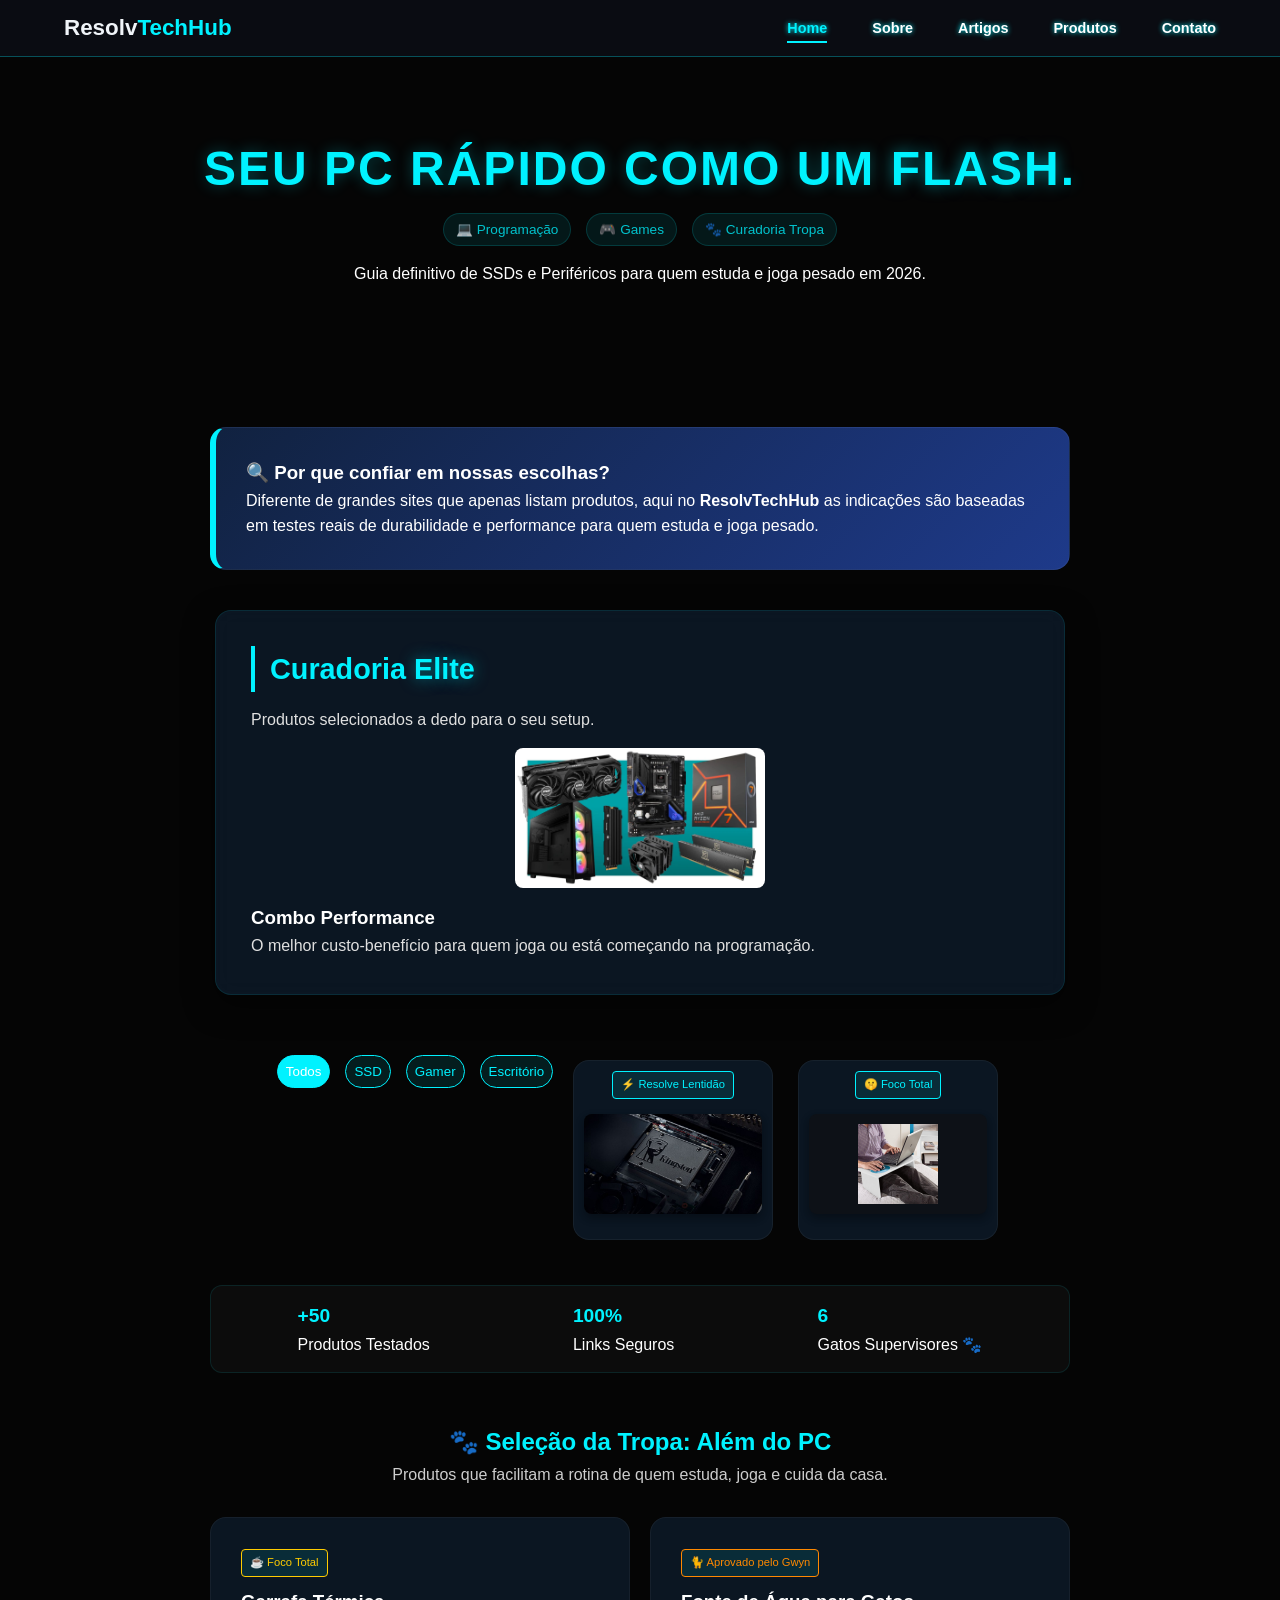
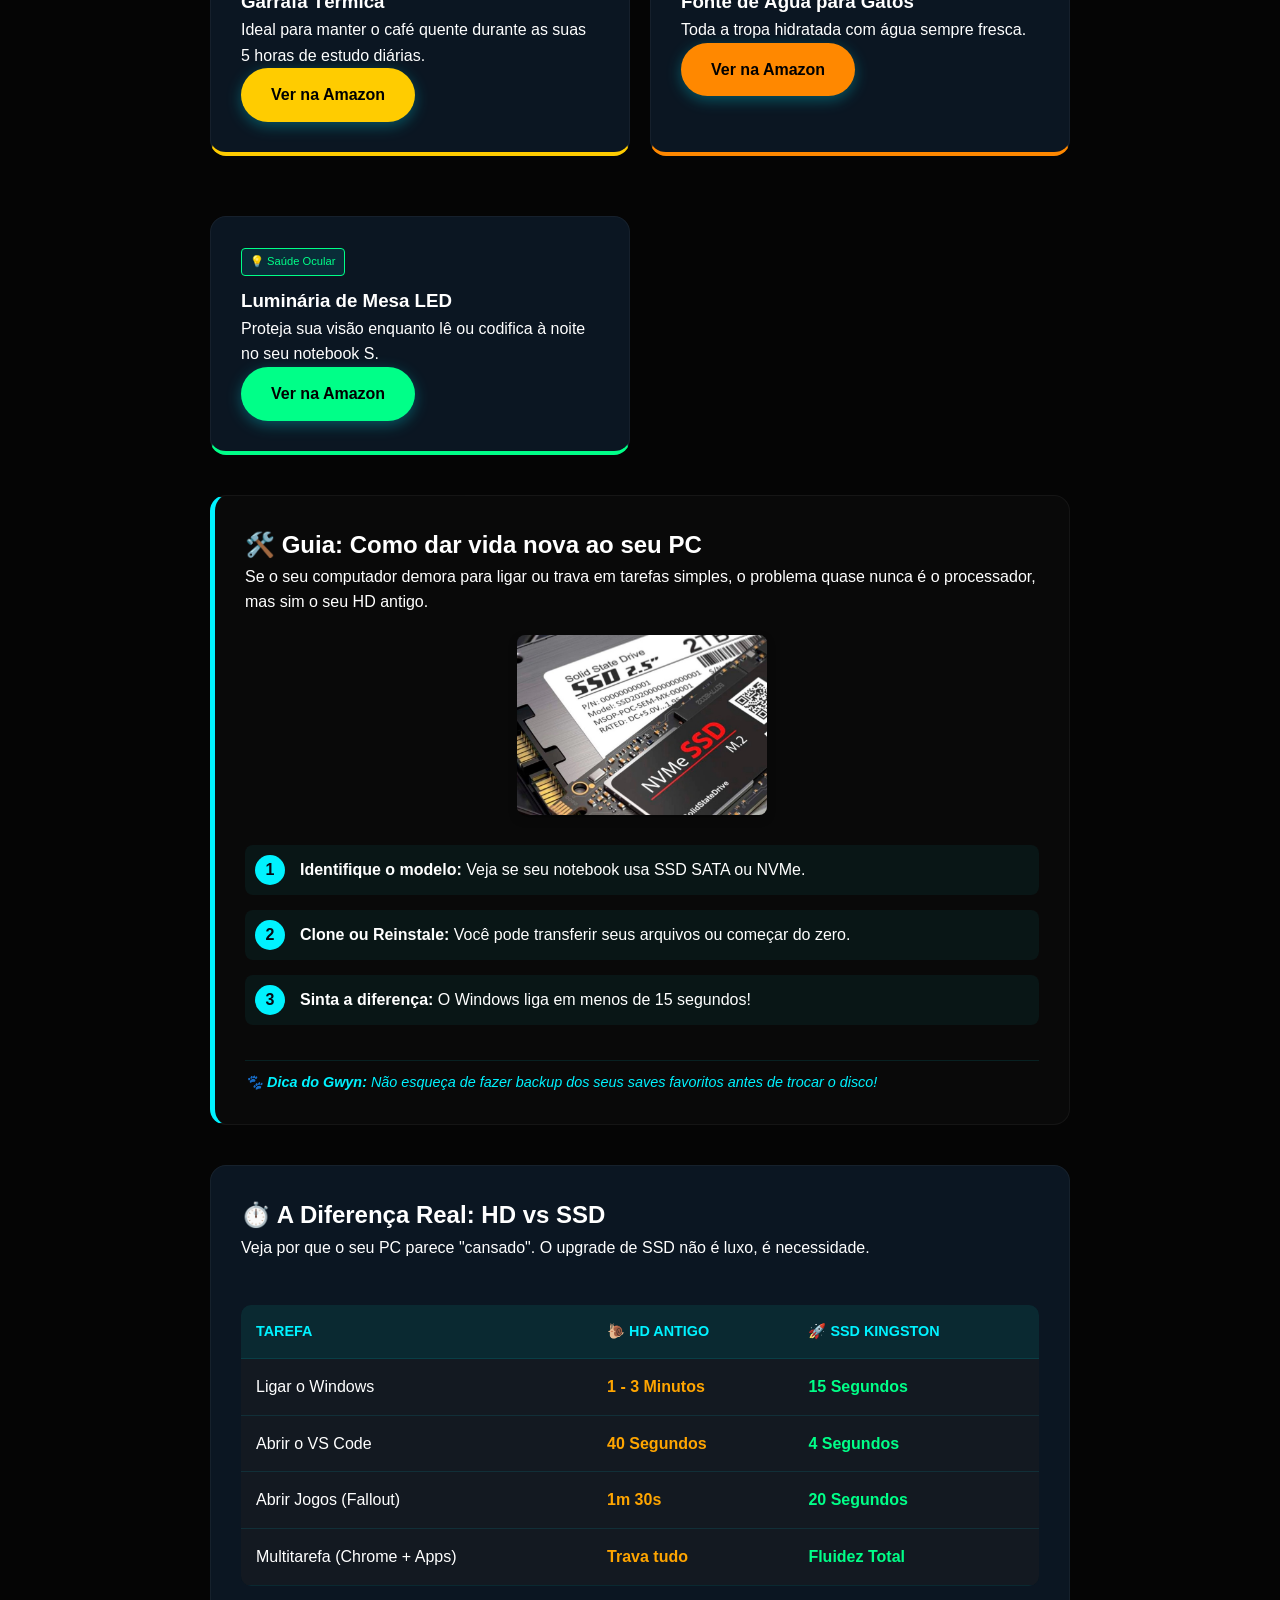
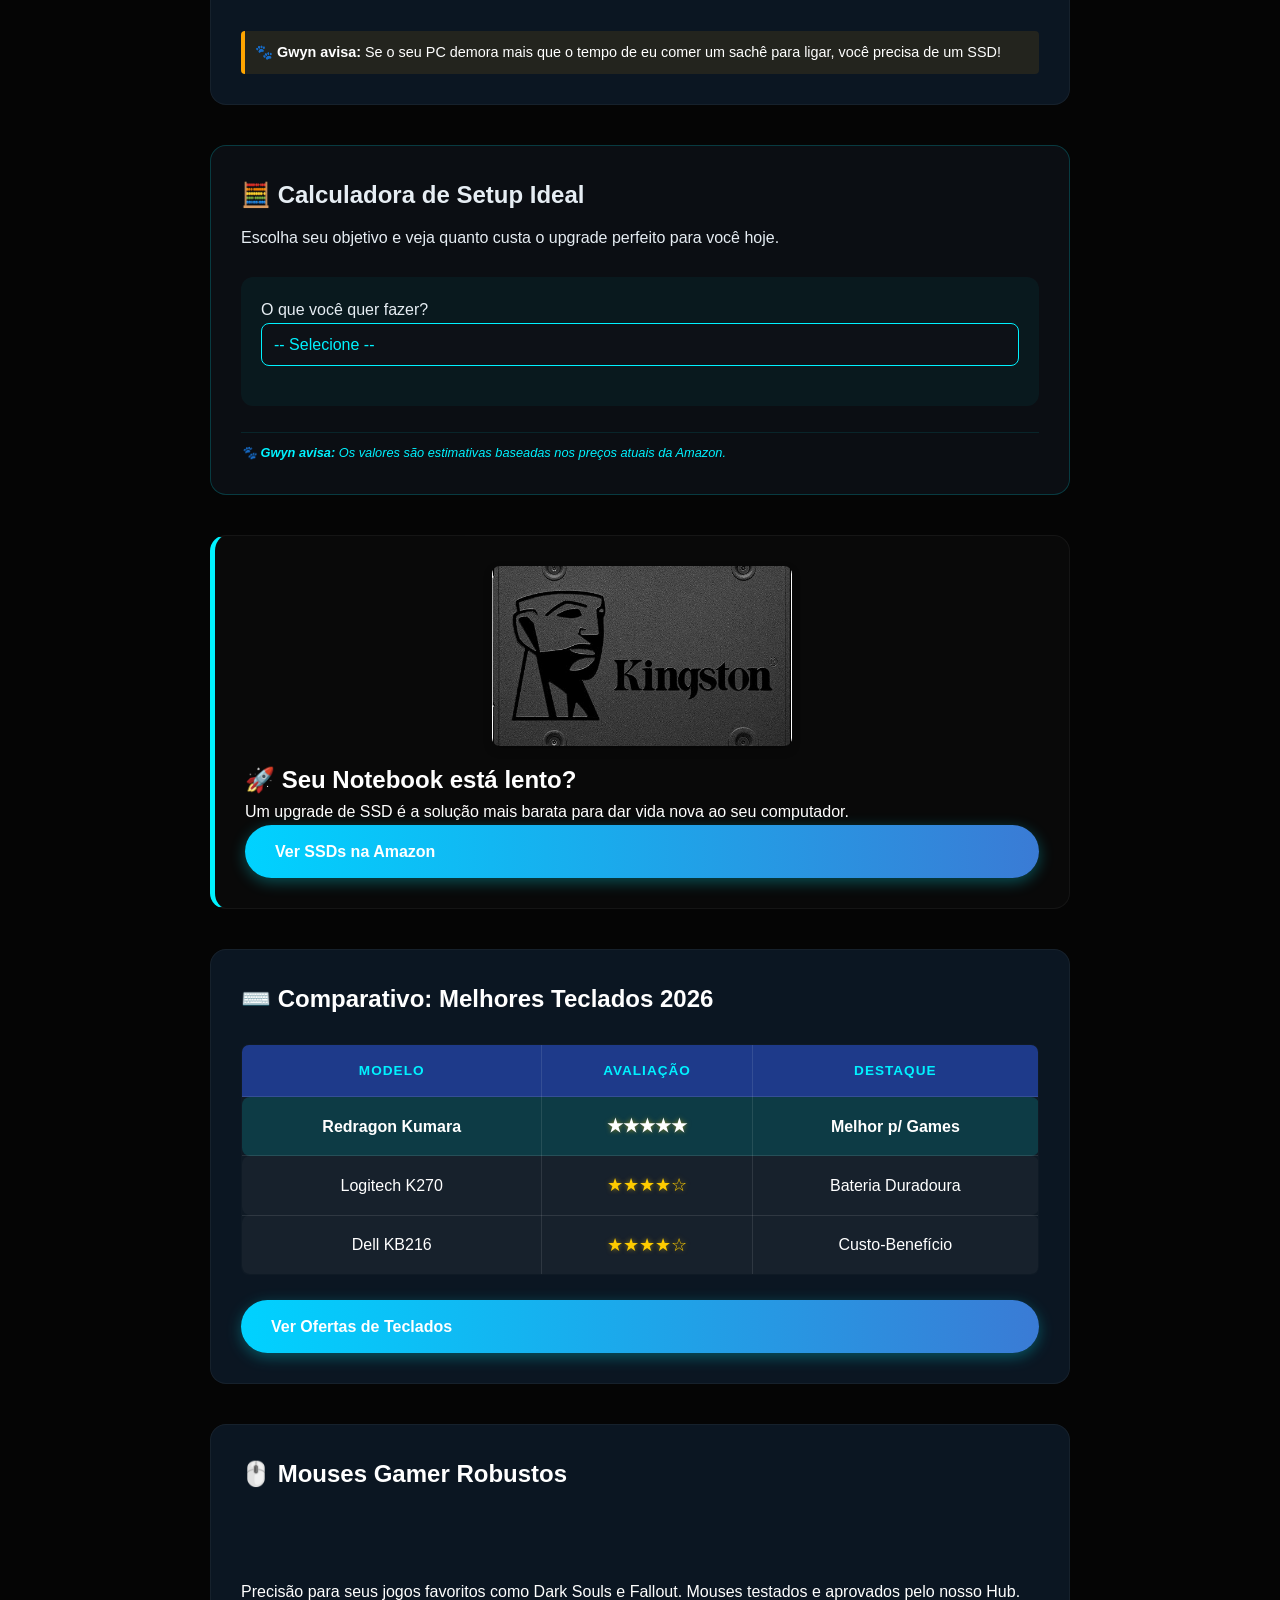
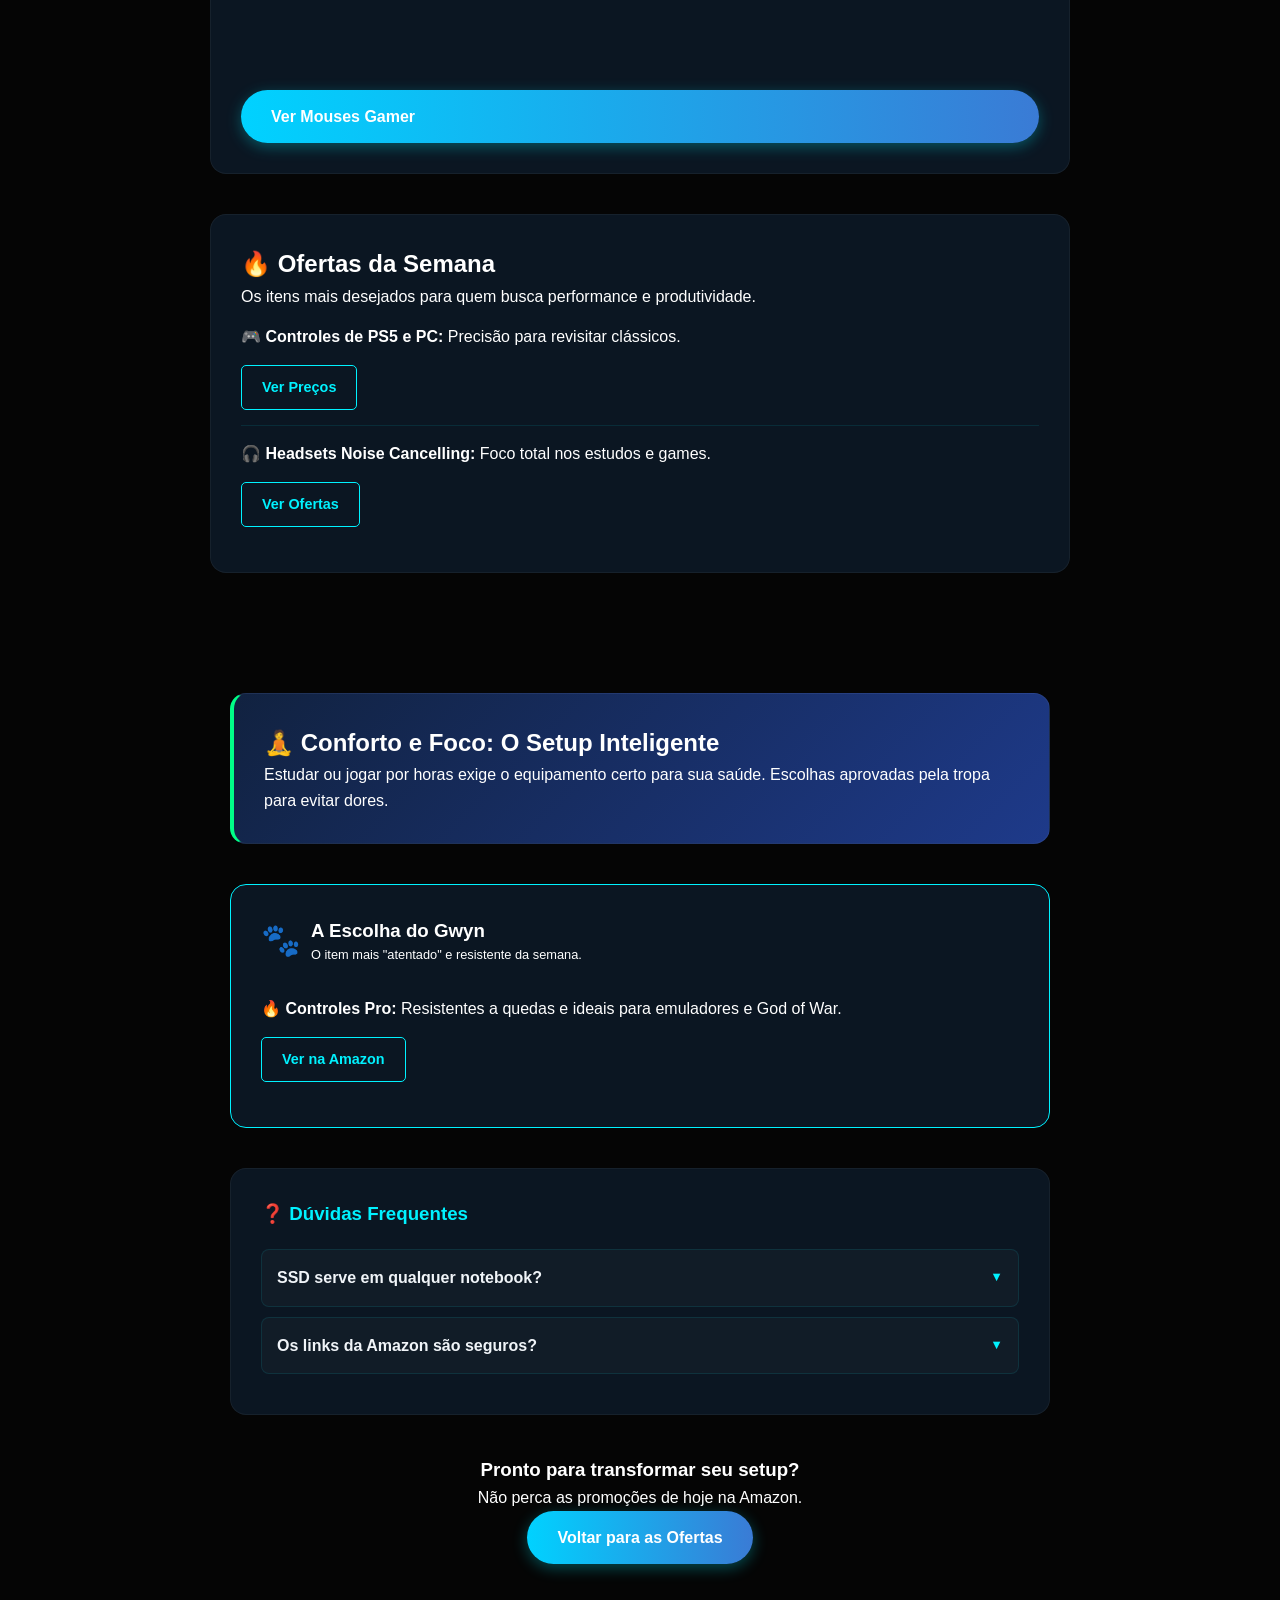
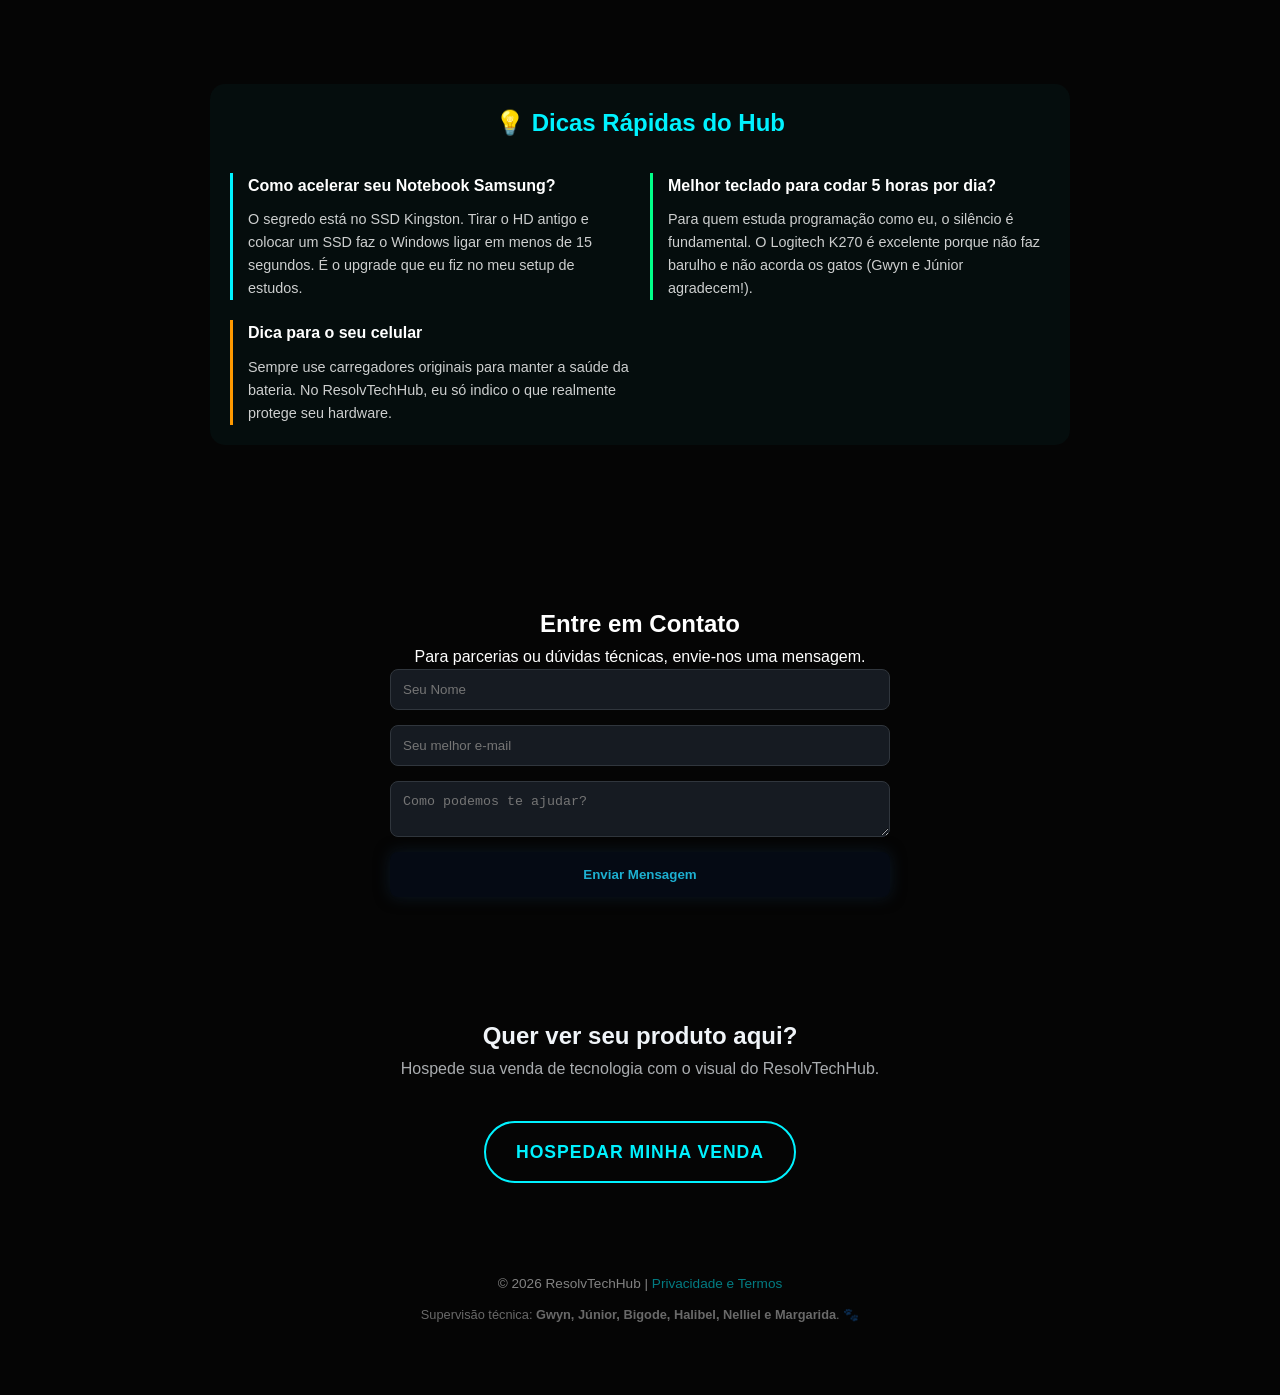
<file: index.html>
<!DOCTYPE html>
<html lang="pt-br">
<head>
    <!-- Google tag (gtag.js) -->
<script async src="https://www.googletagmanager.com/gtag/js?id=G-DLKN8S35VT"></script>
<script>
  window.dataLayer = window.dataLayer || [];
  function gtag(){dataLayer.push(arguments);}
  gtag('js', new Date());

  gtag('config', 'G-DLKN8S35VT');
</script>
    <meta property="og:title" content="ResolvTechHub - Tecnologia sem complicação">
    <meta property="og:description" content="Melhores indicações de SSDs, Mouses e Teclados para 2026.">
    <meta property="og:image" content="link-da-sua-logo.png">
    <meta property="og:url" content="https://resolvtechhub.com">
    <meta name="description" content="ResolvTechHub: Dicas de hardware, periféricos gamer e soluções de tecnologia para o seu dia a dia.">
    <meta name="keywords" content="SSD, Mouse Gamer, Teclado, Tecnologia, ResolvTechHub">
    <meta name="author" content="Seu Nome">
    <meta charset="UTF-8">
    <meta name="viewport" content="width=device-width, initial-scale=1.0">
    <title>ResolvTechHub - Tecnologia sem complicação</title>
    <link rel="stylesheet" href="css/style.css"> 
    <link rel="icon" type="image/png" href="Logotipo Startup Tecnologia Moderno Azul e Roxo.png">
</head>
<body>
 <nav class="nav-container">
    <div class="logo">Resolv<span>TechHub</span></div>
    <ul class="nav-links">
        <li><a href="index.html" class="active">Home</a></li>
        <li><a href="sobre.html">Sobre</a></li>
        <li><a href="artigos.html">Artigos</a></li> <li><a href="produtos.html">Produtos</a></li>
        <li><a href="index.html#contato">Contato</a></li>
    </ul>
</nav>

<header class="hero">
    <div class="hero-content">
        <h1>SEU PC RÁPIDO COMO UM <span class="highlight">FLASH</span>.</h1>
        <div class="hero-icons">
            <span>💻 Programação</span>
            <span>🎮 Games</span>
            <span>🐾 Curadoria Tropa</span>
        </div>
        <p>Guia definitivo de SSDs e Periféricos para quem estuda e joga pesado em 2026.</p>
        </div>
</header>

<div class="progress-container">
    <div class="progress-bar" id="myBar"></div>
</div>

    <div class="container">
        <div class="card info-box">
            <h3>🔍 Por que confiar em nossas escolhas?</h3>
            <p>Diferente de grandes sites que apenas listam produtos, aqui no <strong>ResolvTechHub</strong> as indicações são baseadas em testes reais de durabilidade e performance para quem estuda e joga pesado.</p>
        </div>

<section id="servicos" class="card-informativo">
    <h2>Curadoria <span class="highlight">Elite</span></h2>
    <p>Produtos selecionados a dedo para o seu setup.</p>
    
    <div class="produtos-grid">
        <div class="produto-card">
            <img src="img/parts.png" alt="Hardware" class="img-produto-card">
            <h3>Combo Performance</h3>
            <p>O melhor custo-benefício para quem joga ou está começando na programação.</p>
        </div>
    </div>
</section>

        <div id="area-produtos">
        <div class="filtros-container">
            <button class="btn-filtro active" onclick="filtrar('todos')">Todos</button>
            <button class="btn-filtro" onclick="filtrar('ssd')">SSD</button>
            <button class="btn-filtro" onclick="filtrar('gamer')">Gamer</button>
            <button class="btn-filtro" onclick="filtrar('escritorio')">Escritório</button>
            <div class="card item-tech ssd">
    <span class="badge-beneficio">⚡ Resolve Lentidão</span>
    <img src="img/ssd-kingston.jpg" class="img-produto">
    </div>

<div class="card item-tech escritorio">
    <span class="badge-beneficio">🤫 Foco Total</span>
    <img src="img/artely-mesa-notebook-03_640x640+fill_ffffff.jpg" class="img-produto">
    </div>
        </div>

        <div class="stats-bar">
    <div class="stat-item"><span>+50</span> Produtos Testados</div>
    <div class="stat-item"><span>100%</span> Links Seguros</div>
    <div class="stat-item"><span>6</span> Gatos Supervisores 🐾</div>
</div>

<section class="lifestyle-section" style="margin-top: 50px;">
    <h2 style="text-align: center; color: var(--ciano);">🐾 Seleção da Tropa: Além do PC</h2>
    <p style="text-align: center; opacity: 0.8;">Produtos que facilitam a rotina de quem estuda, joga e cuida da casa.</p>

    <div class="container-cards" style="display: grid; grid-template-columns: repeat(auto-fit, minmax(280px, 1fr)); gap: 20px; margin-top: 30px;">
        
        <div class="card" style="border-bottom: 4px solid #ffcc00;">
            <div class="badge-beneficio" style="color: #ffcc00; border-color: #ffcc00;">☕ Foco Total</div>
            <h3>Garrafa Térmica</h3>
            <p>Ideal para manter o café quente durante as suas 5 horas de estudo diárias.</p>
            <a href="https://amzn.to/3OPNeGq" target="_blank" class="btn" style="background: #ffcc00; color: #000;">Ver na Amazon</a>
        </div>

        <div class="card" style="border-bottom: 4px solid #ff8800;">
            <div class="badge-beneficio" style="color: #ff8800; border-color: #ff8800;">🐈 Aprovado pelo Gwyn</div>
            <h3>Fonte de Água para Gatos</h3>
            <p>Toda a tropa hidratada com água sempre fresca.</p>
            <a href="https://amzn.to/46DUHys" target="_blank" class="btn" style="background: #ff8800; color: #000;">Ver na Amazon</a>
        </div>

        <div class="card" style="border-bottom: 4px solid #00ff88;">
            <div class="badge-beneficio" style="color: #00ff88; border-color: #00ff88;">💡 Saúde Ocular</div>
            <h3>Luminária de Mesa LED</h3>
            <p>Proteja sua visão enquanto lê ou codifica à noite no seu notebook S.</p>
            <a href="https://amzn.to/3OPel4r" target="_blank" class="btn" style="background: #00ff88; color: #000;">Ver na Amazon</a>
        </div>

    </div>
</section>
    
       <div class="card item-tech ssd" id="guia-upgrade">
            <h2>🛠️ Guia: Como dar vida nova ao seu PC</h2>
            <p>Se o seu computador demora para ligar ou trava em tarefas simples, o problema quase nunca é o processador, mas sim o seu HD antigo.</p>
            
            <div class="passos-container">
                <img src="img/5-1.jpg" alt="Instalando SSD Kingston" class="img-produto" style="max-width: 250px;">
                <div class="passo">
                    <span>1</span>
                    <p><strong>Identifique o modelo:</strong> Veja se seu notebook usa SSD SATA ou NVMe.</p>
                </div>
                <div class="passo">
                    <span>2</span>
                    <p><strong>Clone ou Reinstale:</strong> Você pode transferir seus arquivos ou começar do zero.</p>
                </div>
                <div class="passo">
                    <span>3</span>
                    <p><strong>Sinta a diferença:</strong> O Windows liga em menos de 15 segundos!</p>
                </div>
            </div>
            
            <p class="dica-gwyn">🐾 <strong>Dica do Gwyn:</strong> Não esqueça de fazer backup dos seus saves favoritos antes de trocar o disco!</p>
        </div>

        <div class="card item-tech" id="comparativo-velocidade">
    <h2>⏱️ A Diferença Real: HD vs SSD</h2>
    <p>Veja por que o seu PC parece "cansado". O upgrade de SSD não é luxo, é necessidade.</p>
    
    <div class="tabela-container">
        <table class="tabela-comparativa">
            <thead>
                <tr>
                    <th>Tarefa</th>
                    <th class="col-hd">🐌 HD Antigo</th>
                    <th class="col-ssd">🚀 SSD Kingston</th>
                </tr>
            </thead>
            <tbody>
                <tr>
                    <td>Ligar o Windows</td>
                    <td class="tempo-lento">1 - 3 Minutos</td>
                    <td class="tempo-rapido">15 Segundos</td>
                </tr>
                <tr>
                    <td>Abrir o VS Code</td>
                    <td class="tempo-lento">40 Segundos</td>
                    <td class="tempo-rapido">4 Segundos</td>
                </tr>
                <tr>
                    <td>Abrir Jogos (Fallout)</td>
                    <td class="tempo-lento">1m 30s</td>
                    <td class="tempo-rapido">20 Segundos</td>
                </tr>
                <tr>
                    <td>Multitarefa (Chrome + Apps)</td>
                    <td class="tempo-lento">Trava tudo</td>
                    <td class="tempo-rapido">Fluidez Total</td>
                </tr>
            </tbody>
        </table>
    </div>
    
    <div class="alerta-gwyn">
        <p>🐾 <strong>Gwyn avisa:</strong> Se o seu PC demora mais que o tempo de eu comer um sachê para ligar, você precisa de um SSD!</p>
    </div>
</div>

        
        <div class="card item-tech" id="calculadora-setup">
            <h2>🧮 Calculadora de Setup Ideal</h2>
            <p>Escolha seu objetivo e veja quanto custa o upgrade perfeito para você hoje.</p>
            
            <div class="calculadora-form">
                <label for="objetivo">O que você quer fazer?</label>
                <select id="objetivo" onchange="calcularSetup()">
                    <option value="selecione">-- Selecione --</option>
                    <option value="estudo">Estudar e Trabalhar (Foco em Agilidade)</option>
                    <option value="gamer">Jogar (Foco em Performance)</option>
                    <option value="gamer-completo">Setup Gamer Completo (O Máximo do Hub)</option>
                    <option value="completo">Setup Completo (Vida Nova ao PC)</option>

                </select>

                <div id="resultado-calculo" class="resultado-box hidden">
                    <h4>Seu Kit Recomendado:</h4>
                    <p id="texto-kit"></p>
                    <p class="preco-estimado">Investimento aprox: <span id="valor-kit">R$ 0,00</span></p>
                    <a href="#area-produtos" class="btn-pequeno">Ver Produtos no Hub</a>
                </div>
            </div>
            <p class="dica-gwyn" style="font-size: 0.8rem;">🐾 <strong>Gwyn avisa:</strong> Os valores são estimativas baseadas nos preços atuais da Amazon.</p>
        </div>

        <div class="card item-tech ssd" id="guia-upgrade">
            <img src="img/81+9rUcRVTL._AC_SX522_.jpg" alt="SSD Kingston A400" class="img-produto">
            <h2>🚀 Seu Notebook está lento?</h2>
            <p>Um upgrade de SSD é a solução mais barata para dar vida nova ao seu computador.</p>
            <a href="https://amzn.to/4beGFpD" class="btn" target="_blank">Ver SSDs na Amazon</a>
        </div>

        <div class="card item-tech gamer escritorio" id="teclados">
            <h2>⌨️ Comparativo: Melhores Teclados 2026</h2>
            <table class="tabela-tech">
                <thead>
                    <tr>
                        <th>Modelo</th>
                        <th>Avaliação</th>
                        <th>Destaque</th>
                    </tr>
                </thead>
                <tbody>
                    <tr class="destaque-linha">
                        <td><strong>Redragon Kumara</strong></td>
                        <td class="estrelas">★★★★★</td>
                        <td>Melhor p/ Games</td>
                    </tr>
                    <tr>
                        <td>Logitech K270</td>
                        <td class="estrelas">★★★★☆</td>
                        <td>Bateria Duradoura</td>
                    </tr>
                    <tr>
                        <td>Dell KB216</td>
                        <td class="estrelas">★★★★☆</td>
                        <td>Custo-Benefício</td>
                    </tr>
                </tbody>
            </table>
            <a href="https://amzn.to/4cnLApg" class="btn" target="_blank">Ver Ofertas de Teclados</a>
        </div>

        <div class="card item-tech gamer" id="mouses">
            <h2>🖱️ Mouses Gamer Robustos</h2>
            <p>Precisão para seus jogos favoritos como Dark Souls e Fallout. Mouses testados e aprovados pelo nosso Hub.</p>
            <a href="https://amzn.to/4r5F8XO" class="btn" target="_blank">Ver Mouses Gamer</a>
        </div>

        <div class="card" id="ofertas">
            <h2>🔥 Ofertas da Semana</h2>
            <p>Os itens mais desejados para quem busca performance e produtividade.</p>
            
            <div class="oferta-item">
                <p>🎮 <strong>Controles de PS5 e PC:</strong> Precisão para revisitar clássicos.</p>
                <a href="https://amzn.to/4coWuLr" class="btn-pequeno" target="_blank">Ver Preços</a>
            </div>

            <div class="oferta-item">
                <p>🎧 <strong>Headsets Noise Cancelling:</strong> Foco total nos estudos e games.</p>
                <a href="https://amzn.to/4sk0cdW" class="btn-pequeno" target="_blank">Ver Ofertas</a>
            </div>
        </div>

        <section id="ergonomia" class="container">
    <div class="card info-box" style="border-left: 4px solid #00ff88;">
        <h2>🧘 Conforto e Foco: O Setup Inteligente</h2>
        <p>Estudar ou jogar por horas exige o equipamento certo para sua saúde. Escolhas aprovadas pela tropa para evitar dores.</p>
    </div>

   <div class="card" id="escolha-tropa" style="border: 1px solid var(--ciano);">
    <div style="display: flex; align-items: center; gap: 10px;">
        <span style="font-size: 2rem;">🐾</span>
        <div>
            <h3>A Escolha do Gwyn</h3>
            <p style="font-size: 0.8rem;">O item mais "atentado" e resistente da semana.</p>
        </div>
    </div>
    <div class="oferta-item" style="margin-top: 15px;">
        <p>🔥 <strong>Controles Pro:</strong> Resistentes a quedas e ideais para emuladores e God of War.</p>
        <a href="https://amzn.to/40KsWkc" class="btn-pequeno" target="_blank">Ver na Amazon</a>
    </div>
</div>

        <div class="card" id="faq">
            <h3>❓ Dúvidas Frequentes</h3>
            <details>
                <summary>SSD serve em qualquer notebook?</summary>
                <p>A maioria aceita SATA ou NVMe. Verifique o seu modelo!</p>
            </details>
            <details>
                <summary>Os links da Amazon são seguros?</summary>
                <p>Sim! Você compra direto na plataforma oficial da Amazon.</p>
            </details>
        </div>

        <div style="text-align: center; margin: 40px 0;">
            <h3>Pronto para transformar seu setup?</h3>
            <p>Não perca as promoções de hoje na Amazon.</p>
            <a href="#ssd" class="btn">Voltar para as Ofertas</a>
        </div>

    </div> 

    <section class="dicas-seo" style="margin-top: 60px; padding: 20px; background: rgba(0, 242, 255, 0.03); border-radius: 15px;">
    <h2 style="color: var(--ciano); text-align: center;">💡 Dicas Rápidas do Hub</h2>
    
    <div style="display: grid; grid-template-columns: repeat(auto-fit, minmax(300px, 1fr)); gap: 20px; margin-top: 30px;">
        
        <div style="border-left: 3px solid var(--ciano); padding-left: 15px;">
            <h4 style="margin-bottom: 10px;">Como acelerar seu Notebook Samsung?</h4>
            <p style="font-size: 0.9rem; opacity: 0.8;">
                O segredo está no SSD Kingston. Tirar o HD antigo e colocar um SSD faz o Windows ligar em menos de 15 segundos. É o upgrade que eu fiz no meu setup de estudos.
            </p>
        </div>

        <div style="border-left: 3px solid #00ff88; padding-left: 15px;">
            <h4 style="margin-bottom: 10px;">Melhor teclado para codar 5 horas por dia?</h4>
            <p style="font-size: 0.9rem; opacity: 0.8;">
                Para quem estuda programação como eu, o silêncio é fundamental. O Logitech K270 é excelente porque não faz barulho e não acorda os gatos (Gwyn e Júnior agradecem!).
            </p>
        </div>

        <div style="border-left: 3px solid #ff9900; padding-left: 15px;">
            <h4 style="margin-bottom: 10px;">Dica para o seu celular</h4>
            <p style="font-size: 0.9rem; opacity: 0.8;">
                Sempre use carregadores originais para manter a saúde da bateria. No ResolvTechHub, eu só indico o que realmente protege seu hardware.
            </p>
        </div>

    </div>
</section>

<section id="contato" class="container">
    <h2>Entre em <span class="destaque">Contato</span></h2>
    <p>Para parcerias ou dúvidas técnicas, envie-nos uma mensagem.</p>
   
    <form action="https://formspree.io/f/mnjgnpdl" method="POST" class="contato-form">
        <input type="text" name="nome" placeholder="Seu Nome" required>
        <input type="email" name="email" placeholder="Seu melhor e-mail" required>
        <textarea name="mensagem" placeholder="Como podemos te ajudar?"></textarea>
        
        <button type="submit" class="btn-neon">Enviar Mensagem</button>
    </form>
</section>

</section> 

<div style="text-align: center; margin: 40px 0;">
    <h2 style="color: var(--branco);">Quer ver seu produto aqui?</h2>
    <p style="color: rgba(240, 244, 248, 0.7); margin-bottom: 20px;">Hospede sua venda de tecnologia com o visual do ResolvTechHub.</p>
    
    <a href="#" 
       id="btn-contato"
       class="btn-hospedagem" 
       data-user="resolvtechhub" 
       data-domain="gmail.com"
       style="cursor: pointer;">
        <i class="fas fa-rocket"></i> Hospedar Minha Venda
    </a>
</div>

    <footer>
        <p>&copy; 2026 ResolvTechHub | <a href="politicas.html" style="color: var(--ciano); text-decoration: none;">Privacidade e Termos</a></p>
        <p style="font-size: 0.8rem; margin-top: 10px; opacity: 0.8;">
            Supervisão técnica: <strong>Gwyn, Júnior, Bigode, Halibel, Nelliel e Margarida</strong>. 🐾
        </p>
    </footer>

    <button onclick="topFunction()" id="btnTop" title="Voltar ao topo">↑</button>

<script>
    let mybutton = document.getElementById("btnTop");

    function filtrar(categoria) {
        const itens = document.querySelectorAll('.item-tech');
        const botoes = document.querySelectorAll('.btn-filtro');

        botoes.forEach(btn => {
            btn.classList.remove('active');
            if(btn.innerText.toLowerCase() === categoria) btn.classList.add('active');
        });

        itens.forEach(item => {
            if (categoria === 'todos' || item.classList.contains(categoria)) {
                item.classList.remove('hidden');
            } else {
                item.classList.add('hidden');
            }
        });
    }
    document.addEventListener('DOMContentLoaded', function() {
    const btn = document.getElementById('btn-contato');
    
    if (btn) {
        btn.addEventListener('click', function(e) {
            e.preventDefault(); // Impede o link '#' de pular a página
            
            // Pega as partes do e-mail dos atributos que escondemos
            const user = this.getAttribute('data-user');
            const domain = this.getAttribute('data-domain');
            const subject = encodeURIComponent("Olá! Gostaria de hospedar uma venda. Seguem os dados do produto:");
            
            // Monta o link final e abre o app de e-mail do usuário
            window.location.href = `mailto:${user}@${domain}?subject=${subject}`;
        });
    }
});

    window.onscroll = function() {
        scrollFunction();
        updateProgressBar();
    };

    function scrollFunction() {
        if (document.body.scrollTop > 20 || document.documentElement.scrollTop > 20) {
            mybutton.style.display = "block";
        } else {
            mybutton.style.display = "none";
        }
    }

    function topFunction() {
        document.body.scrollTop = 0; 
        document.documentElement.scrollTop = 0; 
    }

    function updateProgressBar() {
        var winScroll = document.body.scrollTop || document.documentElement.scrollTop;
        var height = document.documentElement.scrollHeight - document.documentElement.clientHeight;
        var scrolled = (winScroll / height) * 100;
        document.getElementById("myBar").style.width = scrolled + "%";
    }
   function calcularSetup() {
    const objetivo = document.getElementById('objetivo').value;
    const resultado = document.getElementById('resultado-calculo');
    const textoKit = document.getElementById('texto-kit');
    const valorKit = document.getElementById('valor-kit');
    const btnHub = document.querySelector('.btn-pequeno');

    if (objetivo === 'selecione') {
        resultado.classList.add('hidden');
        return;
    }

    resultado.classList.remove('hidden');

    if (objetivo === 'estudo') {
        textoKit.innerText = "SSD 480GB + Teclado Silent";
        valorKit.innerText = "R$ 529,90";
        btnHub.href = "combos.html#estudo"; // Pula para o ID estudo
    } else if (objetivo === 'gamer') {
        textoKit.innerText = "Teclado Mecânico + Mouse Pro";
        valorKit.innerText = "R$ 329,47";
        btnHub.href = "combos.html#gamer"; // Pula para o ID gamer
    
    } else if (objetivo === 'gamer-completo') { // NOVA LÓGICA AQUI
        textoKit.innerText = "SSD NVMe + Teclado Mecânico + Mouse 12k DPI";
        valorKit.innerText = "R$ 5.500,60";
        btnHub.href = "combos.html#gamer-completo"; 
    } else if (objetivo === 'completo') {
        textoKit.innerText = "SSD + Teclado + Mouse";
        valorKit.innerText = "R$ 791,80";
        btnHub.href = "combos.html#completo"; // Pula para o ID completo
    }
}
</script>

</body>
</html>
</file>
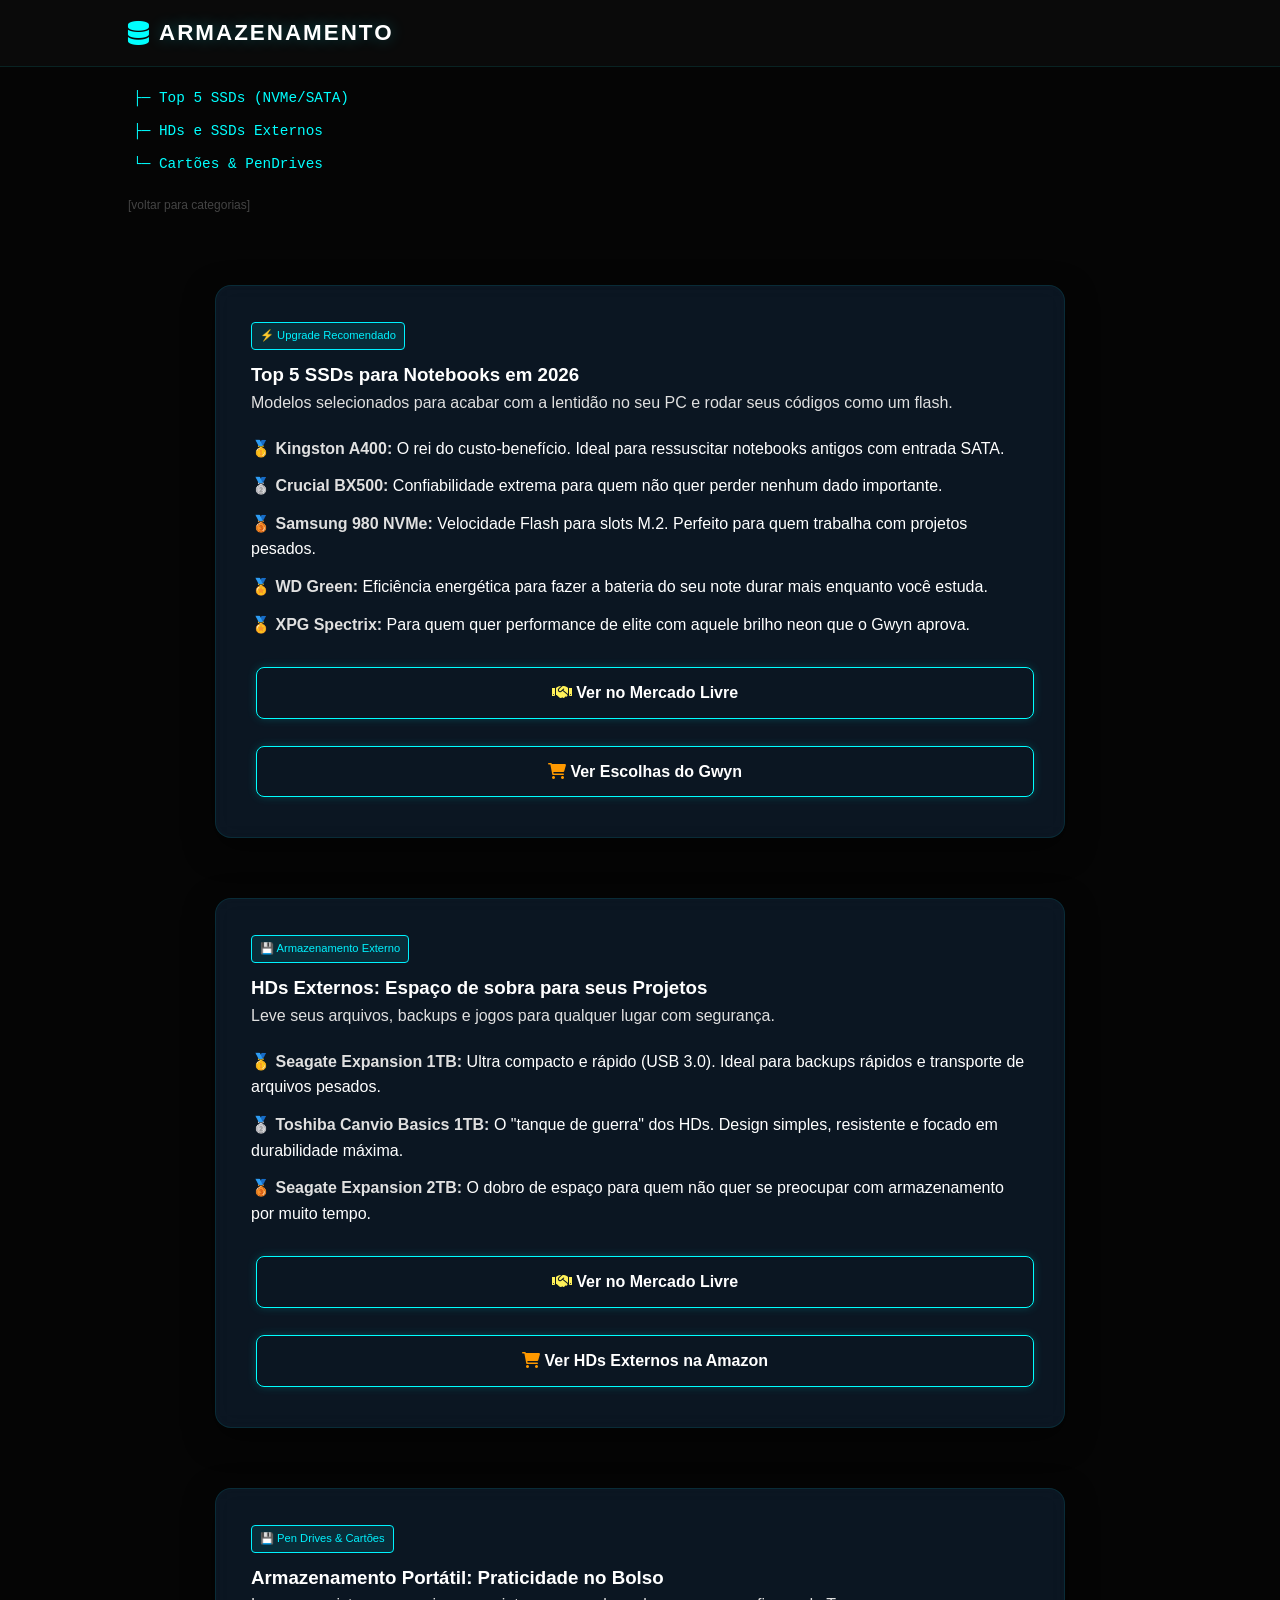
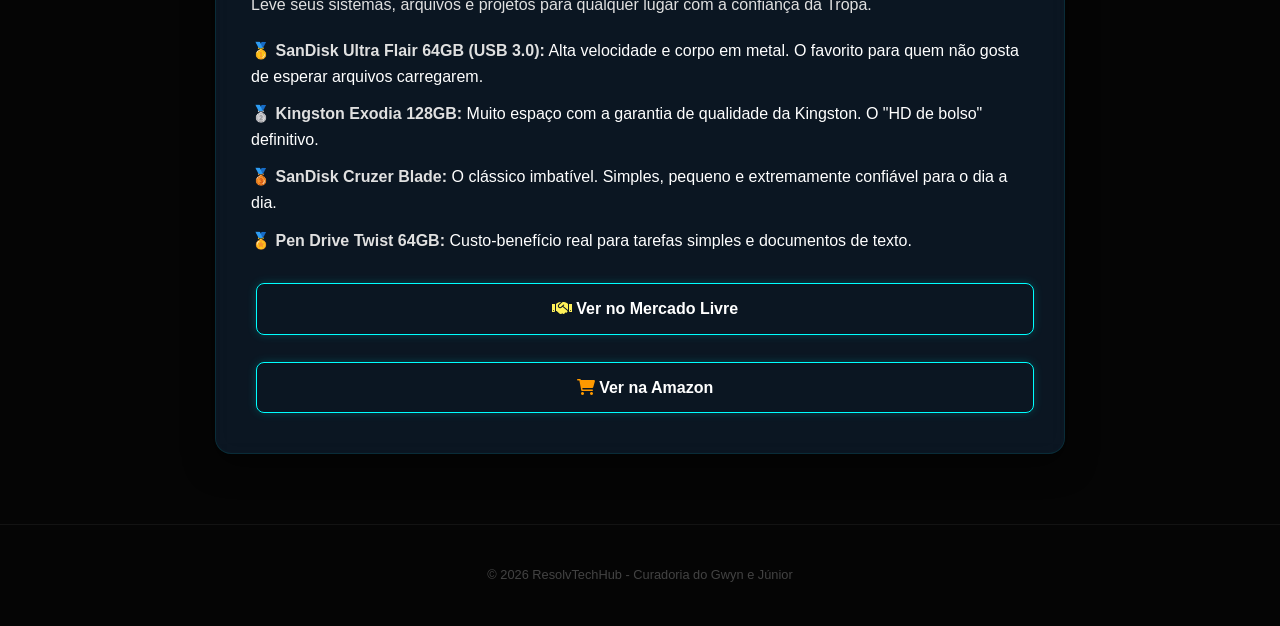
<file: armazenamento.html>
<!DOCTYPE html>
<html lang="pt-br">
<head>
    <meta charset="UTF-8">
    <meta name="viewport" content="width=device-width, initial-scale=1.0">
    <title>Armazenamento - ResolvTechHub</title>
    <link rel="stylesheet" href="https://cdnjs.cloudflare.com/ajax/libs/font-awesome/6.0.0/css/all.min.css">
    <link rel="stylesheet" href="css/style.css"> 
    <link rel="icon" type="image/png" href="Logotipo Startup Tecnologia Moderno Azul e Roxo.png">
</head>
<body id="pagina-categoria">

    <div class="logo-header">
        <i class="fa-solid fa-database"></i>
        <h1>ARMAZENAMENTO</h1>
    </div>

    <nav class="box-tree">
        <ul class="tree-list">
            <li><a href="#ssds"><span>├─</span> Top 5 SSDs (NVMe/SATA)</a></li>
            <li><a href="#armazenamento"><span>├─</span> HDs e SSDs Externos</a></li>
            <li><a href="#pendrives"><span>└─</span> Cartões & PenDrives</a></li>
        </ul>
        <a href="produtos.html" class="voltar-link">[voltar para categorias]</a>
    </nav>

    <main class="container-geral" style="padding: 10px;">
        
        <section id="ssds" class="card-informativo" style="margin-bottom: 60px; border-left: 5px solid var(--ciano);">
            <span class="badge-beneficio">⚡ Upgrade Recomendado</span>
            <h3>Top 5 SSDs para Notebooks em 2026</h3>
            <p>Modelos selecionados para acabar com a lentidão no seu PC e rodar seus códigos como um flash.</p>
            
            <ul style="margin: 20px 0; list-style: none; padding-left: 0;">
                <li style="margin-bottom: 12px;">🥇 <strong>Kingston A400:</strong> O rei do custo-benefício. Ideal para ressuscitar notebooks antigos com entrada SATA.</li>
                <li style="margin-bottom: 12px;">🥈 <strong>Crucial BX500:</strong> Confiabilidade extrema para quem não quer perder nenhum dado importante.</li>
                <li style="margin-bottom: 12px;">🥉 <strong>Samsung 980 NVMe:</strong> Velocidade Flash para slots M.2. Perfeito para quem trabalha com projetos pesados.</li>
                <li style="margin-bottom: 12px;">🏅 <strong>WD Green:</strong> Eficiência energética para fazer a bateria do seu note durar mais enquanto você estuda.</li>
                <li style="margin-bottom: 12px;">🏅 <strong>XPG Spectrix:</strong> Para quem quer performance de elite com aquele brilho neon que o Gwyn aprova.</li>
            </ul>

            <div style="display: flex; flex-direction: column; gap: 12px;">
                <a href="https://meli.la/2X2wnP2" class="btn-loja btn-ml">
                    <i class="fa-solid fa-handshake"></i> Ver no Mercado Livre
                </a>
                <a href="https://www.amazon.com.br/hz/wishlist/ls/1AXJLHOAE70TY?ref_=wl_share" class="btn-loja btn-amazon">
                    <i class="fa-solid fa-cart-shopping"></i> Ver Escolhas do Gwyn
                </a>
            </div>
        </section>

       <section id="armazenamento" class="card-informativo" style="margin-bottom: 60px; border-left: 5px solid #0071b6;">
    <span class="badge-beneficio">💾 Armazenamento Externo</span>
    <h3>HDs Externos: Espaço de sobra para seus Projetos</h3>
    <p>Leve seus arquivos, backups e jogos para qualquer lugar com segurança.</p>
    
    <ul style="margin: 20px 0; list-style: none; padding-left: 0;">
        <li style="margin-bottom: 12px;">🥇 <strong>Seagate Expansion 1TB:</strong> Ultra compacto e rápido (USB 3.0). Ideal para backups rápidos e transporte de arquivos pesados.</li>
        
        <li style="margin-bottom: 12px;">🥈 <strong>Toshiba Canvio Basics 1TB:</strong> O "tanque de guerra" dos HDs. Design simples, resistente e focado em durabilidade máxima.</li>
        
        <li style="margin-bottom: 12px;">🥉 <strong>Seagate Expansion 2TB:</strong> O dobro de espaço para quem não quer se preocupar com armazenamento por muito tempo.</li>
    </ul>

     <div style="display: flex; flex-direction: column; gap: 12px;">
                <a href="https://meli.la/2B9WByV" class="btn-loja btn-ml">
                    <i class="fa-solid fa-handshake"></i> Ver no Mercado Livre

        <a href="https://www.amazon.com.br/hz/wishlist/ls/3K6H6LVRNDC16?ref_=wl_share" class="btn-loja btn-amazon">
            <i class="fa-solid fa-cart-shopping"></i> Ver HDs Externos na Amazon
        </a>
    </div>
</section>

       <section id="pendrives" class="card-informativo" style="margin-bottom: 60px; border-left: 5px solid #e22c2d;">
    <span class="badge-beneficio">💾 Pen Drives & Cartões</span>
    <h3>Armazenamento Portátil: Praticidade no Bolso</h3>
    <p>Leve seus sistemas, arquivos e projetos para qualquer lugar com a confiança da Tropa.</p>
    
    <ul style="margin: 20px 0; list-style: none; padding-left: 0;">
        <li style="margin-bottom: 12px;">🥇 <strong>SanDisk Ultra Flair 64GB (USB 3.0):</strong> Alta velocidade e corpo em metal. O favorito para quem não gosta de esperar arquivos carregarem.</li>
        <li style="margin-bottom: 12px;">🥈 <strong>Kingston Exodia 128GB:</strong> Muito espaço com a garantia de qualidade da Kingston. O "HD de bolso" definitivo.</li>
        <li style="margin-bottom: 12px;">🥉 <strong>SanDisk Cruzer Blade:</strong> O clássico imbatível. Simples, pequeno e extremamente confiável para o dia a dia.</li>
        <li style="margin-bottom: 12px;">🏅 <strong>Pen Drive Twist 64GB:</strong> Custo-benefício real para tarefas simples e documentos de texto.</li>
    </ul>

    <div style="display: flex; flex-direction: column; gap: 12px;">
        <a href="https://meli.la/2LevuKu" class="btn-loja btn-ml">
            <i class="fa-solid fa-handshake"></i> Ver no Mercado Livre
        </a>
        <a href="https://www.amazon.com.br/hz/wishlist/ls/3AZGRE9BCX43O?ref_=wl_share" class="btn-loja btn-amazon">
            <i class="fa-solid fa-cart-shopping"></i> Ver na Amazon
        </a>
    </div>
</section>

    </main>

    <footer style="padding: 40px 0; text-align: center; border-top: 1px solid #222;">
        <p style="color: gray; font-size: 0.8rem;">&copy; 2026 ResolvTechHub - Curadoria do Gwyn e Júnior</p>
    </footer>

</body>
</html>
</file>
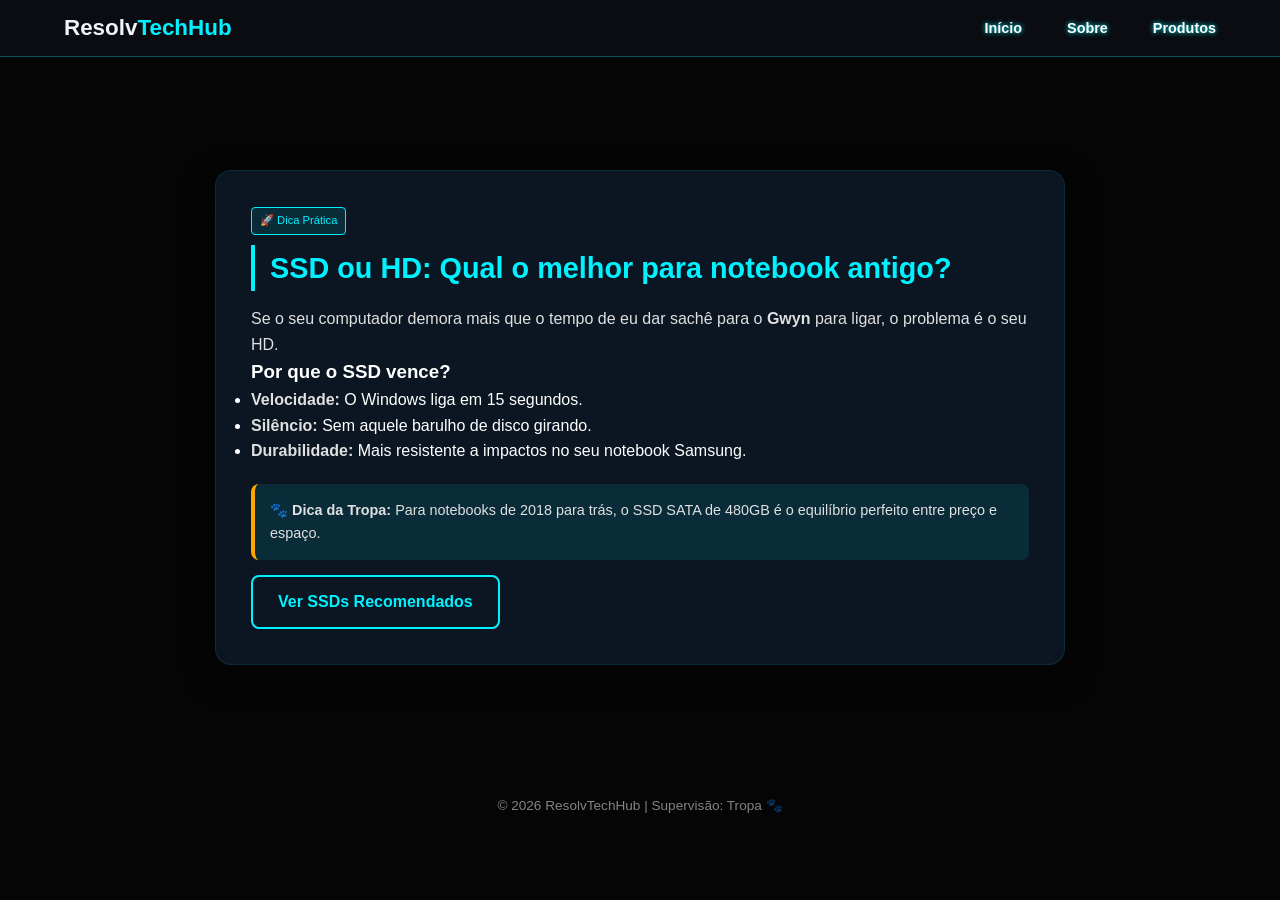
<file: artigo-base.html>
<!DOCTYPE html>
<html lang="pt-br">
<head>
    <meta charset="UTF-8">
    <meta name="viewport" content="width=device-width, initial-scale=1.0">
    <title>SSD ou HD: Qual o melhor? - ResolvTechHub</title>
    <link rel="stylesheet" href="css/style.css"> 
   </head>
    <link rel="icon" type="image/png" href="Logotipo Startup Tecnologia Moderno Azul e Roxo.png">
<body>

<nav class="nav-container">
    <div class="logo">Resolv<span>TechHub</span></div>
    <ul class="nav-links">
        <li><a href="index.html">Início</a></li>
        <li><a href="sobre.html">Sobre</a></li>
        <li><a href="index.html#area-produtos">Produtos</a></li>
    </ul>
</nav>

<main class="container" style="padding-top: 100px;">
    <article class="card-informativo">
        <span class="badge-beneficio">🚀 Dica Prática</span>
        <h2>SSD ou HD: Qual o melhor para notebook antigo?</h2>
        
        <p>Se o seu computador demora mais que o tempo de eu dar sachê para o <strong>Gwyn</strong> para ligar, o problema é o seu HD.</p>
        
        <h3>Por que o SSD vence?</h3>
        <ul>
            <li><strong>Velocidade:</strong> O Windows liga em 15 segundos.</li>
            <li><strong>Silêncio:</strong> Sem aquele barulho de disco girando.</li>
            <li><strong>Durabilidade:</strong> Mais resistente a impactos no seu notebook Samsung.</li>
        </ul>

        <div class="alerta-gwyn" style="background: rgba(0, 242, 255, 0.1); padding: 15px; border-radius: 8px; margin-top: 20px;">
            <p>🐾 <strong>Dica da Tropa:</strong> Para notebooks de 2018 para trás, o SSD SATA de 480GB é o equilíbrio perfeito entre preço e espaço.</p>
        </div>

        <a href="index.html#area-produtos" class="btn-afiliado">Ver SSDs Recomendados</a>
    </article>
</main>

<footer>
    <p>&copy; 2026 ResolvTechHub | Supervisão: Tropa 🐾</p>
</footer>

</body>
</html>
</file>
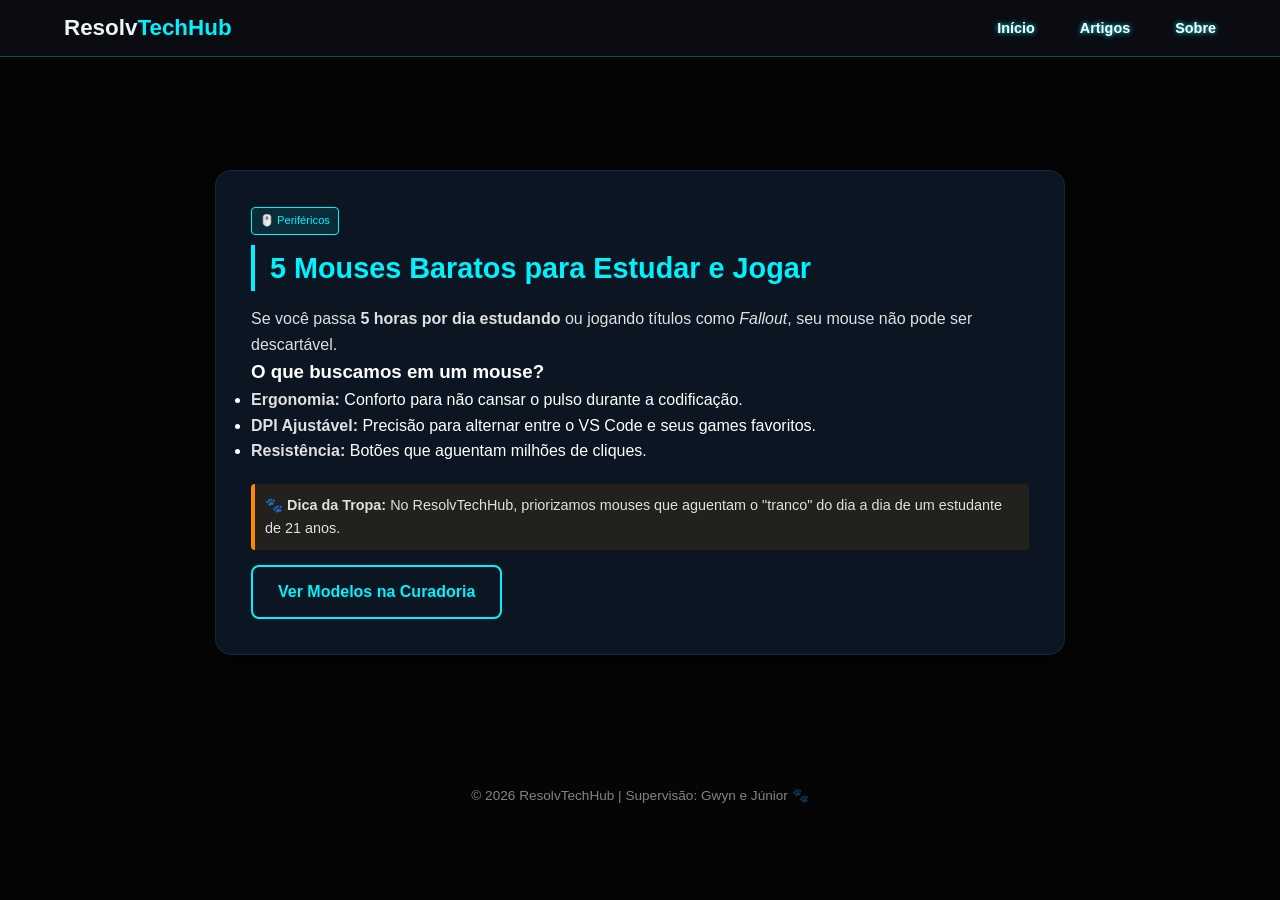
<file: artigo-mouse.html>
<!DOCTYPE html>
<html lang="pt-br">
<head>
    <meta charset="UTF-8">
    <meta name="viewport" content="width=device-width, initial-scale=1.0">
    <title>SSD vs HD: Qual vale a pena? - ResolvTechHub</title>
    <link rel="stylesheet" href="css/style.css">
    <link rel="icon" type="image/png" href="Logotipo Startup Tecnologia Moderno Azul e Roxo.png">
</head>
<body>

<nav class="nav-container">
    <div class="logo">Resolv<span>TechHub</span></div>
    <ul class="nav-links">
        <li><a href="index.html">Início</a></li>
        <li><a href="artigos.html">Artigos</a></li>
        <li><a href="sobre.html">Sobre</a></li>
    </ul>
</nav>

<main class="container" style="padding-top: 100px;">
    <article class="card-informativo">
        <span class="badge-beneficio">🖱️ Periféricos</span>
        <h2>5 Mouses Baratos para Estudar e Jogar</h2>
        
        <p>Se você passa <strong>5 horas por dia estudando</strong> ou jogando títulos como <em>Fallout</em>, seu mouse não pode ser descartável.</p>
        
        <h3>O que buscamos em um mouse?</h3>
        <ul>
            <li><strong>Ergonomia:</strong> Conforto para não cansar o pulso durante a codificação.</li>
            <li><strong>DPI Ajustável:</strong> Precisão para alternar entre o VS Code e seus games favoritos.</li>
            <li><strong>Resistência:</strong> Botões que aguentam milhões de cliques.</li>
        </ul>

        <div class="alerta-gwyn" style="background: rgba(255, 136, 0, 0.1); border-left-color: #ff8800;">
            <p>🐾 <strong>Dica da Tropa:</strong> No ResolvTechHub, priorizamos mouses que aguentam o "tranco" do dia a dia de um estudante de 21 anos.</p>
        </div>

        <a href="index.html#mouses" class="btn-afiliado">Ver Modelos na Curadoria</a>
    </article>
</main>

<footer>
    <p>&copy; 2026 ResolvTechHub | Supervisão: Gwyn e Júnior 🐾</p>
</footer>

</body>
</html>
</file>
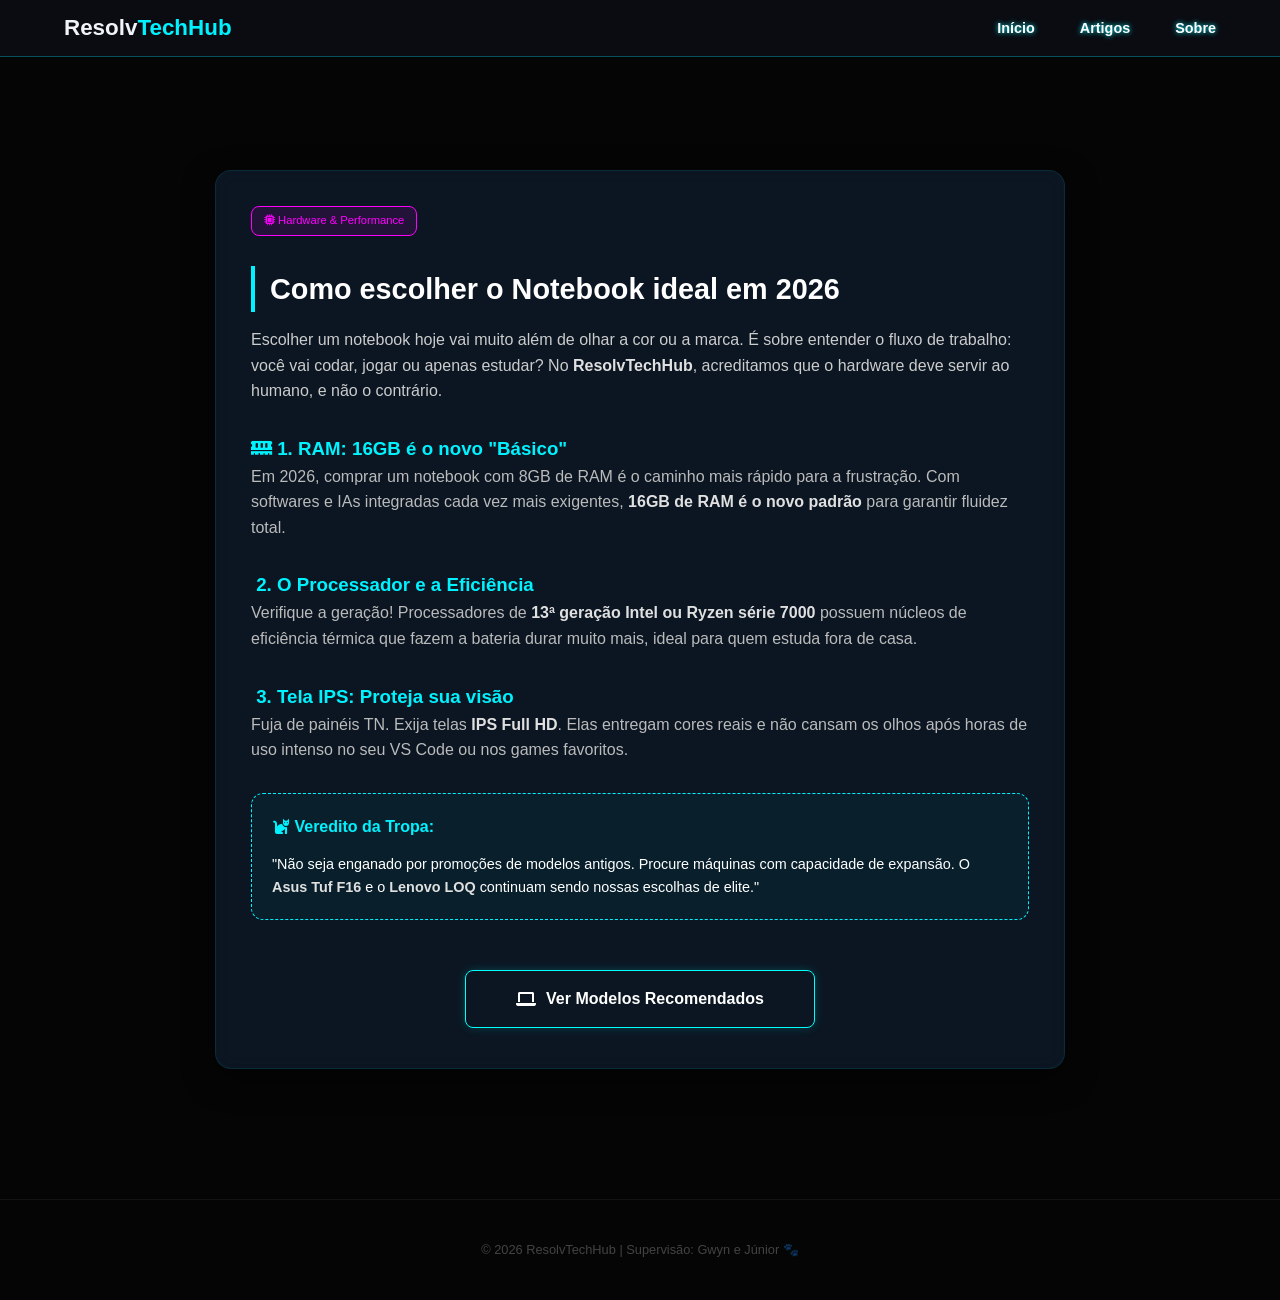
<file: artigo-notebook.html>
<!DOCTYPE html>
<html lang="pt-br">
<head>
    <meta charset="UTF-8">
    <meta name="viewport" content="width=device-width, initial-scale=1.0">
    <title>Como escolher um notebook em 2026 - ResolvTechHub</title>
    <link rel="stylesheet" href="https://cdnjs.cloudflare.com/ajax/libs/font-awesome/6.0.0/css/all.min.css">
    <link rel="stylesheet" href="css/style.css">
    <link rel="icon" type="image/png" href="Logotipo Startup Tecnologia Moderno Azul e Roxo.png">
</head>
<body>

<nav class="nav-container">
    <div class="logo">Resolv<span>TechHub</span></div>
    <ul class="nav-links">
        <li><a href="index.html">Início</a></li>
        <li><a href="artigos.html">Artigos</a></li>
        <li><a href="sobre.html">Sobre</a></li>
    </ul>
</nav>

<main class="container" style="padding-top: 100px; padding-left: 15px; padding-right: 15px;">
    <article class="card-informativo" style="margin-bottom: 80px; border-left: 5px solid #ff00ff;">
        <span class="badge-beneficio" style="background: rgba(255, 0, 255, 0.1); color: #ff00ff; border: 1px solid #ff00ff; padding: 5px 12px; border-radius: 8px;">
            <i class="fa-solid fa-microchip"></i> Hardware & Performance
        </span>
        
        <h2 style="color: #fff; margin-top: 20px; font-size: 1.8rem;">Como escolher o Notebook ideal em 2026</h2>
        
        <p style="color: #ccc; line-height: 1.6; margin-top: 15px;">Escolher um notebook hoje vai muito além de olhar a cor ou a marca. É sobre entender o fluxo de trabalho: você vai codar, jogar ou apenas estudar? No <strong>ResolvTechHub</strong>, acreditamos que o hardware deve servir ao humano, e não o contrário.</p>

        <h3 style="color: var(--ciano); margin-top: 30px;"><i class="fa-solid fa-memory"></i> 1. RAM: 16GB é o novo "Básico"</h3>
        <p style="color: #bbb;">Em 2026, comprar um notebook com 8GB de RAM é o caminho mais rápido para a frustração. Com softwares e IAs integradas cada vez mais exigentes, <strong>16GB de RAM é o novo padrão</strong> para garantir fluidez total.</p>

        <h3 style="color: var(--ciano); margin-top: 30px;"><i class="fa-solid fa-cpu"></i> 2. O Processador e a Eficiência</h3>
        <p style="color: #bbb;">Verifique a geração! Processadores de <strong>13ª geração Intel ou Ryzen série 7000</strong> possuem núcleos de eficiência térmica que fazem a bateria durar muito mais, ideal para quem estuda fora de casa.</p>

        <h3 style="color: var(--ciano); margin-top: 30px;"><i class="fa-solid fa-display"></i> 3. Tela IPS: Proteja sua visão</h3>
        <p style="color: #bbb;">Fuja de painéis TN. Exija telas <strong>IPS Full HD</strong>. Elas entregam cores reais e não cansam os olhos após horas de uso intenso no seu VS Code ou nos games favoritos.</p>

        <div class="card" style="background: rgba(0, 255, 255, 0.05); border: 1px dashed var(--ciano); padding: 20px; border-radius: 12px; margin-top: 30px;">
            <h4 style="color: var(--ciano); margin-bottom: 15px;"><i class="fa-solid fa-cat"></i> Veredito da Tropa:</h4>
            <p style="color: #fff; font-size: 0.9rem; line-height: 1.5;">
                "Não seja enganado por promoções de modelos antigos. Procure máquinas com capacidade de expansão. O <strong>Asus Tuf F16</strong> e o <strong>Lenovo LOQ</strong> continuam sendo nossas escolhas de elite."
            </p>
        </div>

        <div style="margin-top: 40px; display: flex; flex-direction: column; align-items: center;">
            <a href="notebooks.html" class="btn-loja btn-ml" style="display: flex; align-items: center; justify-content: center; gap: 10px; padding: 15px 30px; width: 100%; max-width: 350px; text-decoration: none;">
                <i class="fa-solid fa-laptop"></i> Ver Modelos Recomendados
            </a>
        </div>
    </article>
</main>

<footer style="padding: 40px 0; text-align: center; border-top: 1px solid #222; margin-top: 50px;">
    <p style="color: gray; font-size: 0.8rem;">&copy; 2026 ResolvTechHub | Supervisão: Gwyn e Júnior 🐾</p>
</footer>

</body>
</html>
</file>
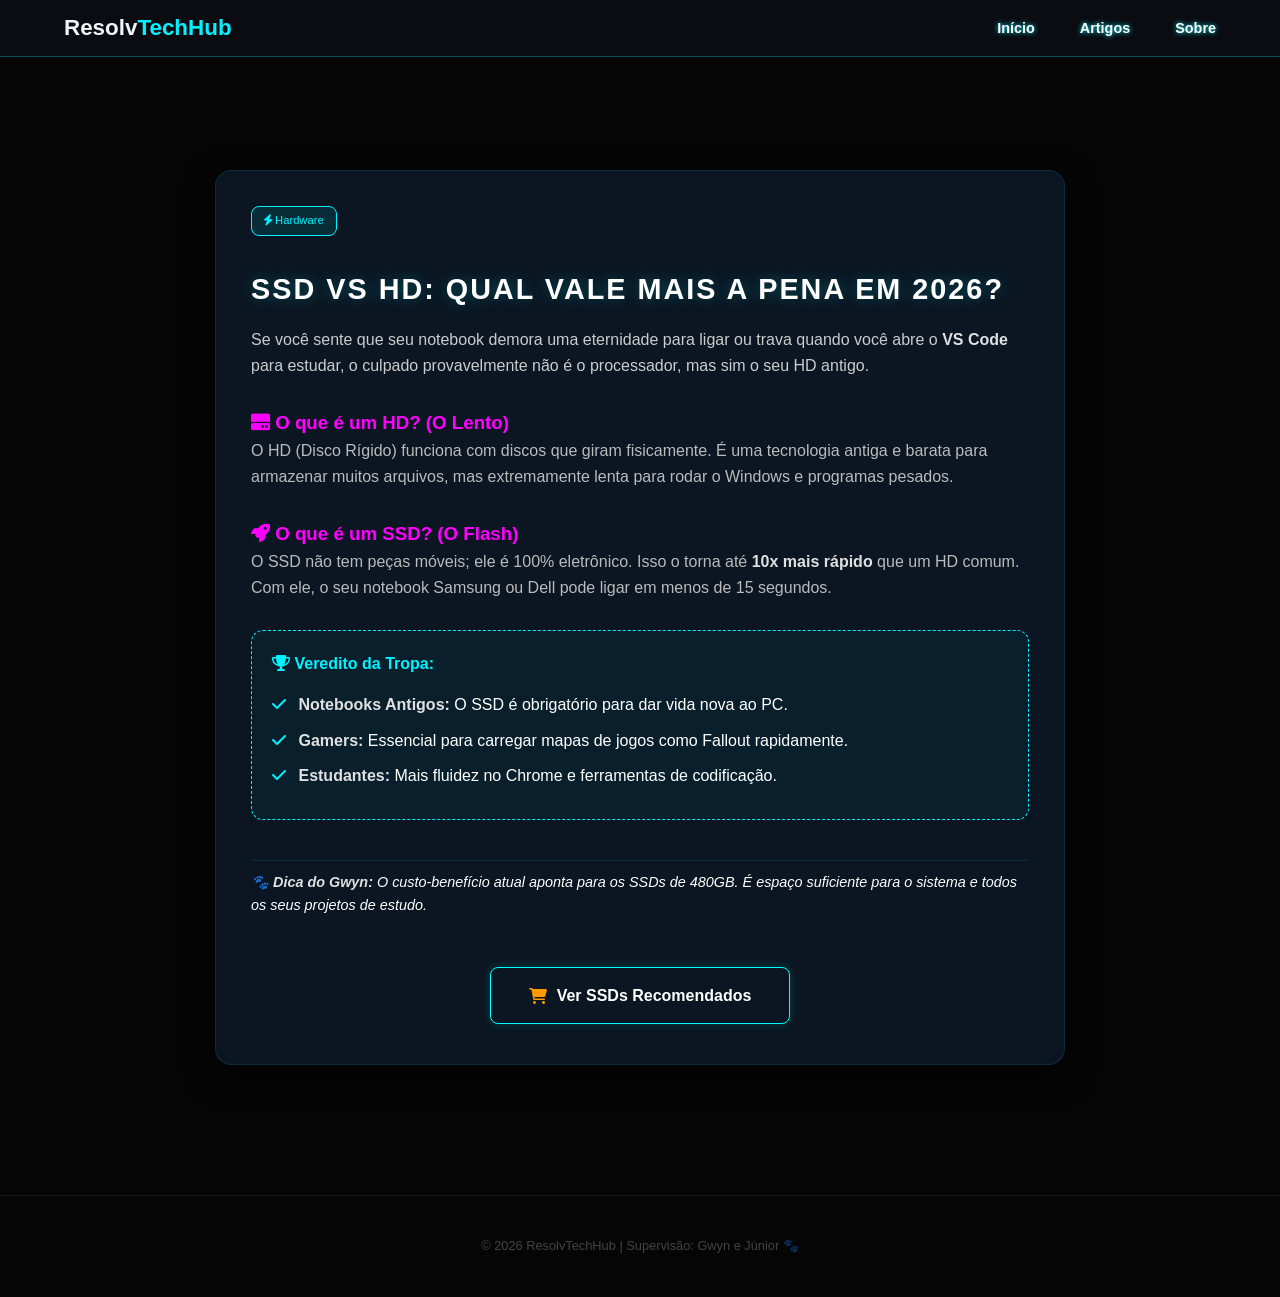
<file: artigo-ssd-hd.html>
<!DOCTYPE html>
<html lang="pt-br">
<head>
    <meta charset="UTF-8">
    <meta name="viewport" content="width=device-width, initial-scale=1.0">
    <title>SSD vs HD: Qual vale a pena? - ResolvTechHub</title>
    <link rel="stylesheet" href="https://cdnjs.cloudflare.com/ajax/libs/font-awesome/6.0.0/css/all.min.css">
    <link rel="stylesheet" href="css/style.css">
    <link rel="icon" type="image/png" href="Logotipo Startup Tecnologia Moderno Azul e Roxo.png">
</head>
<body>

<nav class="nav-container">
    <div class="logo">Resolv<span>TechHub</span></div>
    <ul class="nav-links">
        <li><a href="index.html">Início</a></li>
        <li><a href="artigos.html">Artigos</a></li>
        <li><a href="sobre.html">Sobre</a></li>
    </ul>
</nav>

<main class="container" style="padding-top: 100px; padding-left: 15px; padding-right: 15px;">
    <article class="card-informativo" style="margin-bottom: 80px; border-left: 5px solid var(--ciano);">
        <span class="badge-beneficio" style="background: rgba(0, 255, 255, 0.1); color: var(--ciano); border: 1px solid var(--ciano); padding: 5px 12px; border-radius: 8px;">
            <i class="fa-solid fa-bolt"></i> Hardware
        </span>
        
        <h1 style="color: #fff; margin-top: 20px; font-size: 1.8rem;">SSD vs HD: qual vale mais a pena em 2026?</h1>
        
        <p style="color: #ccc; line-height: 1.6; margin-top: 15px;">Se você sente que seu notebook demora uma eternidade para ligar ou trava quando você abre o <strong>VS Code</strong> para estudar, o culpado provavelmente não é o processador, mas sim o seu HD antigo.</p>

        <h3 style="color: #ff00ff; margin-top: 30px;"><i class="fa-solid fa-hard-drive"></i> O que é um HD? (O Lento)</h3>
        <p style="color: #bbb;">O HD (Disco Rígido) funciona com discos que giram fisicamente. É uma tecnologia antiga e barata para armazenar muitos arquivos, mas extremamente lenta para rodar o Windows e programas pesados.</p>

        <h3 style="color: #ff00ff; margin-top: 30px;"><i class="fa-solid fa-rocket"></i> O que é um SSD? (O Flash)</h3>
        <p style="color: #bbb;">O SSD não tem peças móveis; ele é 100% eletrônico. Isso o torna até <strong>10x mais rápido</strong> que um HD comum. Com ele, o seu notebook Samsung ou Dell pode ligar em menos de 15 segundos.</p>

        <div class="card" style="background: rgba(0, 242, 255, 0.05); border: 1px dashed var(--ciano); padding: 20px; border-radius: 12px; margin-top: 30px;">
            <h4 style="color: var(--ciano); margin-bottom: 15px;"><i class="fa-solid fa-trophy"></i> Veredito da Tropa:</h4>
            <ul style="color: #fff; list-style: none; padding-left: 0;">
                <li style="margin-bottom: 10px;"><i class="fa-solid fa-check" style="color: var(--ciano); margin-right: 8px;"></i> <strong>Notebooks Antigos:</strong> O SSD é obrigatório para dar vida nova ao PC.</li>
                <li style="margin-bottom: 10px;"><i class="fa-solid fa-check" style="color: var(--ciano); margin-right: 8px;"></i> <strong>Gamers:</strong> Essencial para carregar mapas de jogos como Fallout rapidamente.</li>
                <li style="margin-bottom: 10px;"><i class="fa-solid fa-check" style="color: var(--ciano); margin-right: 8px;"></i> <strong>Estudantes:</strong> Mais fluidez no Chrome e ferramentas de codificação.</li>
            </ul>
        </div>

        <p class="dica-gwyn" style="margin-top: 30px; color: #fff; font-style: italic;">
            🐾 <strong>Dica do Gwyn:</strong> O custo-benefício atual aponta para os SSDs de 480GB. É espaço suficiente para o sistema e todos os seus projetos de estudo.
        </p>

        <div style="text-align: center; margin-top: 40px; display: flex; flex-direction: column; align-items: center;">
            <a href="https://www.amazon.com.br/hz/wishlist/ls/1U8LMZDL7Z46D?ref_=wl_share" class="btn-loja btn-amazon" style="display: flex; align-items: center; justify-content: center; gap: 10px; padding: 15px 30px; width: 100%; max-width: 300px;">
                <i class="fa-solid fa-cart-shopping"></i> Ver SSDs Recomendados
            </a>
        </div>
    </article>
</main>

<footer style="padding: 40px 0; text-align: center; border-top: 1px solid #222; margin-top: 50px;">
    <p style="color: gray; font-size: 0.8rem;">&copy; 2026 ResolvTechHub | Supervisão: Gwyn e Júnior 🐾</p>
</footer>

</body>
</html>
</file>
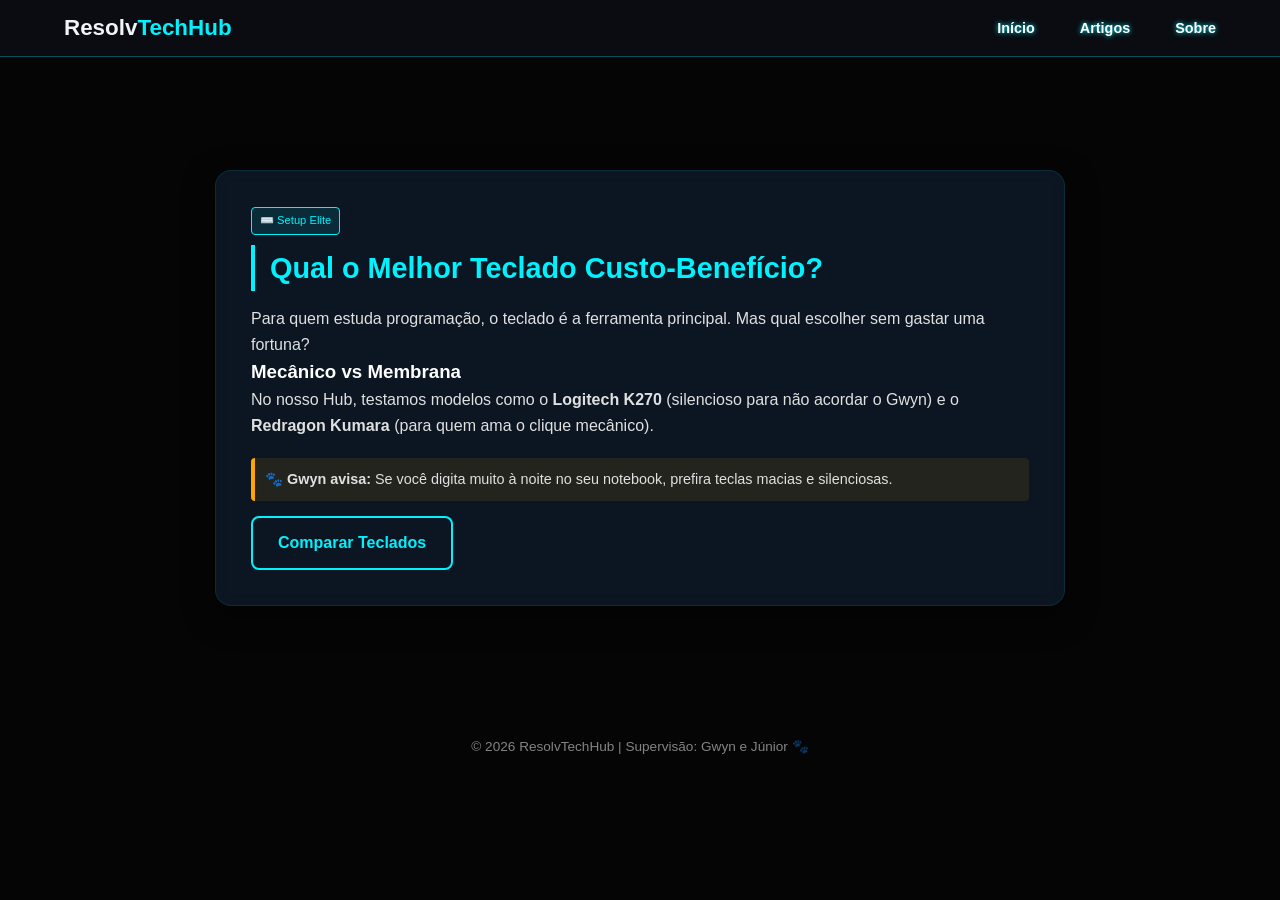
<file: artigo-teclado.html>
<!DOCTYPE html>
<html lang="pt-br">
<head>
    <meta charset="UTF-8">
    <meta name="viewport" content="width=device-width, initial-scale=1.0">
    <title>SSD vs HD: Qual vale a pena? - ResolvTechHub</title>
    <link rel="stylesheet" href="css/style.css">
    <link rel="icon" type="image/png" href="Logotipo Startup Tecnologia Moderno Azul e Roxo.png">
</head>
<body>

<nav class="nav-container">
    <div class="logo">Resolv<span>TechHub</span></div>
    <ul class="nav-links">
        <li><a href="index.html">Início</a></li>
        <li><a href="artigos.html">Artigos</a></li>
        <li><a href="sobre.html">Sobre</a></li>
    </ul>
</nav>

<main class="container" style="padding-top: 100px;">
    <article class="card-informativo">
        <span class="badge-beneficio">⌨️ Setup Elite</span>
        <h2>Qual o Melhor Teclado Custo-Benefício?</h2>
        
        <p>Para quem estuda programação, o teclado é a ferramenta principal. Mas qual escolher sem gastar uma fortuna?</p>
        
        <h3>Mecânico vs Membrana</h3>
        <p>No nosso Hub, testamos modelos como o <strong>Logitech K270</strong> (silencioso para não acordar o Gwyn) e o <strong>Redragon Kumara</strong> (para quem ama o clique mecânico).</p>

        <div class="alerta-gwyn">
            <p>🐾 <strong>Gwyn avisa:</strong> Se você digita muito à noite no seu notebook, prefira teclas macias e silenciosas.</p>
        </div>

        <a href="index.html#teclados" class="btn-afiliado">Comparar Teclados</a>
    </article>
</main>

<footer>
    <p>&copy; 2026 ResolvTechHub | Supervisão: Gwyn e Júnior 🐾</p>
</footer>

</body>
</html>
</file>
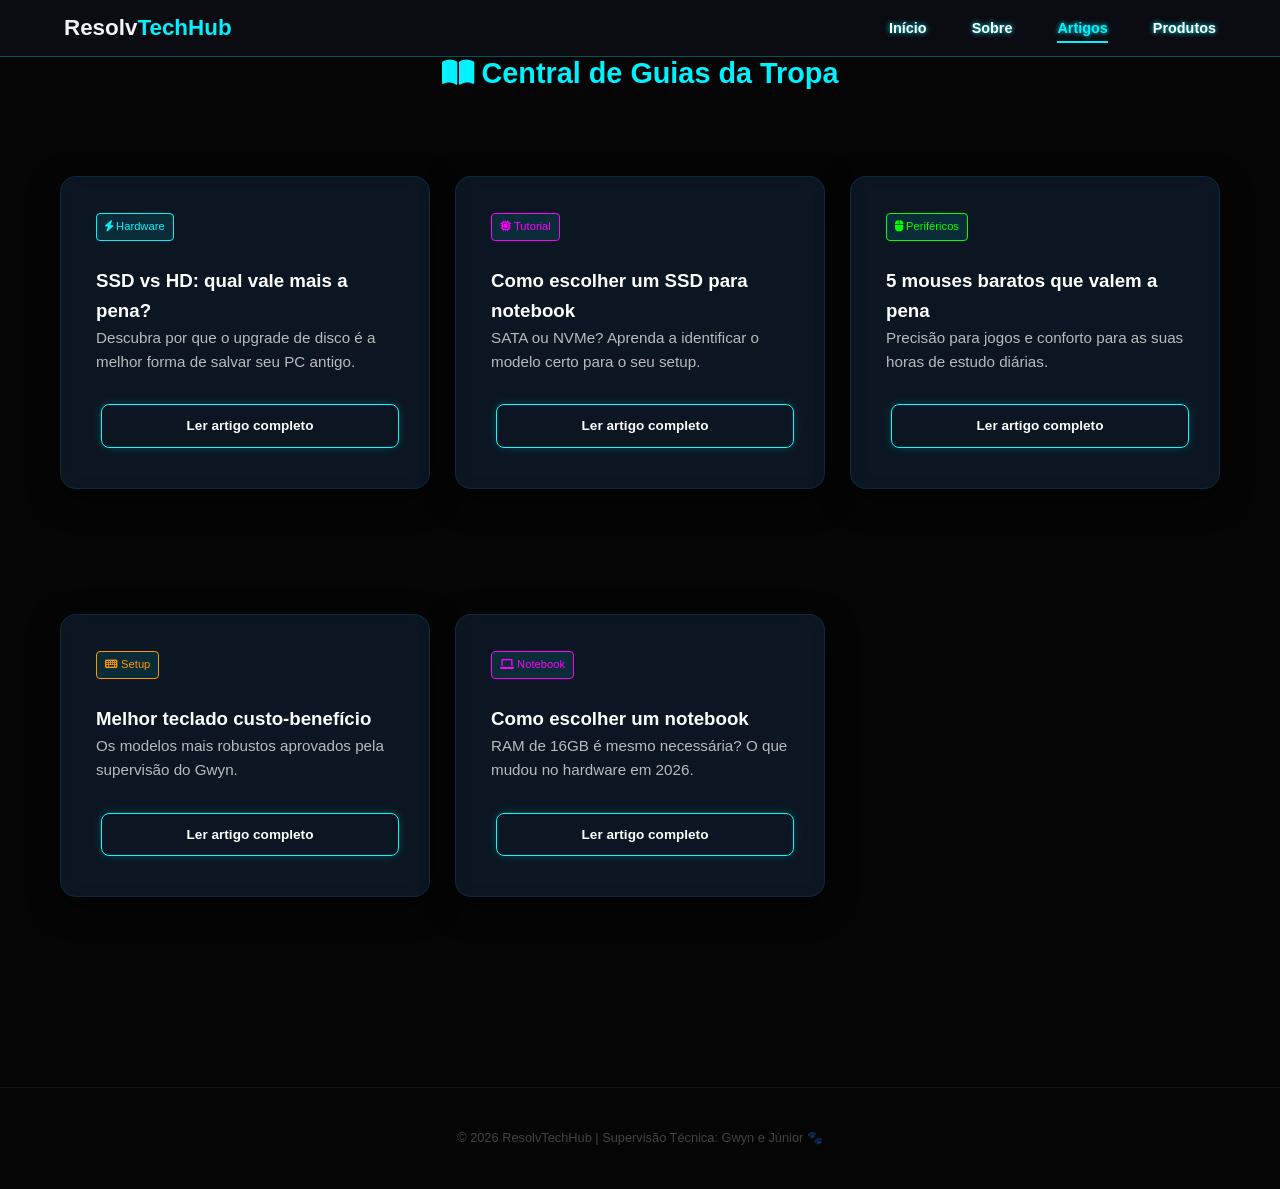
<file: artigos.html>
<!DOCTYPE html>
<html lang="pt-br">
<head>
    <meta charset="UTF-8">
    <meta name="viewport" content="width=device-width, initial-scale=1.0">
    <title>Artigos e Guias - ResolvTechHub</title>
    <link rel="stylesheet" href="https://cdnjs.cloudflare.com/ajax/libs/font-awesome/6.0.0/css/all.min.css">
    <link rel="stylesheet" href="css/style.css">
    <link rel="icon" type="image/png" href="Logotipo Startup Tecnologia Moderno Azul e Roxo.png">

    <style>
        @media (max-width: 768px) {
            .grid-artigos {
                gap: 12px !important; /* Aproxima os cards no seu Redmi */
            }
            .card-informativo {
                margin-bottom: 0px !important; /* Tira o vácuo entre os cards */
            }
            .container {
                padding-top: 100px !important; /* Sobe o conteúdo para não rolar tanto */
            }
            h2 {
                margin-bottom: 20px !important; /* Sobe a Central de Guias */
            }
        }
    </style>
</head>
<body>

<nav class="nav-container">
    <div class="logo">Resolv<span>TechHub</span></div>
    <ul class="nav-links">
        <li><a href="index.html">Início</a></li>
        <li><a href="sobre.html">Sobre</a></li>
        <li><a href="artigos.html" class="active">Artigos</a></li>
        <li><a href="produtos.html">Produtos</a></li>
    </ul>
</nav>

<main class="container" style="padding: 120px 20px 80px 20px; max-width: 1200px; margin: 0 auto;">
    
    <h2 style="text-align: center; color: var(--ciano); margin-bottom: 40px; font-size: 1.8rem;">
        <i class="fa-solid fa-book-open"></i> Central de Guias da Tropa
    </h2>
    
    <div class="grid-artigos" style="display: grid; grid-template-columns: repeat(auto-fit, minmax(300px, 1fr)); gap: 25px;">
        
        <div class="card-informativo" style="margin: 0; display: flex; flex-direction: column; justify-content: space-between; border-left: 4px solid var(--ciano);">
            <div>
                <span class="badge-beneficio"><i class="fa-solid fa-bolt"></i> Hardware</span>
                <h3 style="margin-top: 15px;">SSD vs HD: qual vale mais a pena?</h3>
                <p style="color: #bbb; font-size: 0.95rem; margin-bottom: 20px;">Descubra por que o upgrade de disco é a melhor forma de salvar seu PC antigo.</p>
            </div>
            <a href="artigo-ssd-hd.html" class="btn-loja" style="padding: 10px; text-align: center; font-size: 0.85rem; text-decoration: none;">Ler artigo completo</a>
        </div>
        
        <div class="card-informativo" style="margin: 0; display: flex; flex-direction: column; justify-content: space-between; border-left: 4px solid #ff00ff;">
            <div>
                <span class="badge-beneficio" style="border-color: #ff00ff; color: #ff00ff;"><i class="fa-solid fa-microchip"></i> Tutorial</span>
                <h3 style="margin-top: 15px;">Como escolher um SSD para notebook</h3>
                <p style="color: #bbb; font-size: 0.95rem; margin-bottom: 20px;">SATA ou NVMe? Aprenda a identificar o modelo certo para o seu setup.</p>
            </div>
            <a href="guia-escolha-ssd.html" class="btn-loja" style="padding: 10px; text-align: center; font-size: 0.85rem; text-decoration: none;">Ler artigo completo</a>
        </div>

        <div class="card-informativo" style="margin: 0; display: flex; flex-direction: column; justify-content: space-between; border-left: 4px solid #00ff00;">
            <div>
                <span class="badge-beneficio" style="border-color: #00ff00; color: #00ff00;"><i class="fa-solid fa-mouse"></i> Periféricos</span>
                <h3 style="margin-top: 15px;">5 mouses baratos que valem a pena</h3>
                <p style="color: #bbb; font-size: 0.95rem; margin-bottom: 20px;">Precisão para jogos e conforto para as suas horas de estudo diárias.</p>
            </div>
            <a href="artigo-mouse.html" class="btn-loja" style="padding: 10px; text-align: center; font-size: 0.85rem; text-decoration: none;">Ler artigo completo</a>
        </div>

        <div class="card-informativo" style="margin: 0; display: flex; flex-direction: column; justify-content: space-between; border-left: 4px solid #ff9900;">
            <div>
                <span class="badge-beneficio" style="border-color: #ff9900; color: #ff9900;"><i class="fa-solid fa-keyboard"></i> Setup</span>
                <h3 style="margin-top: 15px;">Melhor teclado custo-benefício</h3>
                <p style="color: #bbb; font-size: 0.95rem; margin-bottom: 20px;">Os modelos mais robustos aprovados pela supervisão do Gwyn.</p>
            </div>
            <a href="artigo-teclado.html" class="btn-loja" style="padding: 10px; text-align: center; font-size: 0.85rem; text-decoration: none;">Ler artigo completo</a>
        </div>

        <div class="card-informativo" style="margin: 0; display: flex; flex-direction: column; justify-content: space-between; border-left: 4px solid #ff00ff;">
            <div>
                <span class="badge-beneficio" style="border-color: #ff00ff; color: #ff00ff;"><i class="fa-solid fa-laptop"></i> Notebook</span>
                <h3 style="margin-top: 15px;">Como escolher um notebook</h3>
                <p style="color: #bbb; font-size: 0.95rem; margin-bottom: 20px;">RAM de 16GB é mesmo necessária? O que mudou no hardware em 2026.</p>
            </div>
            <a href="artigo-notebook.html" class="btn-loja" style="padding: 10px; text-align: center; font-size: 0.85rem; text-decoration: none;">Ler artigo completo</a>
        </div>

    </div>
</main>

<footer style="padding: 40px 0; text-align: center; border-top: 1px solid #222; margin-top: 50px;">
    <p style="color: gray; font-size: 0.8rem;">&copy; 2026 ResolvTechHub | Supervisão Técnica: Gwyn e Júnior 🐾</p>
</footer>

</body>
</html>
</file>
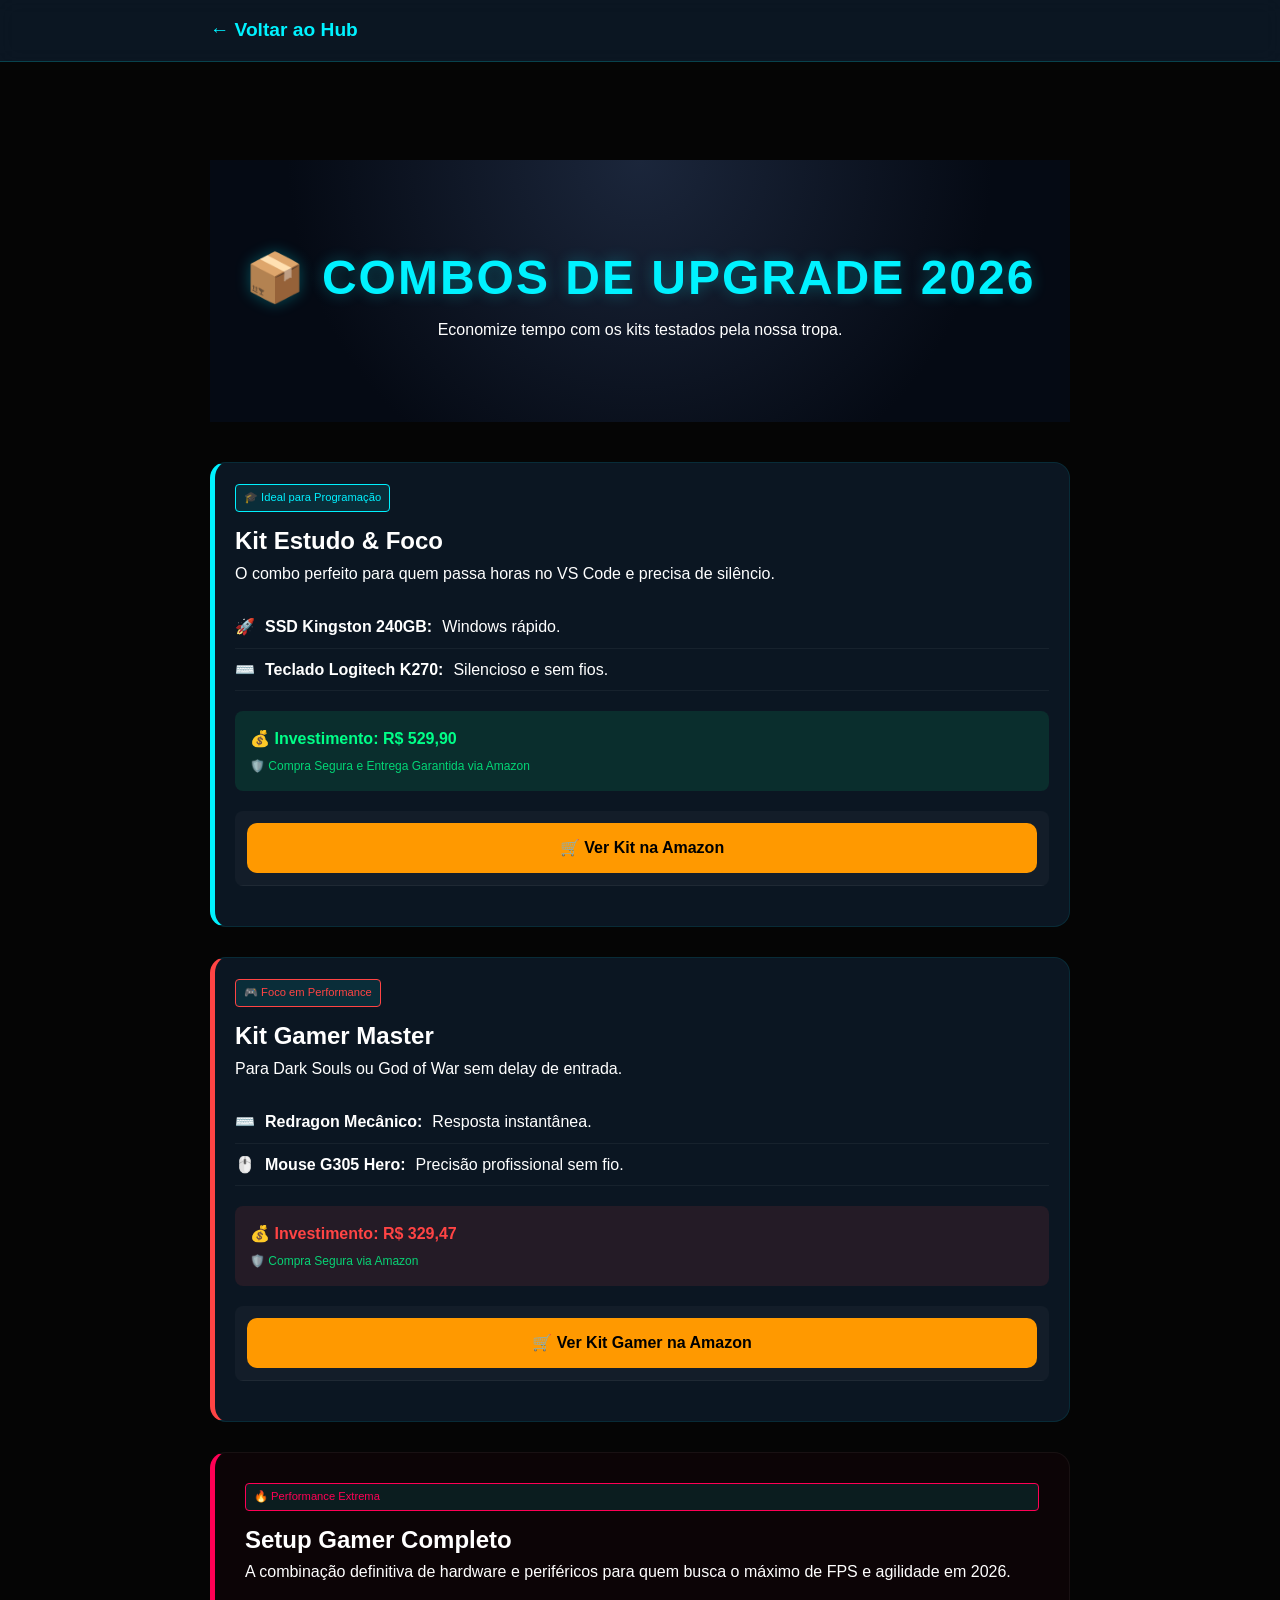
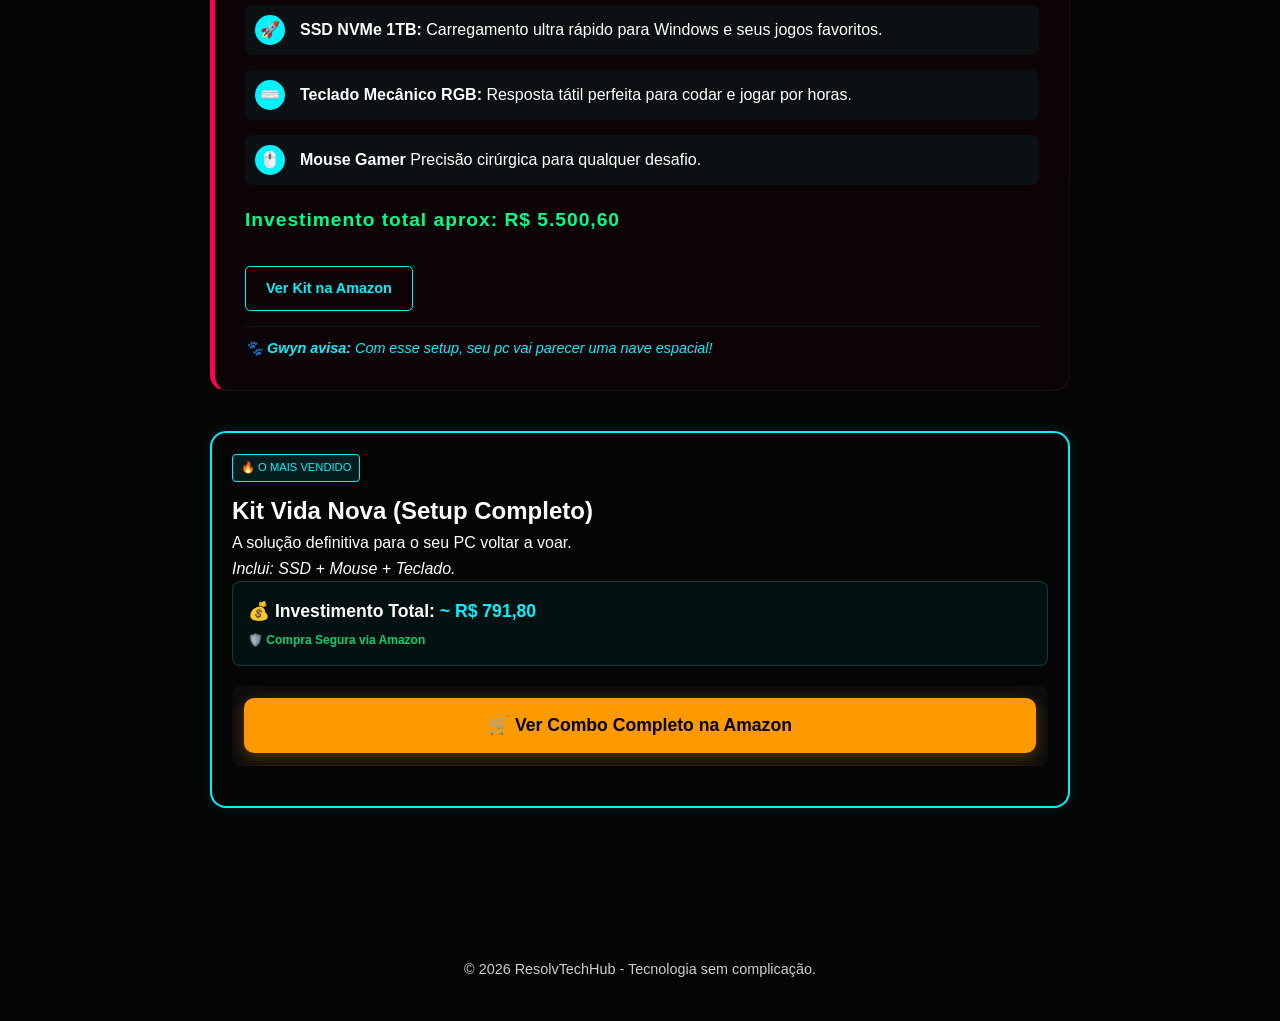
<file: combos.html>
<!DOCTYPE html>
<html lang="pt-br">
<head>
    <meta property="og:title" content="Combos Recomendados - ResolvTechHub">
    <meta property="og:description" content="Kits de upgrade testados e aprovados para programadores e gamers em 2026.">
    <meta property="og:image" content="Logotipo Startup Tecnologia Moderno Azul e Roxo.PNG">
    <meta property="og:type" content="website">
    <meta charset="UTF-8">
    <meta name="viewport" content="width=device-width, initial-scale=1.0">
    <title>Combos Recomendados - ResolvTechHub</title>
    <link rel="stylesheet" href="css/style.css">
    <link rel="icon" type="image/png" href="Logotipo Startup Tecnologia Moderno Azul e Roxo.png">
</head>
<body class="dark-mode">
    <nav class="navbar">
        <div class="nav-content">
            <a href="index.html" class="nav-logo">← Voltar ao Hub</a>
        </div>
    </nav>

    <div class="container" style="margin-top: 80px;">
        <header style="text-align: center; margin-bottom: 40px;">
            <h1>📦 Combos de Upgrade 2026</h1>
            <p>Economize tempo com os kits testados pela nossa tropa.</p>
        </header>

        <div class="card combo-item" id="estudo" style="border-left: 5px solid var(--ciano); margin-bottom: 30px; padding: 20px;">
            <div class="badge-beneficio">🎓 Ideal para Programação</div>
            <h2>Kit Estudo & Foco</h2>
            <p>O combo perfeito para quem passa horas no VS Code e precisa de silêncio.</p>
            <ul style="list-style: none; padding: 0; margin: 20px 0;">
                <li>🚀 <strong>SSD Kingston 240GB:</strong> Windows rápido.</li>
                <li>⌨️ <strong>Teclado Logitech K270:</strong> Silencioso e sem fios.</li>
            </ul>
            <div style="background: rgba(0,255,136,0.1); padding: 15px; border-radius: 8px;">
                <p style="margin: 0; color: #00ff88;">💰 <strong>Investimento: R$ 529,90</strong></p>
                <small>🛡️ Compra Segura e Entrega Garantida via Amazon</small>
            </div>
            <table style="width: 100%; border-collapse: separate; border-spacing: 0; margin: 20px 0;">
                <tr>
                    <td>
                        <a href="https://www.amazon.com.br/hz/wishlist/ls/1NDXCL76L0MXZ?ref_=wl_share" target="_blank" style="display: block; height: 50px; line-height: 50px; border-radius: 10px; text-decoration: none; font-weight: bold; font-size: 1rem; background-color: #ff9900; color: #000; text-align: center;">
                            🛒 Ver Kit na Amazon
                        </a>
                    </td>
                </tr>
            </table>
        </div>

        <div class="card combo-item" id="gamer" style="border-left: 5px solid #ff4444; margin-bottom: 30px; padding: 20px;">
            <div class="badge-beneficio" style="border-color: #ff4444; color: #ff4444;">🎮 Foco em Performance</div>
            <h2>Kit Gamer Master</h2>
            <p>Para Dark Souls ou God of War sem delay de entrada.</p>
            <ul style="list-style: none; padding: 0; margin: 20px 0;">
                <li>⌨️ <strong>Redragon Mecânico:</strong> Resposta instantânea.</li>
                <li>🖱️ <strong>Mouse G305 Hero:</strong> Precisão profissional sem fio.</li>
            </ul>
            <div style="background: rgba(255,68,68,0.1); padding: 15px; border-radius: 8px;">
                <p style="margin: 0; color: #ff4444;">💰 <strong>Investimento: R$ 329,47</strong></p>
                <small>🛡️ Compra Segura via Amazon</small>
            </div>
            <table style="width: 100%; border-collapse: separate; border-spacing: 0; margin: 20px 0;">
                <tr>
                    <td>
                        <a href="https://www.amazon.com.br/hz/wishlist/ls/19XUUPPVVC1VW?ref_=wl_share" target="_blank" style="display: block; height: 50px; line-height: 50px; border-radius: 10px; text-decoration: none; font-weight: bold; font-size: 1rem; background-color: #ff9900; color: #000; text-align: center;">
                            🛒 Ver Kit Gamer na Amazon
                        </a>
                    </td>
                </tr>
            </table>
        </div>

        <div class="card item-tech gamer" id="gamer-completo" style="border-left: 5px solid #ff0055; background: rgba(255, 0, 85, 0.03);">
    <div class="badge-beneficio" style="color: #ff0055; border-color: #ff0055;">🔥 Performance Extrema</div>
    <h2>Setup Gamer Completo</h2>
    <p>A combinação definitiva de hardware e periféricos para quem busca o máximo de FPS e agilidade em 2026.</p>
    
    <div class="passos-container">
        <div class="passo">
            <span>🚀</span>
            <p><strong>SSD NVMe 1TB:</strong> Carregamento ultra rápido para Windows e seus jogos favoritos.</p>
        </div>
        <div class="passo">
            <span>⌨️</span>
            <p><strong>Teclado Mecânico RGB:</strong> Resposta tátil perfeita para codar e jogar por horas.</p>
        </div>
        <div class="passo">
            <span>🖱️</span>
            <p><strong>Mouse Gamer</strong> Precisão cirúrgica para qualquer desafio.</p>
        </div>
    </div>

    <p class="preco-estimado">Investimento total aprox: <span style="color: #00ff88;">R$ 5.500,60</span></p>
    
    <div style="margin-top: 15px;">
        <a href="https://www.amazon.com.br/hz/wishlist/ls/2IV7YPYX81BAI?ref_=wl_share" target="_blank" class="btn-pequeno">Ver Kit na Amazon</a>
    </div>
    
    <p class="dica-gwyn" style="margin-top: 15px;">🐾 <strong>Gwyn avisa:</strong> Com esse setup, seu pc vai parecer uma nave espacial!</p>
</div>

        <div class="card combo-item" id="completo" style="border: 2px solid var(--ciano); margin-bottom: 30px; padding: 20px;">
            <div class="badge-beneficio">🔥 O MAIS VENDIDO</div>
            <h2>Kit Vida Nova (Setup Completo)</h2>
            <p>A solução definitiva para o seu PC voltar a voar.</p>
            <p><em>Inclui: SSD + Mouse + Teclado.</em></p>
            <div style="background: rgba(0, 242, 255, 0.05); color: #ffffff; padding: 15px; border-radius: 8px; border: 1px solid rgba(0, 242, 255, 0.2); margin-bottom: 20px;">
    <p style="margin: 0; font-weight: bold; font-size: 1.1rem;">
        💰 Investimento Total: <span style="color: var(--ciano);">~ R$ 791,80</span>
        <small>🛡️ Compra Segura via Amazon</small>
    </p>
</div>
            <table style="width: 100%; border-collapse: separate; border-spacing: 0; margin: 20px 0;">
                <tr>
                    <td>
                        <a href="https://www.amazon.com.br/hz/wishlist/ls/2HC7RMR7AMRBN?ref_=wl_share" target="_blank" style="display: block; height: 55px; line-height: 55px; border-radius: 10px; text-decoration: none; font-weight: bold; font-size: 1.1rem; background-color: #ff9900; color: #000; text-align: center; box-shadow: 0 4px 15px rgba(255,153,0,0.3);">
                            🛒 Ver Combo Completo na Amazon
                        </a>
                    </td>
                </tr>
            </table>
        </div>
    </div>

    <footer style="text-align: center; margin-top: 50px; padding-bottom: 40px; opacity: 0.8; font-size: 0.9rem;">
        <p>© 2026 ResolvTechHub - Tecnologia sem complicação.</p>
    </footer>
</body>
</html>
</file>
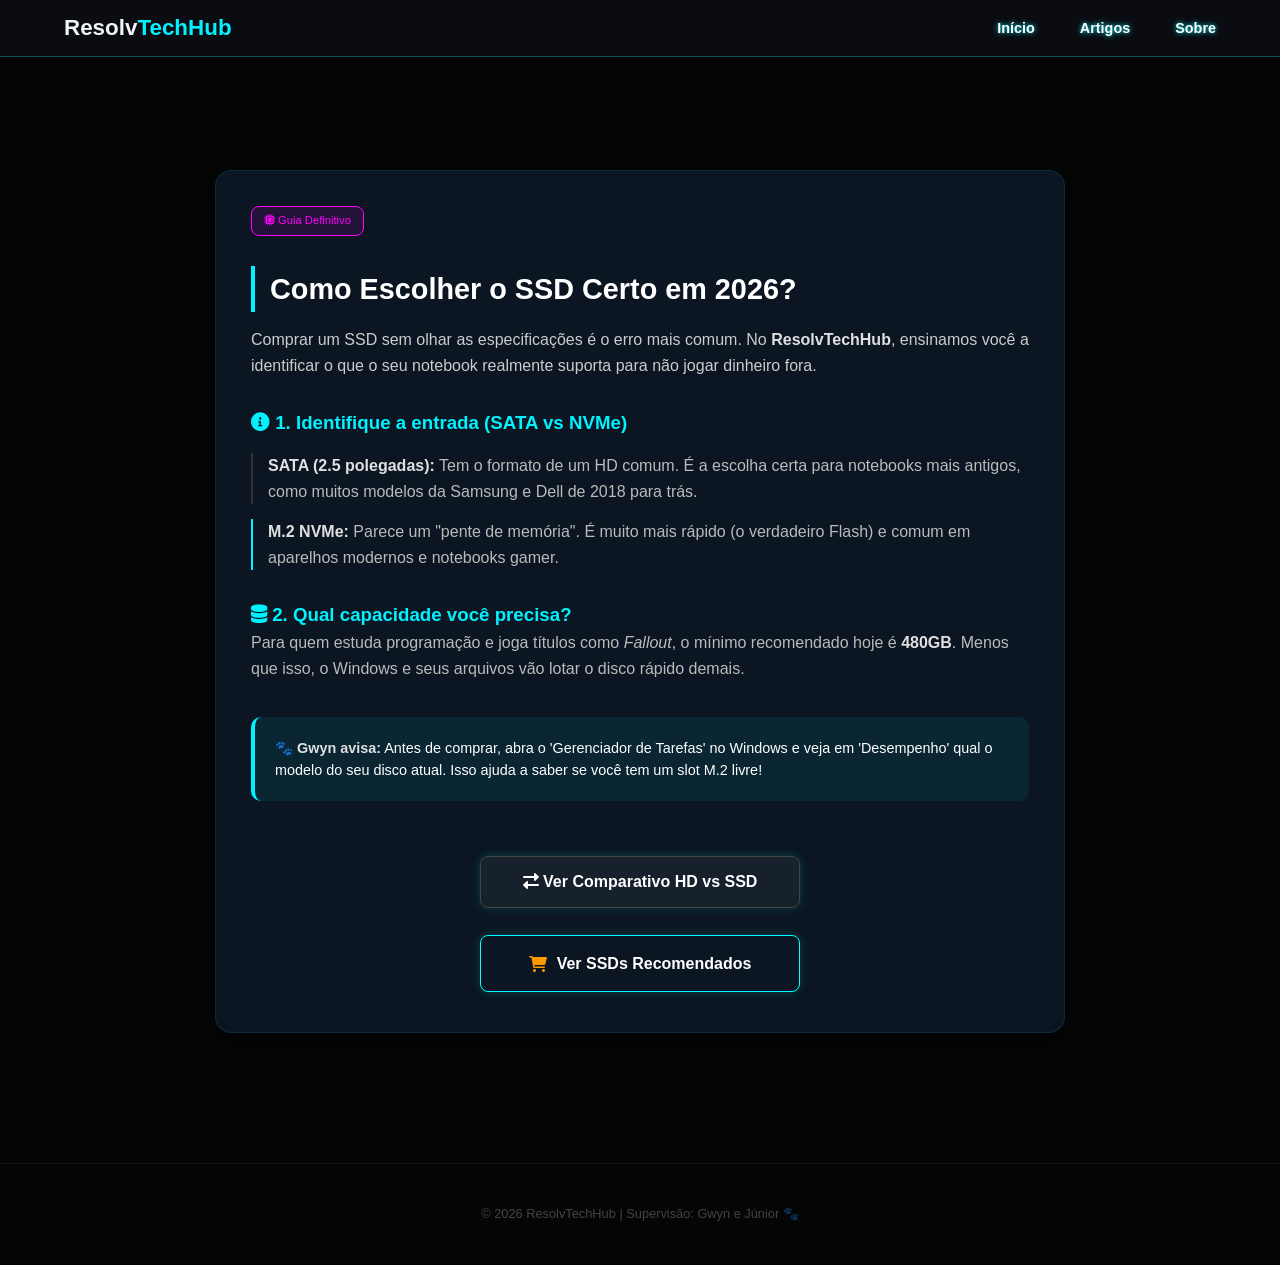
<file: guia-escolha-ssd.html>
<!DOCTYPE html>
<html lang="pt-br">
<head>
    <meta charset="UTF-8">
    <meta name="viewport" content="width=device-width, initial-scale=1.0">
    <title>Como escolher o SSD certo - ResolvTechHub</title>
    <link rel="stylesheet" href="https://cdnjs.cloudflare.com/ajax/libs/font-awesome/6.0.0/css/all.min.css">
    <link rel="stylesheet" href="css/style.css">
    <link rel="icon" type="image/png" href="Logotipo Startup Tecnologia Moderno Azul e Roxo.png">
</head>
<body>

<nav class="nav-container">
    <div class="logo">Resolv<span>TechHub</span></div>
    <ul class="nav-links">
        <li><a href="index.html">Início</a></li>
        <li><a href="artigos.html">Artigos</a></li>
        <li><a href="sobre.html">Sobre</a></li>
    </ul>
</nav>

<main class="container" style="padding-top: 100px; padding-left: 15px; padding-right: 15px;">
    <article class="card-informativo" style="margin-bottom: 80px; border-left: 5px solid #ff00ff;">
        <span class="badge-beneficio" style="background: rgba(255, 0, 255, 0.1); color: #ff00ff; border: 1px solid #ff00ff; padding: 5px 12px; border-radius: 8px;">
            <i class="fa-solid fa-microchip"></i> Guia Definitivo
        </span>
        
        <h2 style="color: #fff; margin-top: 20px; font-size: 1.8rem;">Como Escolher o SSD Certo em 2026?</h2>
        
        <p style="color: #ccc; line-height: 1.6; margin-top: 15px;">Comprar um SSD sem olhar as especificações é o erro mais comum. No <strong>ResolvTechHub</strong>, ensinamos você a identificar o que o seu notebook realmente suporta para não jogar dinheiro fora.</p>
        
        <h3 style="color: var(--ciano); margin-top: 30px;"><i class="fa-solid fa-circle-info"></i> 1. Identifique a entrada (SATA vs NVMe)</h3>
        <ul style="color: #bbb; list-style: none; padding-left: 0; margin-top: 15px;">
            <li style="margin-bottom: 15px; padding-left: 15px; border-left: 2px solid #333;">
                <strong>SATA (2.5 polegadas):</strong> Tem o formato de um HD comum. É a escolha certa para notebooks mais antigos, como muitos modelos da Samsung e Dell de 2018 para trás.
            </li>
            <li style="margin-bottom: 15px; padding-left: 15px; border-left: 2px solid var(--ciano);">
                <strong>M.2 NVMe:</strong> Parece um "pente de memória". É muito mais rápido (o verdadeiro Flash) e comum em aparelhos modernos e notebooks gamer.
            </li>
        </ul>

        <h3 style="color: var(--ciano); margin-top: 30px;"><i class="fa-solid fa-database"></i> 2. Qual capacidade você precisa?</h3>
        <p style="color: #bbb;">Para quem estuda programação e joga títulos como <em>Fallout</em>, o mínimo recomendado hoje é <strong>480GB</strong>. Menos que isso, o Windows e seus arquivos vão lotar o disco rápido demais.</p>

        <div class="alerta-gwyn" style="background: rgba(0, 242, 255, 0.08); border-left: 4px solid var(--ciano); padding: 20px; border-radius: 10px; margin-top: 35px;">
            <p style="color: #fff; margin: 0; line-height: 1.5;">
                🐾 <strong>Gwyn avisa:</strong> Antes de comprar, abra o 'Gerenciador de Tarefas' no Windows e veja em 'Desempenho' qual o modelo do seu disco atual. Isso ajuda a saber se você tem um slot M.2 livre!
            </p>
        </div>

        <div style="margin-top: 45px; display: flex; flex-direction: column; gap: 12px; align-items: center;">
            <a href="artigo-ssd-hd.html" class="btn-loja" style="background: rgba(255, 255, 255, 0.05); color: #fff; border: 1px solid #444; width: 100%; max-width: 320px; text-align: center; text-decoration: none; padding: 12px; border-radius: 8px;">
                <i class="fa-solid fa-right-left"></i> Ver Comparativo HD vs SSD
            </a>
            <a href="https://www.amazon.com.br/hz/wishlist/ls/1U8LMZDL7Z46D?ref_=wl_share" class="btn-loja btn-amazon" style="display: flex; align-items: center; justify-content: center; gap: 10px; padding: 15px 30px; width: 100%; max-width: 320px;">
                <i class="fa-solid fa-cart-shopping"></i> Ver SSDs Recomendados
            </a>
        </div>
    </article>
</main>

<footer style="padding: 40px 0; text-align: center; border-top: 1px solid #222; margin-top: 50px;">
    <p style="color: gray; font-size: 0.8rem;">&copy; 2026 ResolvTechHub | Supervisão: Gwyn e Júnior 🐾</p>
</footer>

</body>
</html>
</file>
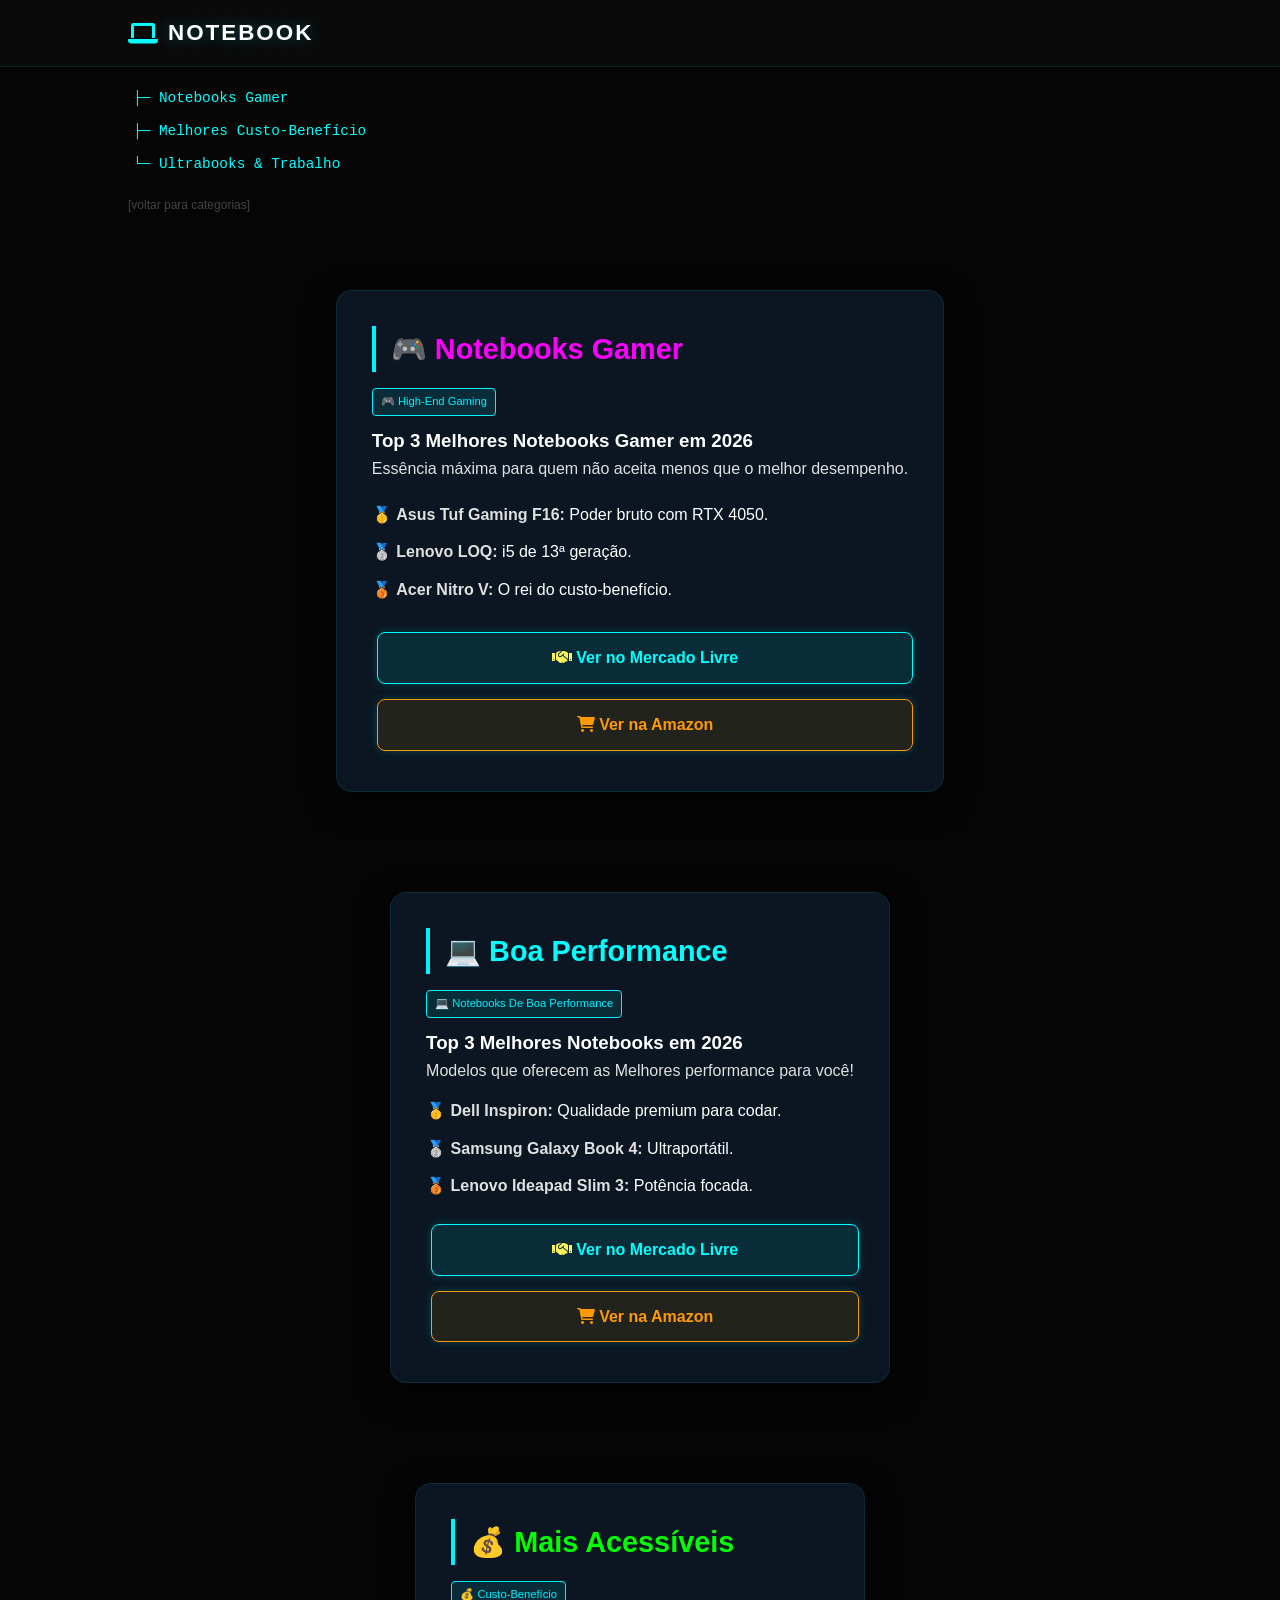
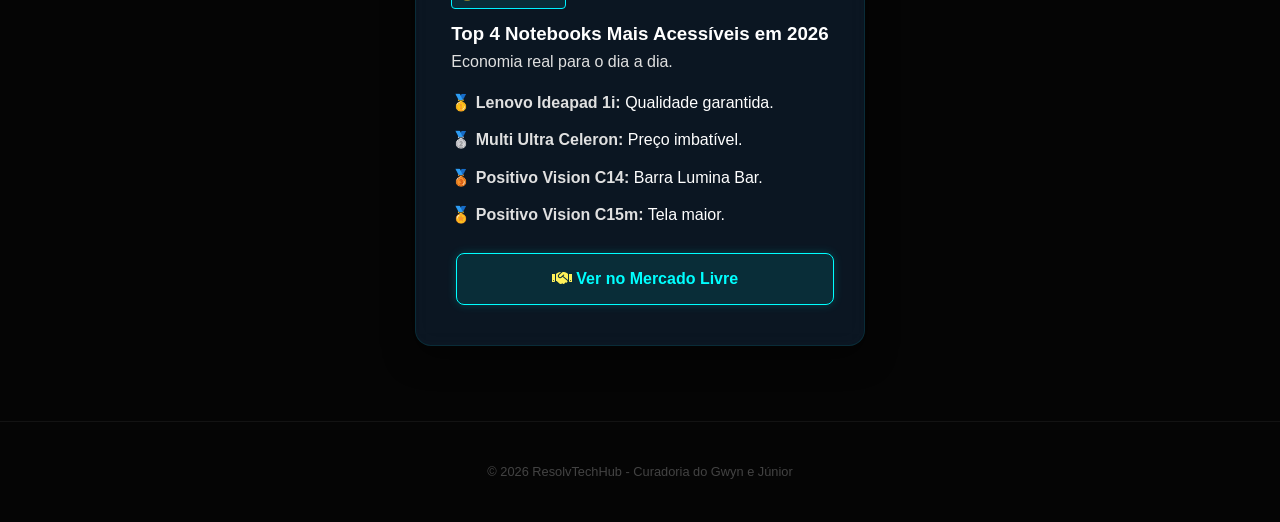
<file: notebooks.html>
<!DOCTYPE html>
<html lang="pt-br">
<head>
    <meta charset="UTF-8">
    <meta name="viewport" content="width=device-width, initial-scale=1.0">
    <title>Notebooks - ResolvTechHub</title>
    <link rel="stylesheet" href="https://cdnjs.cloudflare.com/ajax/libs/font-awesome/6.0.0/css/all.min.css">
    <link rel="stylesheet" href="css/style.css"> 
    <link rel="icon" type="image/png" href="Logotipo Startup Tecnologia Moderno Azul e Roxo.png">
</head>
<body id="pagina-categoria">

    <div class="logo-header">
        <i class="fa-solid fa-laptop"></i>
        <h1>Notebook</h1>
    </div>

    <nav class="box-tree">
        <ul class="tree-list">
            <li><a href="#gamer"><span>├─</span> Notebooks Gamer</a></li>
            <li><a href="#performance"><span>├─</span> Melhores Custo-Benefício</a></li>
            <li><a href="#acessiveis"><span>└─</span> Ultrabooks & Trabalho</a></li>
        </ul>
        <a href="produtos.html" class="voltar-link">[voltar para categorias]</a>
    </nav>

    <main class="lista-cards">

        <section id="gamer" class="card-informativo">
            <h2 style="color: #ff00ff;">🎮 Notebooks Gamer</h2>
            <span class="badge-beneficio">🎮 High-End Gaming</span>
            <h3>Top 3 Melhores Notebooks Gamer em 2026</h3>
            <p>Essência máxima para quem não aceita menos que o melhor desempenho.</p>
            
            <ul style="margin: 20px 0; list-style: none; padding-left: 0;">
                <li style="margin-bottom: 12px;">🥇 <strong>Asus Tuf Gaming F16:</strong> Poder bruto com RTX 4050.</li>
                <li style="margin-bottom: 12px;">🥈 <strong>Lenovo LOQ:</strong> i5 de 13ª geração.</li>
                <li style="margin-bottom: 12px;">🥉 <strong>Acer Nitro V:</strong> O rei do custo-benefício.</li>
            </ul>

            <a href="https://meli.la/13gTEGs" class="btn-loja btn-ml" style="background: #00ffff1a; color: #00ffff; border: 1px solid #00ffff;">
                <i class="fa-solid fa-handshake"></i> Ver no Mercado Livre
            </a>
            <a href="https://www.amazon.com.br/hz/wishlist/ls/8BXZ1FJQO10M?ref_=wl_share" class="btn-loja btn-amazon" style="background: #ff99001a; color: #ff9900; border: 1px solid #ff9900;">
                <i class="fa-solid fa-cart-shopping"></i> Ver na Amazon
            </a>
        </section>

        <section id="performance" class="card-informativo">
            <h2 style="color: #00ffff;">💻 Boa Performance</h2>
            <span class="badge-beneficio">💻 Notebooks De Boa Performance</span>
            <h3>Top 3 Melhores Notebooks em 2026</h3>
            <p>Modelos que oferecem as Melhores performance para você!</p>
            
            <ul style="margin: 15px 0; list-style: none; padding-left: 0;">
                <li style="margin-bottom: 12px;">🥇 <strong>Dell Inspiron:</strong> Qualidade premium para codar.</li>
                <li style="margin-bottom: 12px;">🥈 <strong>Samsung Galaxy Book 4:</strong> Ultraportátil.</li>
                <li style="margin-bottom: 12px;">🥉 <strong>Lenovo Ideapad Slim 3:</strong> Potência focada.</li>
            </ul>

            <a href="https://meli.la/1o3ePRz" class="btn-loja btn-ml" style="background: #00ffff1a; color: #00ffff; border: 1px solid #00ffff;">
                <i class="fa-solid fa-handshake"></i> Ver no Mercado Livre
            </a>
            <a href="https://www.amazon.com.br/hz/wishlist/ls/3IU4T1SY16AH6?ref_=wl_share" class="btn-loja btn-amazon" style="background: #ff99001a; color: #ff9900; border: 1px solid #ff9900;">
                <i class="fa-solid fa-cart-shopping"></i> Ver na Amazon
            </a>
        </section>

        <section id="acessiveis" class="card-informativo" style="margin-bottom: 100px;">
            <h2 style="color: #00ff00;">💰 Mais Acessíveis</h2>
            <span class="badge-beneficio">💰 Custo-Benefício</span>
            <h3>Top 4 Notebooks Mais Acessíveis em 2026</h3>
            <p>Economia real para o dia a dia.</p>
            
            <ul style="margin: 15px 0; list-style: none; padding-left: 0;">
                <li style="margin-bottom: 12px;">🥇 <strong>Lenovo Ideapad 1i:</strong> Qualidade garantida.</li>
                <li style="margin-bottom: 12px;">🥈 <strong>Multi Ultra Celeron:</strong> Preço imbatível.</li>
                <li style="margin-bottom: 12px;">🥉 <strong>Positivo Vision C14:</strong> Barra Lumina Bar.</li>
                <li style="margin-bottom: 12px;">🏅 <strong>Positivo Vision C15m:</strong> Tela maior.</li>
            </ul>

            <a href="https://meli.la/1qDy5H2" class="btn-loja btn-ml" style="background: #00ffff1a; color: #00ffff; border: 1px solid #00ffff;">
                <i class="fa-solid fa-handshake"></i> Ver no Mercado Livre
            </a>
        </section>

    </main>

    <footer style="padding: 40px 0; text-align: center; border-top: 1px solid #222;">
        <p style="color: gray; font-size: 0.8rem;">&copy; 2026 ResolvTechHub - Curadoria do Gwyn e Júnior</p>
    </footer>

</body>
</html>
</file>
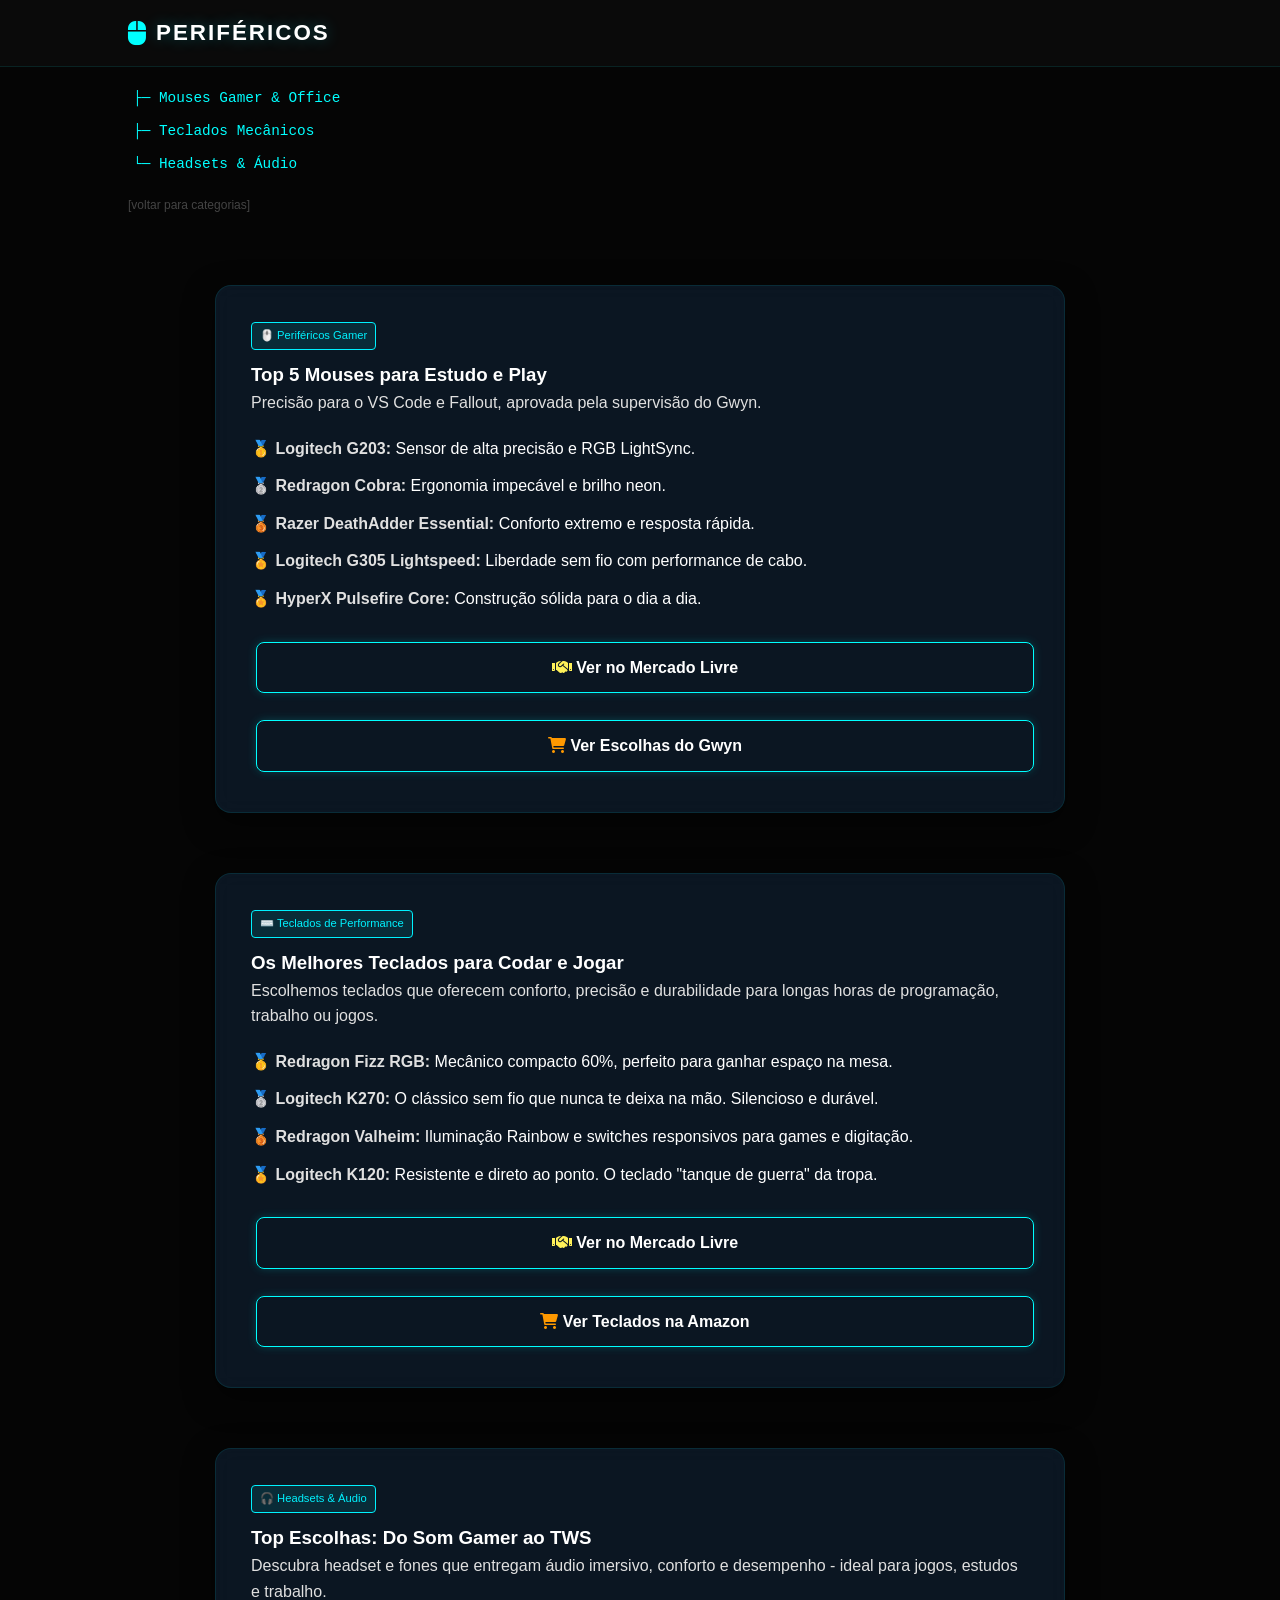
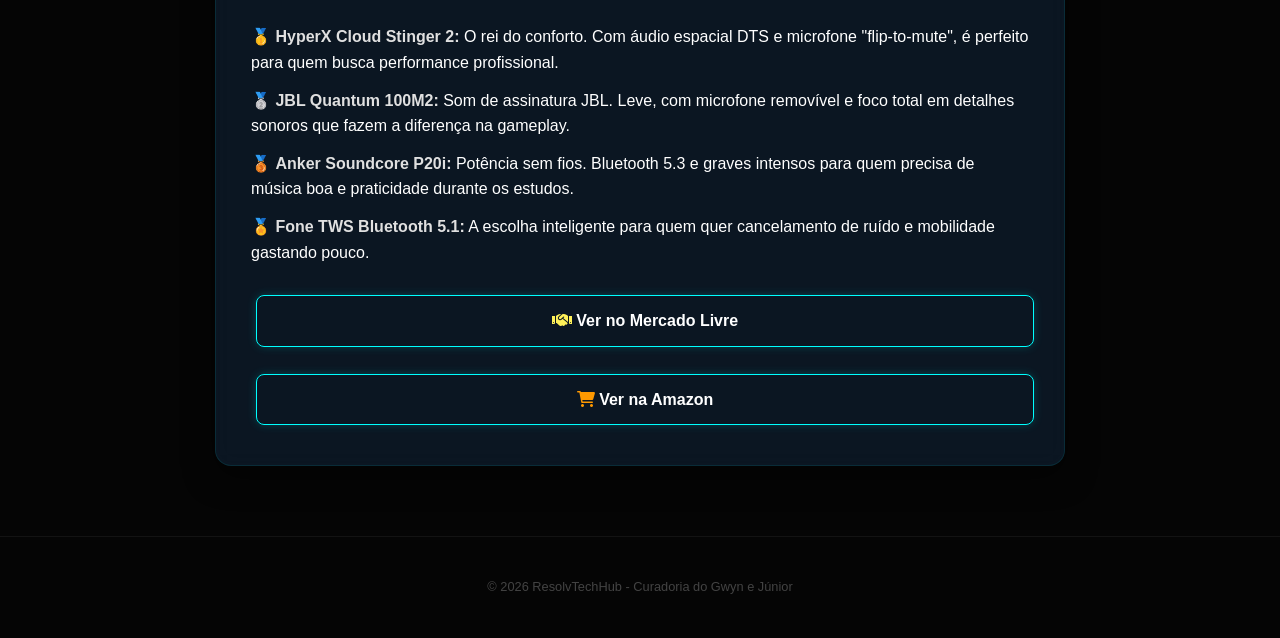
<file: perifericos.html>
<!DOCTYPE html>
<html lang="pt-br">
<head>
    <meta charset="UTF-8">
    <meta name="viewport" content="width=device-width, initial-scale=1.0">
    <title>Periféricos - ResolvTechHub</title>
    <link rel="stylesheet" href="https://cdnjs.cloudflare.com/ajax/libs/font-awesome/6.0.0/css/all.min.css">
    <link rel="stylesheet" href="css/style.css"> 
    <link rel="icon" type="image/png" href="Logotipo Startup Tecnologia Moderno Azul e Roxo.png">
</head>
<body id="pagina-categoria">

    <div class="logo-header">
        <i class="fa-solid fa-mouse"></i>
        <h1>PERIFÉRICOS</h1>
    </div>

    <nav class="box-tree">
        <ul class="tree-list">
            <li><a href="#mouses"><span>├─</span> Mouses Gamer & Office</a></li>
            <li><a href="#teclados"><span>├─</span> Teclados Mecânicos</a></li>
            <li><a href="#audio"><span>└─</span> Headsets & Áudio</a></li>
        </ul>
        <a href="produtos.html" class="voltar-link">[voltar para categorias]</a>
    </nav>

    <main class="container-geral" style="padding: 10px;">
        
        <section id="mouses" class="card-informativo" style="margin-bottom: 60px; border-left: 5px solid #ff8800;">
            <span class="badge-beneficio">🖱️ Periféricos Gamer</span>
            <h3>Top 5 Mouses para Estudo e Play</h3>
            <p>Precisão para o VS Code e Fallout, aprovada pela supervisão do Gwyn.</p>
            
            <ul style="margin: 20px 0; list-style: none; padding-left: 0;">
                <li style="margin-bottom: 12px;">🥇 <strong>Logitech G203:</strong> Sensor de alta precisão e RGB LightSync.</li>
                <li style="margin-bottom: 12px;">🥈 <strong>Redragon Cobra:</strong> Ergonomia impecável e brilho neon.</li>
                <li style="margin-bottom: 12px;">🥉 <strong>Razer DeathAdder Essential:</strong> Conforto extremo e resposta rápida.</li>
                <li style="margin-bottom: 12px;">🏅 <strong>Logitech G305 Lightspeed:</strong> Liberdade sem fio com performance de cabo.</li>
                <li style="margin-bottom: 12px;">🏅 <strong>HyperX Pulsefire Core:</strong> Construção sólida para o dia a dia.</li>
            </ul>

            <div style="display: flex; flex-direction: column; gap: 12px;">
                <a href="https://meli.la/1SoK2br" class="btn-loja btn-ml">
                    <i class="fa-solid fa-handshake"></i> Ver no Mercado Livre
                </a>
                <a href="https://www.amazon.com.br/hz/wishlist/ls/86TNUN2KA2F?ref_=wl_share" class="btn-loja btn-amazon">
                    <i class="fa-solid fa-cart-shopping"></i> Ver Escolhas do Gwyn
                </a>
            </div>
        </section>

       <section id="teclados" class="card-informativo" style="margin-bottom: 60px; border-left: 5px solid var(--ciano);">
    <span class="badge-beneficio">⌨️ Teclados de Performance</span>
    <h3>Os Melhores Teclados para Codar e Jogar</h3>
    <p>Escolhemos teclados que oferecem conforto, precisão e durabilidade para longas horas de programação, trabalho ou jogos.</p>
    
    <ul style="margin: 20px 0; list-style: none; padding-left: 0;">
        <li style="margin-bottom: 12px;">🥇 <strong>Redragon Fizz RGB:</strong> Mecânico compacto 60%, perfeito para ganhar espaço na mesa.</li>
        <li style="margin-bottom: 12px;">🥈 <strong>Logitech K270:</strong> O clássico sem fio que nunca te deixa na mão. Silencioso e durável.</li>
        <li style="margin-bottom: 12px;">🥉 <strong>Redragon Valheim:</strong> Iluminação Rainbow e switches responsivos para games e digitação.</li>
        <li style="margin-bottom: 12px;">🏅 <strong>Logitech K120:</strong> Resistente e direto ao ponto. O teclado "tanque de guerra" da tropa.</li>
    </ul>

    <div style="display: flex; flex-direction: column; gap: 12px;">
        <a href="https://meli.la/1kCgoeb" class="btn-loja btn-ml">
            <i class="fa-solid fa-handshake"></i> Ver no Mercado Livre 
        </a>
        <a href="https://www.amazon.com.br/hz/wishlist/ls/B2TK46AWRQTJ?ref_=wl_share" class="btn-loja btn-amazon">
            <i class="fa-solid fa-cart-shopping"></i> Ver Teclados na Amazon
        </a>
    </div>
</section>

       <section id="audio" class="card-informativo" style="margin-bottom: 60px; border-left: 5px solid #ff00ff;">
    <span class="badge-beneficio">🎧 Headsets & Áudio</span>
    <h3>Top Escolhas: Do Som Gamer ao TWS</h3>
    <p>Descubra headset e fones que entregam áudio imersivo, conforto e desempenho - ideal para jogos, estudos e trabalho.</p>
    
    <ul style="margin: 20px 0; list-style: none; padding-left: 0;">
        <li style="margin-bottom: 12px;">🥇 <strong>HyperX Cloud Stinger 2:</strong> O rei do conforto. Com áudio espacial DTS e microfone "flip-to-mute", é perfeito para quem busca performance profissional.</li>
        
        <li style="margin-bottom: 12px;">🥈 <strong>JBL Quantum 100M2:</strong> Som de assinatura JBL. Leve, com microfone removível e foco total em detalhes sonoros que fazem a diferença na gameplay.</li>
        
        <li style="margin-bottom: 12px;">🥉 <strong>Anker Soundcore P20i:</strong> Potência sem fios. Bluetooth 5.3 e graves intensos para quem precisa de música boa e praticidade durante os estudos.</li>
        
        <li style="margin-bottom: 12px;">🏅 <strong>Fone TWS Bluetooth 5.1:</strong> A escolha inteligente para quem quer cancelamento de ruído e mobilidade gastando pouco.</li>
    </ul>

    <div style="display: flex; flex-direction: column; gap: 12px;">
        <a href="https://meli.la/1SjQGcQ" class="btn-loja btn-ml">
            <i class="fa-solid fa-handshake"></i> Ver no Mercado Livre 
        </a>
        <a href="https://www.amazon.com.br/hz/wishlist/ls/2U55O9G6W0T1B?ref_=wl_share" class="btn-loja btn-amazon">
            <i class="fa-solid fa-cart-shopping"></i> Ver na Amazon 
        </a>
    </div>
</section>

    </main>

    <footer style="padding: 40px 0; text-align: center; border-top: 1px solid #222;">
        <p style="color: gray; font-size: 0.8rem;">&copy; 2026 ResolvTechHub - Curadoria do Gwyn e Júnior</p>
    </footer>

</body>
</html>
</file>
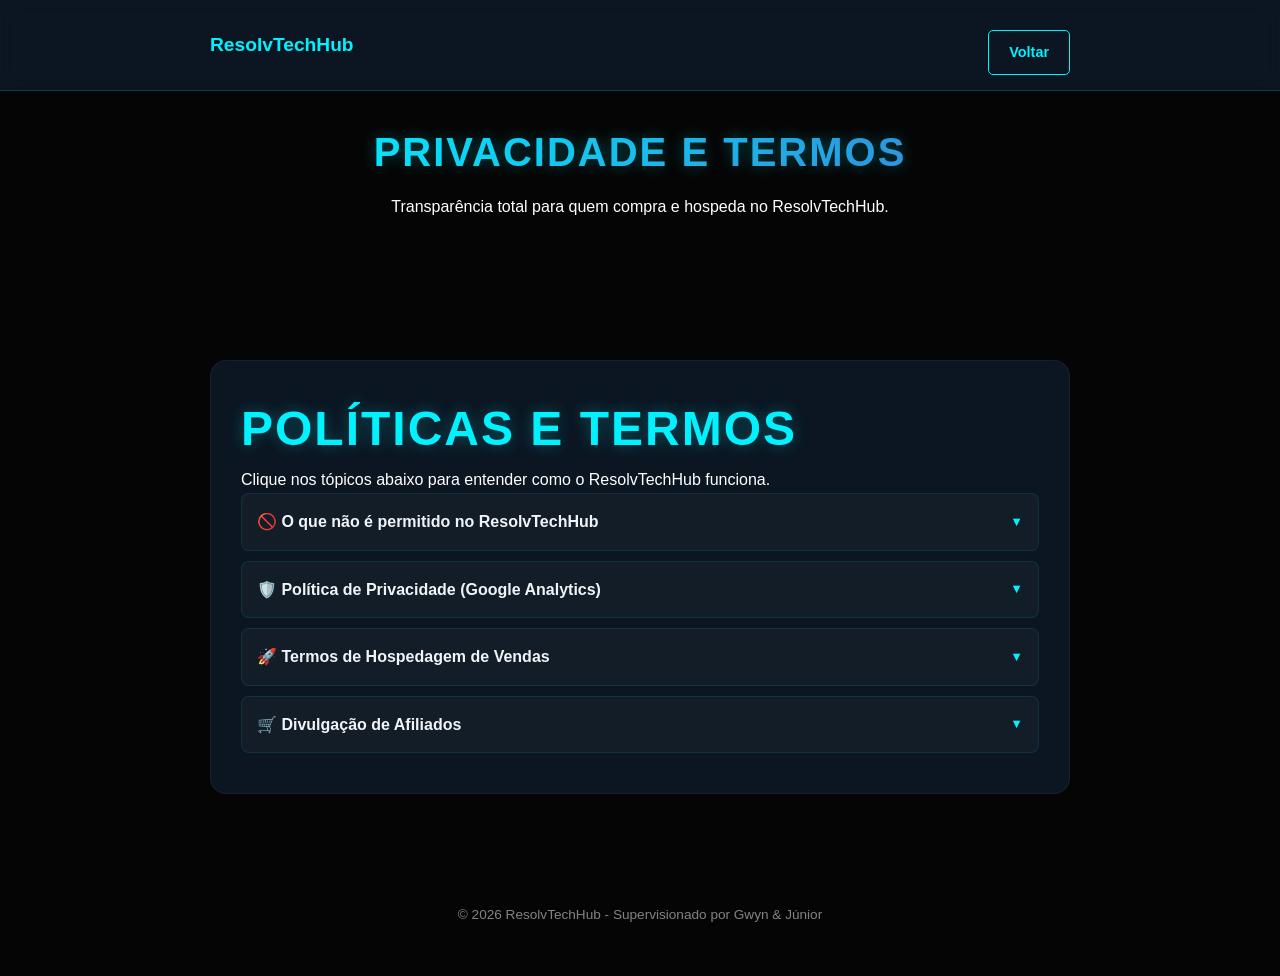
<file: politicas.html>
<!DOCTYPE html>
<html lang="pt-br">
<head>
    <meta charset="UTF-8">
    <meta name="viewport" content="width=device-width, initial-scale=1.0">
    <title>Políticas | ResolvTechHub</title>
    <link rel="stylesheet" href="css/style.css">
    <link rel="icon" type="image/png" href="Logotipo Startup Tecnologia Moderno Azul e Roxo.png">
</head>
<body>
    <nav class="navbar">
        <div class="nav-content">
            <a href="index.html" class="nav-logo">ResolvTechHub</a>
            <a href="index.html" class="btn-pequeno">Voltar</a>
        </div>
    </nav>

    <main class="politicas-container">
    <div class="politicas-header">
        <h1>Privacidade e Termos</h1>
        <p>Transparência total para quem compra e hospeda no ResolvTechHub.</p>
    </div>

    <div class="politicas-card">
        </div>
</main>

    <div class="container" style="margin-top: 120px;">
       <section class="card">
    <h1>Políticas e Termos</h1>
    <p>Clique nos tópicos abaixo para entender como o ResolvTechHub funciona.</p>

    <details>
    <summary>🚫 O que não é permitido no ResolvTechHub</summary>
    <p>Para manter a segurança e o foco em tecnologia, proibimos terminantemente:</p>
    <ul style="color: rgba(240, 244, 248, 0.8); margin-top: 10px; padding-left: 20px;">
        <li style="margin-bottom: 8px;">❌ <strong>Produtos Fora de Nicho:</strong> Venda de roupas, cosméticos, alimentos ou qualquer item que não seja Hardware ou Periféricos Tech.</li>
        <li style="margin-bottom: 8px;">❌ <strong>Falsificações:</strong> É proibido hospedar anúncios de produtos réplicas ou falsificados (ex: SSDs ou Mouses sem marca original).</li>
        <li style="margin-bottom: 8px;">❌ <strong>Imagens Pesadas:</strong> Fotos enviadas não podem ultrapassar 2MB para não prejudicar o carregamento no celular.</li>
        <li style="margin-bottom: 8px;">❌ <strong>Links Suspeitos:</strong> Proibido o uso de links que levem a sites de phishing ou vírus.</li>
    </ul>
    <p style="border-top: 1px solid rgba(0, 242, 255, 0.1); padding-top: 10px; font-style: italic;">
        O descumprimento dessas regras resultará na remoção imediata da hospedagem do anúncio.
    </p>
</details>

    <details>
        <summary>🛡️ Política de Privacidade (Google Analytics)</summary>
        <p>Para melhorar sua experiência, utilizamos o <strong>Google Analytics 4</strong> para monitorar o tráfego. Coletamos dados como o tipo de dispositivo (se é um celular ou PC) e quais produtos você visualizou. Fique tranquilo, seus dados pessoais não são vendidos.</p>
    </details>

    <details>
        <summary>🚀 Termos de Hospedagem de Vendas</summary>
        <p>O ResolvTechHub oferece espaço para que vendedores criem suas vitrines tecnológicas. 
           Ao hospedar uma venda, o usuário declara que o produto (SSD, Mouse, Teclado) é original e está em conformidade com as leis vigentes.</p>
    </details>

    <details>
        <summary>🛒 Divulgação de Afiliados</summary>
        <p>Alguns links em nossos combos redirecionam para lojas como Amazon. 
           O ResolvTechHub pode receber uma pequena comissão se você realizar uma compra através desses links, sem nenhum custo adicional para você.</p>
    </details>
</section>
    </div>

    <footer>
        <p>&copy; 2026 ResolvTechHub - Supervisionado por Gwyn & Júnior</p>
    </footer>
</body>
</html>
</file>
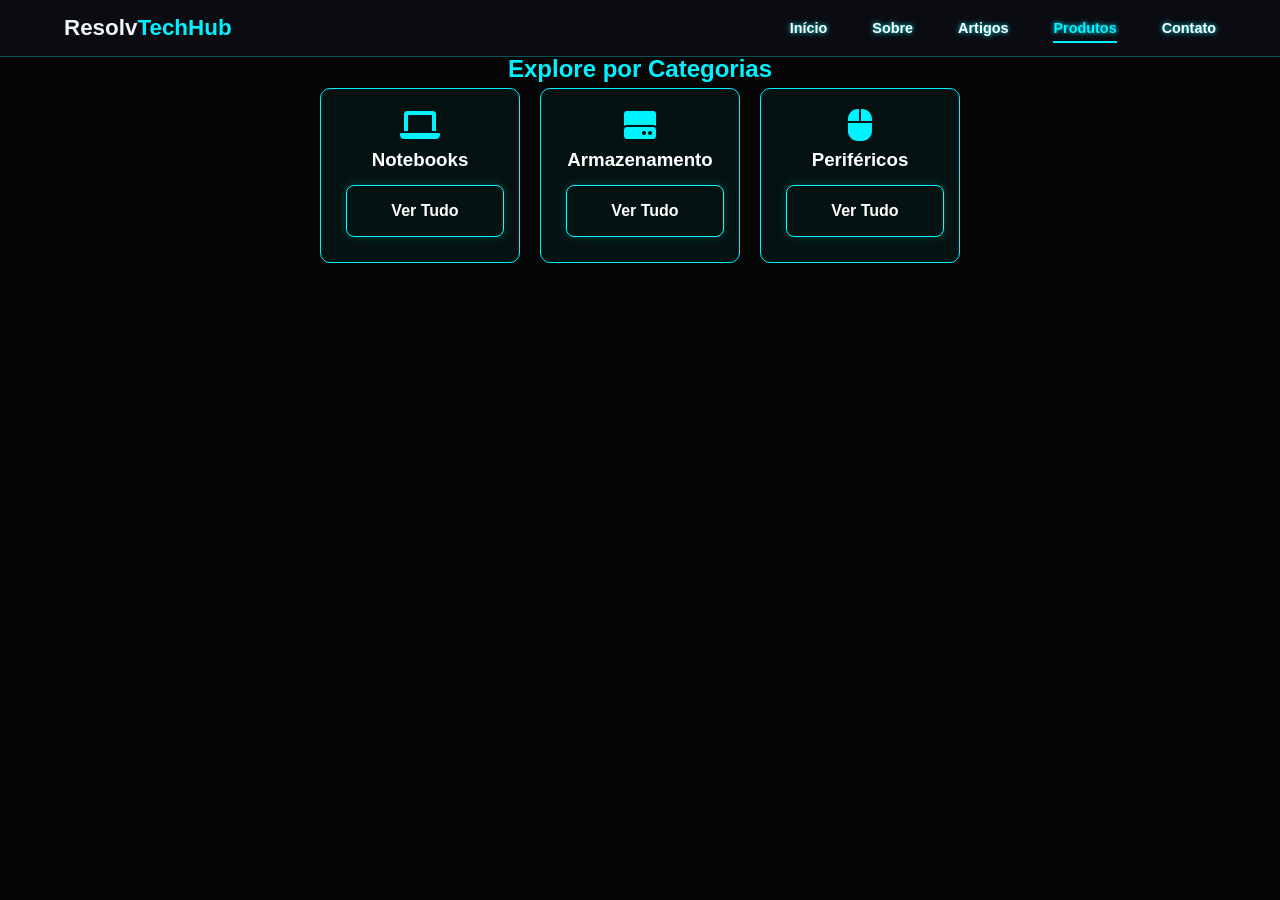
<file: produtos.html>
<!DOCTYPE html>
<html lang="pt-br">
<head>
    <meta charset="UTF-8">
    <meta name="viewport" content="width=device-width, initial-scale=1.0">
    <title>SSD vs HD: Qual vale a pena? - ResolvTechHub</title>
    <link rel="stylesheet" href="css/style.css">
    <link rel="icon" type="image/png" href="Logotipo Startup Tecnologia Moderno Azul e Roxo.png">
</head>
<body>
<link rel="stylesheet" href="https://cdnjs.cloudflare.com/ajax/libs/font-awesome/6.0.0/css/all.min.css">
<nav class="nav-container">
    <div class="logo">Resolv<span>TechHub</span></div>
    <ul class="nav-links">
        <li><a href="index.html">Início</a></li>
        <li><a href="sobre.html">Sobre</a></li>
        <li><a href="artigos.html">Artigos</a></li>
        <li><a href="produtos.html" class="active">Produtos</a></li>
        <li><a href="index.html#contato">Contato</a></li>
    </ul>
</nav>

<section class="container" style="margin-top: 30px;">
    <h2 style="color: var(--ciano); text-align: center;">Explore por Categorias</h2>
    
    <div class="pasta-produtos" style="display: flex; gap: 20px; justify-content: center; flex-wrap: wrap; margin-bottom: 50px;">
        
        <div class="card-categoria" style="border: 1px solid var(--ciano); padding: 20px; border-radius: 10px; min-width: 200px; text-align: center; background: rgba(0,255,255,0.05);">
            <i class="fa-solid fa-laptop" style="font-size: 2rem; color: var(--ciano);"></i>
            <h3>Notebooks</h3>
            <ul style="list-style: none; padding: 0; font-size: 0.9rem; color: gray;">
            </ul>
            <a href="notebooks.html" class="btn-loja" style="margin-top: 10px; display: block;">Ver Tudo</a>
        </div>

        <div class="card-categoria" style="border: 1px solid var(--ciano); padding: 20px; border-radius: 10px; min-width: 200px; text-align: center; background: rgba(0,255,255,0.05);">
            <i class="fa-solid fa-hard-drive" style="font-size: 2rem; color: var(--ciano);"></i>
            <h3>Armazenamento</h3>
            <ul style="list-style: none; padding: 0; font-size: 0.9rem; color: gray;">
            </ul>
            <a href="armazenamento.html" class="btn-loja" style="margin-top: 10px; display: block;">Ver Tudo</a>
        </div>

        <div class="card-categoria" style="border: 1px solid var(--ciano); padding: 20px; border-radius: 10px; min-width: 200px; text-align: center; background: rgba(0,255,255,0.05);">
            <i class="fa-solid fa-mouse" style="font-size: 2rem; color: var(--ciano);"></i>
            <h3>Periféricos</h3>
            <ul style="list-style: none; padding: 0; font-size: 0.9rem; color: gray;">
            </ul>
            <a href="perifericos.html" class="btn-loja" style="margin-top: 10px; display: block;">Ver Tudo</a>
        </div>

    </div>
</section>
</body>
</html>
</file>
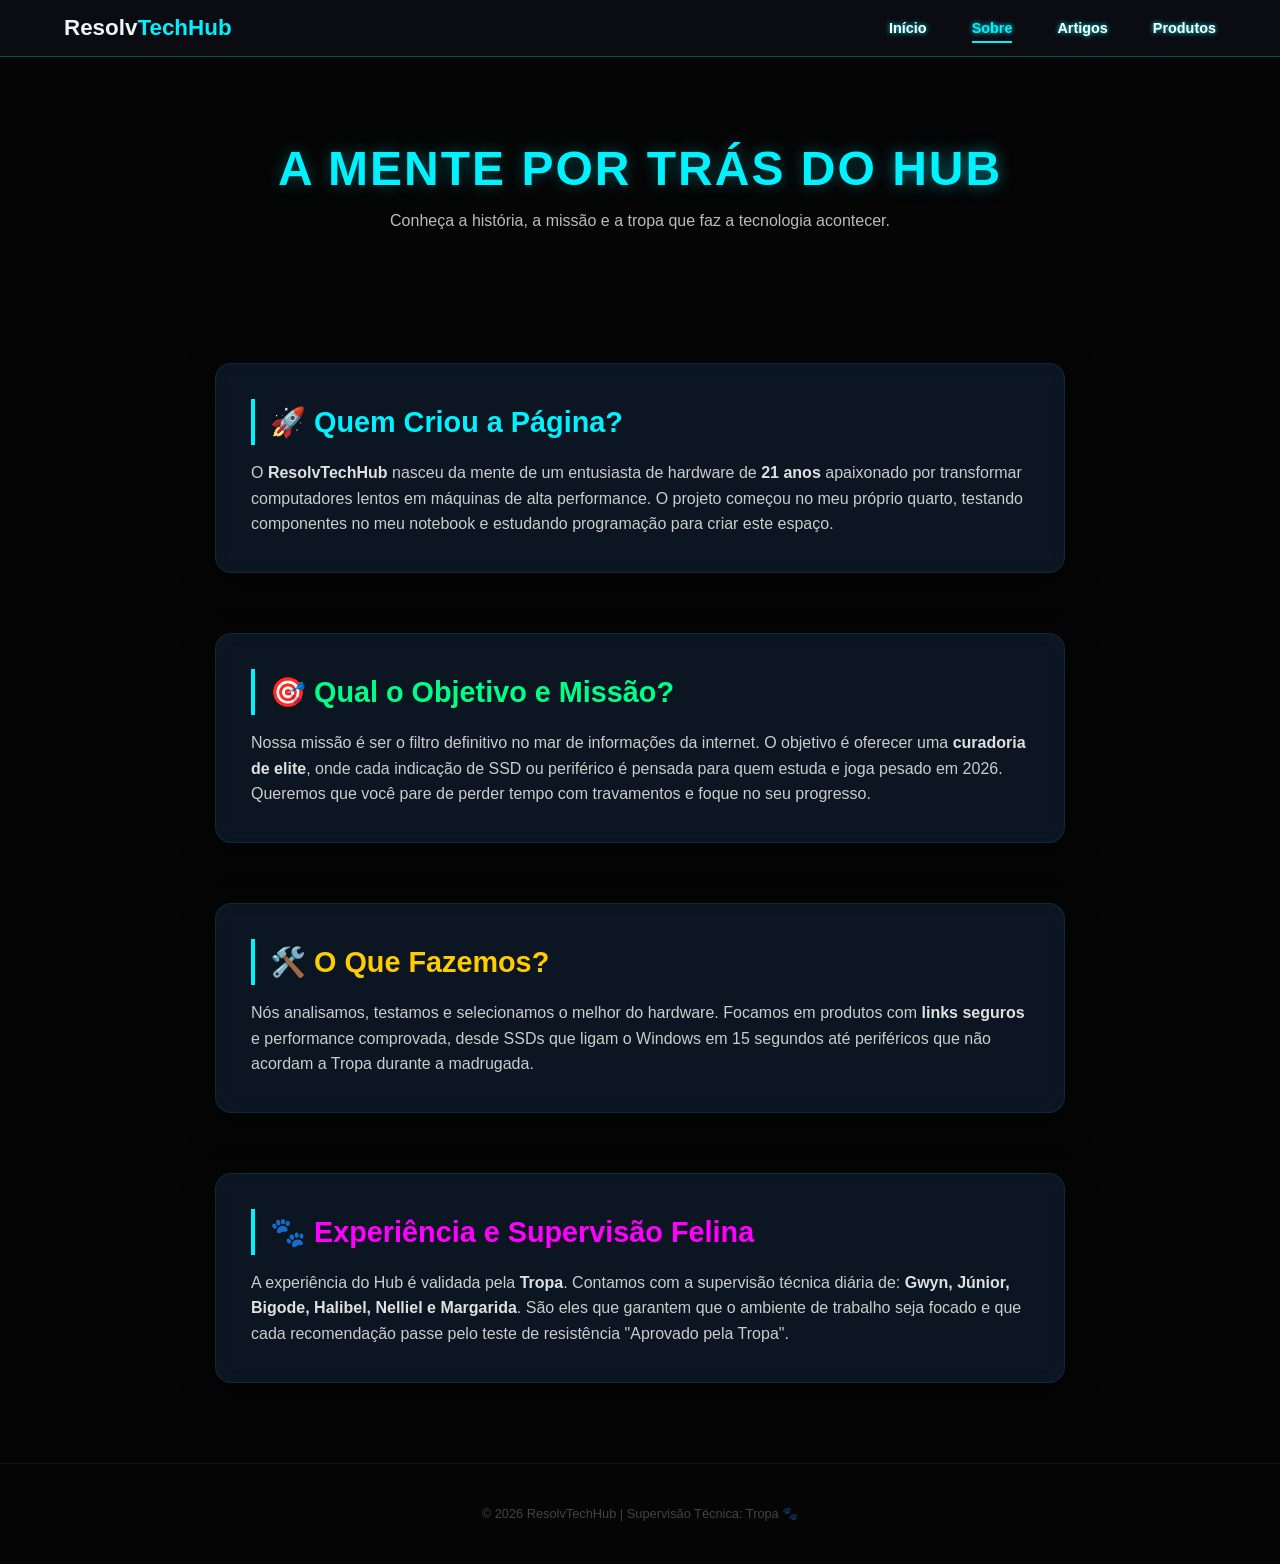
<file: sobre.html>
<!DOCTYPE html>
<html lang="pt-br">
<head>
    <meta charset="UTF-8">
    <meta name="viewport" content="width=device-width, initial-scale=1.0">
    <title>Sobre Nós - ResolvTechHub</title>
    <link rel="stylesheet" href="css/style.css">
    <link rel="icon" type="image/png" href="Logotipo Startup Tecnologia Moderno Azul e Roxo.png">
</head>
<body>

<nav class="nav-container">
    <div class="logo">Resolv<span>TechHub</span></div>
    <ul class="nav-links">
        <li><a href="index.html">Início</a></li>
        <li><a href="sobre.html" class="active">Sobre</a></li>
        <li><a href="artigos.html">Artigos</a></li>
        <li><a href="produtos.html">Produtos</a></li>
    </ul>
</nav>

<header class="hero" style="padding-top: 120px; text-align: center; padding-left: 20px; padding-right: 20px;">
    <h1>A MENTE POR TRÁS DO <span class="highlight">HUB</span></h1>
    <p style="color: #bbb; margin-top: 10px;">Conheça a história, a missão e a tropa que faz a tecnologia acontecer.</p>
</header>

<main class="container" style="margin-top: 20px; padding-left: 15px; padding-right: 15px;">
    
    <section class="card-informativo" style="margin-bottom: 30px;">
        <h2 style="color: var(--ciano);">🚀 Quem Criou a Página?</h2>
        <p style="margin-top: 10px; line-height: 1.6; color: #ccc;">
            O <strong>ResolvTechHub</strong> nasceu da mente de um entusiasta de hardware de <strong>21 anos</strong> apaixonado por transformar computadores lentos em máquinas de alta performance. 
            O projeto começou no meu próprio quarto, testando componentes no meu notebook e estudando programação para criar este espaço.
        </p>
    </section>

    <section class="card-informativo" style="border-left-color: #00ff88; margin-bottom: 30px;">
        <h2 style="color: #00ff88;">🎯 Qual o Objetivo e Missão?</h2>
        <p style="margin-top: 10px; line-height: 1.6; color: #ccc;">
            Nossa missão é ser o filtro definitivo no mar de informações da internet. O objetivo é oferecer uma <strong>curadoria de elite</strong>, onde cada indicação de SSD ou periférico é pensada para quem estuda e joga pesado em 2026. 
            Queremos que você pare de perder tempo com travamentos e foque no seu progresso.
        </p>
    </section>

    <section class="card-informativo" style="border-left-color: #ffcc00; margin-bottom: 30px;">
        <h2 style="color: #ffcc00;">🛠️ O Que Fazemos?</h2>
        <p style="margin-top: 10px; line-height: 1.6; color: #ccc;">
            Nós analisamos, testamos e selecionamos o melhor do hardware. Focamos em produtos com <strong>links seguros</strong> e performance comprovada, desde SSDs que ligam o Windows em 15 segundos até periféricos que não acordam a Tropa durante a madrugada.
        </p>
    </section>

    <section class="card-informativo" style="margin-bottom: 60px; border-left-color: #ff00ff;">
        <h2 style="color: #ff00ff;">🐾 Experiência e Supervisão Felina</h2>
        <p style="margin-top: 10px; line-height: 1.6; color: #ccc;">
            A experiência do Hub é validada pela <strong>Tropa</strong>. Contamos com a supervisão técnica diária de: 
            <strong>Gwyn, Júnior, Bigode, Halibel, Nelliel e Margarida</strong>. 
            São eles que garantem que o ambiente de trabalho seja focado e que cada recomendação passe pelo teste de resistência "Aprovado pela Tropa".
        </p>
    </section>

</main>

<footer style="text-align: center; padding: 40px 0; border-top: 1px solid #222;">
    <p style="color: gray; font-size: 0.8rem;">&copy; 2026 ResolvTechHub | Supervisão Técnica: Tropa 🐾</p>
</footer>

</body>
</html>
</file>
<file: css/style.css>
html {
    scroll-behavior: smooth;
}
html {
    scroll-behavior: smooth;
}
html {
    scroll-behavior: smooth; /* Faz a página deslizar suavemente até a seção */
}
@import url('https://fonts.googleapis.com/css2?family=Inter:wght@400;700&display=swap');

:root {
    --azul-profundo: #050a14;
    --card-bg: #0d1b2a;
    --ciano: #00f2ff;
    --ciano-glow: rgba(0, 242, 255, 0.3);
    --branco: #f0f4f8;
}

body {
    background-color: var(--azul-profundo);
    color: var(--branco);
    font-family: 'Inter', sans-serif;
    margin: 0;
    line-height: 1.6;
    overflow-x: hidden;
}

/* Fundo com leve gradiente para não ser um preto chapado */
header {
    padding: 80px 20px;
    background: radial-gradient(circle at top, #1b263b 0%, var(--azul-profundo) 70%);
    text-align: center;
}

h1 { 
    color: var(--ciano); 
    font-size: 3rem; 
    margin: 0; 
    text-transform: uppercase;
    letter-spacing: 2px;
    text-shadow: 0 0 15px var(--ciano-glow);
}

.container { 
    max-width: 900px; 
    margin: auto; 
    padding: 20px;
    margin-top: 80px; /* Isso aqui vai "empurrar" o card para baixo da barra */
}

/* Cards Estilo "Vidro" */
.card {
    background: var(--card-bg);
    border: 1px solid rgba(255, 255, 255, 0.05);
    border-radius: 16px;
    padding: 30px;
    margin-bottom: 40px;
    transition: all 0.4s ease;
    position: relative;
    overflow: hidden;
}

.card:hover {
    transform: translateY(-5px); /* Flutuação mais suave */
    border-color: rgba(0, 242, 255, 0.5); /* Ciano com 50% de transparência na borda */
    /* Sombra projetada mais suave, sem o brilho neon exagerado */
    box-shadow: 0 10px 20px rgba(0, 0, 0, 0.4); 
}

/* Tabela Profissional */
table {
    width: 100%;
    border-radius: 8px;
    overflow: hidden;
    margin: 25px 0;
    border: none;
}

th { background-color: #1e3a8a; color: var(--ciano); padding: 15px; }
td { background-color: rgba(255,255,255,0.03); padding: 12px; text-align: center; border-bottom: 1px solid rgba(255,255,255,0.05); }

/* Botão com Brilho */
.btn {
    display: inline-block;
    background: linear-gradient(90deg, #00d2ff 0%, #3a7bd5 100%);
    color: white;
    padding: 14px 30px;
    border-radius: 50px;
    text-decoration: none;
    font-weight: bold;
    box-shadow: 0 4px 15px var(--ciano-glow);
    transition: 0.3s;
}

.btn:hover {
    /* Diminuímos o raio de brilho de 25px para 10px e trocamos filter por sombra */
    box-shadow: 0 0 10px rgba(0, 242, 255, 0.6); 
    transform: scale(1.02); /* Mantemos um aumento bem sutil */
    filter: none; /* Garante que nenhum filtro de brilho extra esteja ativo */
}


footer { padding: 50px; text-align: center; opacity: 0.5; font-size: 0.85rem; }
.navbar {
    position: fixed;
    top: 0;
    width: 100%;
    background: rgba(13, 27, 42, 0.8);
    backdrop-filter: blur(10px);
    z-index: 1000;
    border-bottom: 1px solid rgba(0, 242, 255, 0.2);
}

.nav-content {
    max-width: 900px;
    margin: auto;
    display: flex;
    justify-content: space-between;
    align-items: center;
    padding: 15px 20px;
}

.nav-logo {
    color: var(--ciano);
    font-weight: bold;
    text-decoration: none;
    font-size: 1.2rem;
}

.nav-links a {
    color: var(--branco);
    text-decoration: none;
    margin-left: 20px;
    font-size: 0.9rem;
    transition: 0.3s;
}

.nav-links a:hover {
    color: var(--ciano);
}

/* Ajuste para o header não ficar escondido atrás da barra fixa */
header {
    margin-top: 60px;
}
#btnTop {
    display: none;
    position: fixed;
    bottom: 20px;
    right: 30px;
    z-index: 99;
    border: none;
    outline: none;
    background-color: var(--ciano);
    color: var(--azul-profundo);
    cursor: pointer;
    padding: 15px;
    border-radius: 50%;
    font-size: 18px;
    font-weight: bold;
    box-shadow: 0 0 10px var(--ciano-glow);
}
.info-box {
    background: linear-gradient(135deg, #112240 0%, #1e3a8a 100%);
    border-left: 6px solid var(--ciano);
    margin-top: 20px;
}
/* Estilização Avançada da Tabela */
.tabela-tech {
    width: 100%;
    border-collapse: separate;
    border-spacing: 0 8px; /* Cria um espaço entre as linhas */
    margin: 20px 0;
}

.tabela-tech th {
    background-color: transparent;
    color: var(--ciano);
    text-transform: uppercase;
    font-size: 0.8rem;
    letter-spacing: 1px;
    padding: 15px;
}

.tabela-tech td {
    background-color: rgba(255, 255, 255, 0.03);
    padding: 15px;
    border: none;
}

/* Arredondar as bordas das linhas */
.tabela-tech tr td:first-child { border-radius: 8px 0 0 8px; }
.tabela-tech tr td:last-child { border-radius: 0 8px 8px 0; }

/* Linha de Destaque (A "Melhor Escolha") */
.destaque-linha td {
    background-color: rgba(0, 242, 255, 0.1) !important;
    border-top: 1px solid var(--ciano);
    border-bottom: 1px solid var(--ciano);
    color: #fff;
    font-weight: bold;
}

.badge {
    background-color: var(--ciano);
    color: var(--azul-profundo);
    padding: 2px 8px;
    border-radius: 4px;
    font-size: 0.7rem;
    font-weight: bold;
    text-transform: uppercase;
}
/* Tabela com Linhas e Estrelas */
.tabela-tech {
    width: 100%;
    border-collapse: collapse; /* Mantém as linhas conectadas */
    margin: 25px 0;
    background: rgba(255, 255, 255, 0.02);
    border: 1px solid rgba(0, 242, 255, 0.2); /* Linha externa */
}

.tabela-tech th, .tabela-tech td {
    padding: 15px;
    border: 1px solid rgba(255, 255, 255, 0.1); /* Linhas das colunas e linhas */
    text-align: center;
}

.tabela-tech th {
    background-color: #1e3a8a;
    color: var(--ciano);
    text-transform: uppercase;
    font-size: 0.85rem;
}

/* Cor das Estrelas */
.estrelas {
    color: #ffcc00; /* Amarelo ouro */
    text-shadow: 0 0 5px rgba(255, 204, 0, 0.5);
    font-size: 1.1rem;
}

.destaque-linha {
    background-color: rgba(0, 242, 255, 0.05);
}
/* Estilo do Card de FAQ */
#faq {
    text-align: left;
}

#faq h3 {
    color: var(--ciano);
    margin-bottom: 20px;
}

/* Estilizando cada item do FAQ */
details {
    background: rgba(255, 255, 255, 0.03);
    border: 1px solid rgba(0, 242, 255, 0.1);
    border-radius: 8px;
    margin-bottom: 10px;
    padding: 15px;
    transition: all 0.3s ease;
    cursor: pointer;
}

details:hover {
    border-color: var(--ciano);
    background: rgba(0, 242, 255, 0.05);
}

/* Estilo do título da pergunta */
summary {
    font-weight: bold;
    color: var(--branco);
    list-style: none; /* Remove a setinha padrão no Chrome/Safari */
    display: flex;
    justify-content: space-between;
    align-items: center;
}

/* Adicionando uma setinha customizada via CSS */
summary::after {
    content: '▼';
    font-size: 0.8rem;
    color: var(--ciano);
    transition: transform 0.3s ease;
}

/* Gira a setinha quando o FAQ abre */
details[open] summary::after {
    transform: rotate(180deg);
}

/* Estilo da resposta */
details p {
    margin-top: 15px;
    font-size: 0.95rem;
    color: rgba(255, 255, 255, 0.8);
    border-top: 1px solid rgba(0, 242, 255, 0.1);
    padding-top: 10px;
}
.img-produto {
    width: 100%;
    max-width: 300px; /* Para não ficar gigante no PC */
    height: auto;
    display: block;
    margin: 0 auto 20px;
    border-radius: 8px;
    box-shadow: 0 4px 8px rgba(0,0,0,0.3);
}
.progress-container {
    width: 100%;
    height: 4px;
    background: transparent;
    position: fixed;
    top: 60px; /* Logo abaixo da sua navbar */
    z-index: 1001;
}

.progress-bar {
    height: 4px;
    background: var(--ciano);
    width: 0%;
}
.oferta-item {
    border-bottom: 1px solid rgba(0, 242, 255, 0.1);
    padding: 15px 0;
}

.oferta-item:last-child {
    border-bottom: none;
}

.btn-pequeno {
    display: inline-block;
    font-size: 0.8rem;
    background-color: transparent;
    border: 1px solid var(--ciano);
    color: var(--ciano);
    padding: 5px 15px;
    border-radius: 4px;
    text-decoration: none;
    transition: 0.3s;
}

.btn-pequeno:hover {
    background-color: var(--ciano);
    color: var(--azul-escuro);
}
#guia-upgrade {
    border-left: 5px solid var(--ciano);
    background: rgba(255, 255, 255, 0.02);
}

.passos-container {
    display: flex;
    flex-direction: column;
    gap: 15px;
    margin: 20px 0;
}

.passo {
    display: flex;
    align-items: center;
    gap: 15px;
    background: rgba(0, 242, 255, 0.05);
    padding: 10px;
    border-radius: 8px;
}

.passo span {
    background: var(--ciano);
    color: var(--azul-profundo);
    font-weight: bold;
    width: 30px;
    height: 30px;
    display: flex;
    align-items: center;
    justify-content: center;
    border-radius: 50%;
    flex-shrink: 0;
}

.dica-gwyn {
    font-style: italic;
    font-size: 0.9rem;
    color: var(--ciano);
    margin-top: 15px;
    border-top: 1px solid rgba(0, 242, 255, 0.1);
    padding-top: 10px;
}
.passo:hover {
    background: rgba(0, 242, 255, 0.1);
    transform: translateX(5px);
    transition: all 0.3s ease;
}
.filtros-container {
    display: flex;
    justify-content: center;
    gap: 10px;
    margin-bottom: 30px;
    flex-wrap: wrap;
}

.btn-filtro {
    background: rgba(0, 242, 255, 0.1);
    border: 1px solid var(--ciano);
    color: var(--ciano);
    padding: 8px;
    border-radius: 20px;
    cursor: pointer;
    transition: 0.3s;
}

.btn-filtro.active, .btn-filtro:hover {
    background: var(--ciano);
    color: var(--azul-escuro);
}

/* Classe para esconder os itens */
.hidden {
    display: none !important;
}
.calculadora-form {
    background: rgba(0, 242, 255, 0.05);
    padding: 20px;
    border-radius: 12px;
    margin-top: 15px;
}

select {
    width: 100%;
    padding: 12px;
    background: var(--azul-escuro);
    color: var(--ciano);
    border: 1px solid var(--ciano);
    border-radius: 8px;
    margin-bottom: 20px;
    font-size: 1rem;
}

.resultado-box {
    border-top: 2px dashed var(--ciano);
    padding-top: 15px;
    animation: fadeIn 0.5s ease-in;
}

.preco-estimado {
    font-size: 1.2rem;
    font-weight: bold;
    color: #00ff88; /* Verde para destacar o preço */
}

@keyframes fadeIn {
    from { opacity: 0; transform: translateY(-10px); }
    to { opacity: 1; transform: translateY(0); }
}
/* Estilizando o campo de seleção (Select) */
select {
    width: 100%;
    padding: 12px;
    background-color: #0d1117; /* Um preto azulado profundo */
    color: #00f2ff; /* O seu Ciano de destaque */
    border: 1px solid #00f2ff;
    border-radius: 8px;
    margin-bottom: 20px;
    font-size: 1rem;
    appearance: none; /* Remove o estilo padrão do navegador */
    cursor: pointer;
    outline: none;
}

/* Ajuste para quando o usuário clica no Select */
select:focus {
    box-shadow: 0 0 10px rgba(0, 242, 255, 0.3);
}

/* Estilizando as opções dentro do Select (o fundo da lista) */
select option {
    background-color: #0d1117;
    color: #00f2ff;
}

/* Garantindo que o card da calculadora também seja escuro */
#calculadora-setup {
    background: rgba(13, 17, 23, 0.8);
    border: 1px solid rgba(0, 242, 255, 0.2);
    color: #e6edf3; /* Texto num branco acinzentado suave */
}

/* A caixa de resultado que aparece depois de calcular */
.resultado-box {
    background: rgba(0, 242, 255, 0.05);
    padding: 15px;
    border-radius: 8px;
    border-top: 2px dashed #00f2ff;
    margin-top: 15px;
}
.btn-pequeno {
    display: inline-block;
    margin-top: 15px;
    padding: 10px 20px;
    background-color: transparent;
    color: #00f2ff; /* Ciano */
    border: 1px solid #00f2ff;
    border-radius: 5px;
    text-decoration: none;
    font-weight: bold;
    font-size: 0.9rem;
    transition: 0.3s;
}

.btn-pequeno:hover {
    background-color: #00f2ff;
    color: #0d1117; /* Fundo escuro ao passar o mouse */
    box-shadow: 0 0 15px rgba(0, 242, 255, 0.4);
}
.combo-grid {
    display: grid;
    grid-template-columns: repeat(auto-fit, minmax(280px, 1fr));
    gap: 20px;
    margin: 30px 0;
}

.combo-page .nav-content {
    justify-content: space-between;
}
/* Faz o scroll ser suave e não colar no topo da tela */
.combo-section {
    scroll-margin-top: 80px; /* Ajuste conforme a altura da sua navbar */
    padding: 40px 0;
}

html {
    scroll-behavior: smooth;
}
/* Espaçamento para as âncoras não ficarem escondidas atrás da navbar */
.combo-section {
    scroll-margin-top: 90px;
    padding: 60px 0;
}

.divisor-dark {
    border: 0;
    height: 1px;
    background: linear-gradient(to right, transparent, var(--ciano), transparent);
    margin: 40px 0;
    opacity: 0.3;
}

.combo-grid {
    display: grid;
    grid-template-columns: repeat(auto-fit, minmax(280px, 1fr));
    gap: 20px;
    margin-top: 20px;
}
.img-produto {
    width: 100%; /* Ocupa toda a largura do card */
    max-height: 200px; /* ⚠️ AJUSTE AQUI: Define uma altura máxima para todas as fotos */
    object-fit: contain; /* 🌟 MÁGICA: Mantém a proporção da foto sem esticar, preenchendo o espaço */
    border-radius: 8px;
    margin-bottom: 15px;
    display: block; /* Garante que margens funcionem bem */
    margin-left: auto; /* Centraliza horizontalmente */
    margin-right: auto;
}
.combo-destaque {
    display: flex;
    flex-direction: column;
    align-items: center;
    gap: 20px;
    padding: 30px;
}

.combo-visual {
    display: flex;
    align-items: center;
    justify-content: center;
    gap: 15px;
    flex-wrap: wrap;
}

.img-mini {
    width: 100px;
    height: 100px;
    object-fit: contain;
    background: #0d1117;
    border-radius: 10px;
    padding: 5px;
    border: 1px solid rgba(0, 242, 255, 0.2);
}

.mais {
    font-size: 1.5rem;
    color: var(--ciano);
    font-weight: bold;
}

.preco-total {
    font-size: 2rem;
    color: #00ff88;
    font-weight: bold;
}

.selo-premium {
    background: var(--ciano);
    color: var(--azul-escuro);
    display: inline-block;
    padding: 5px 15px;
    border-radius: 20px;
    font-size: 0.7rem;
    font-weight: bold;
    margin-bottom: 10px;
}
.tabela-container {
    overflow-x: auto; /* Garante que a tabela não quebre no celular */
    margin-top: 20px;
}

.tabela-comparativa {
    width: 100%;
    border-collapse: collapse;
    background: rgba(13, 17, 23, 0.6);
    border-radius: 10px;
    overflow: hidden;
}

.tabela-comparativa th, .tabela-comparativa td {
    padding: 15px;
    text-align: left;
    border-bottom: 1px solid rgba(0, 242, 255, 0.1);
}

.tabela-comparativa th {
    background: rgba(0, 242, 255, 0.1);
    color: var(--ciano);
    font-size: 0.9rem;
    text-transform: uppercase;
}

.col-hd { color: #ff4d4d; } /* Vermelho para o lento */
.col-ssd { color: #00ff88; } /* Verde para o rápido */

.tempo-lento { color: #ffa500; font-weight: bold; }
.tempo-rapido { color: #00ff88; font-weight: bold; }

.alerta-gwyn {
    background: rgba(255, 165, 0, 0.1);
    border-left: 4px solid #ffa500;
    padding: 10px;
    margin-top: 20px;
    border-radius: 4px;
    font-size: 0.9rem;
}
.hero {
    /* Ajuste para não sumir atrás do cabeçalho */
    padding-top: 80px !important; /* Esse valor deve ser um pouco maior que a altura da sua navbar */
    padding-bottom: 20px !important; 
    
    display: flex;
    flex-direction: column;
    align-items: center;
    justify-content: center;
    text-align: center;
    background: radial-gradient(circle at center, rgba(0, 242, 255, 0.1) 0%, var(--azul-escuro) 90%);
}

.hero h1 {
    font-size: 2.2rem;
    margin-bottom: 15px;
    line-height: 1.2;
}

.highlight {
    color: var(--ciano);
    text-shadow: 0 0 15px rgba(0, 242, 255, 0.5);
}

.hero-btns {
    margin-top: 25px;
    display: flex;
    gap: 15px;
    justify-content: center;
}

.btn-outline {
    padding: 12px 25px;
    border: 1px solid var(--ciano);
    color: var(--ciano);
    text-decoration: none;
    border-radius: 8px;
    transition: 0.3s;
}

.stats-bar {
    display: flex;
    justify-content: space-around;
    background: rgba(255, 255, 255, 0.03);
    padding: 15px;
    border-radius: 12px;
    margin-bottom: 30px;
    border: 1px solid rgba(0, 242, 255, 0.1);
}

.stat-item span {
    color: var(--ciano);
    font-weight: bold;
    display: block;
    font-size: 1.2rem;
}
.escritorio img {
    object-fit: contain;
    background: #0d1117;
    border-radius: 8px;
    padding: 10px;
}
.badge-beneficio {
    background: rgba(0, 242, 255, 0.1);
    color: var(--ciano);
    font-size: 0.7rem;
    padding: 4px 8px;
    border-radius: 4px;
    border: 1px solid var(--ciano);
    display: inline-block;
    margin-bottom: 10px;
}
.hero-icons {
    display: flex;
    gap: 20px;
    justify-content: center;
    margin-bottom: 15px;
    font-size: 0.8rem;
    color: var(--ciano);
    opacity: 0.8;
}
.hero-icons {
    display: flex;
    gap: 15px;
    justify-content: center;
    margin: 15px 0; /* Dá um respiro entre o título e o texto */
    flex-wrap: wrap; /* Garante que no celular eles fiquem um embaixo do outro se não couberem */
}

.hero-icons span {
    background: rgba(0, 242, 255, 0.1);
    padding: 5px 12px;
    border-radius: 20px;
    font-size: 0.85rem;
    color: var(--ciano);
    border: 1px solid rgba(0, 242, 255, 0.2);
}
/* Ajuste para que as imagens fiquem dentro do quadrado e com tamanho fixo */
.img-produto {
    width: 100%;           /* Ocupa a largura total disponível no card */
    height: 180px;         /* Define uma altura fixa para o "quadrado" */
    object-fit: cover;     /* Faz a imagem preencher o espaço sem distorcer */
    border-radius: 8px;    /* Deixa as bordas levemente arredondadas como nos seus cards */
    display: block;
    margin: 0 auto 15px;   /* Centraliza e dá um espaço para o texto abaixo */
}

/* Se quiser que o card de 'Foco Total' e 'Resolve Lentidão' tenham o mesmo tamanho */
.item-tech {
    display: flex;
    flex-direction: column;
    justify-content: space-between;
    min-height: 350px; /* Ajuste esse valor conforme necessário para alinhar os botões */
}
/* Container que segura os produtos iniciais */
.filtros-container {
    display: flex;
    flex-wrap: wrap;
    gap: 15px;
    align-items: flex-start;
    margin-bottom: 30px;
}

/* Ajuste específico para os cards pequenos de destaque */
.filtros-container .item-tech {
    width: 200px;           /* Define a largura fixa do quadrado */
    min-width: 200px;
    padding: 15px;
    display: flex;
    flex-direction: column;
    align-items: center;
    text-align: center;
}

/* Força a imagem a ficar dentro do quadrado sem sobrar */
.filtros-container .img-produto {
    width: 100%;            /* Ocupa a largura total do card de 200px */
    height: 120px;          /* Altura controlada para não esticar o site */
    object-fit: contain;    /* Garante que o SSD apareça inteiro */
    background: #0d1117;    /* Fundo escuro para combinar com o tema */
    border-radius: 8px;
    margin-top: 10px;
}
/* Container dos filtros e cards de destaque */
.filtros-container {
    display: flex;
    flex-wrap: wrap; /* Permite que os itens pulem de linha no celular */
    gap: 15px;
    justify-content: center; /* Centraliza os itens no celular */
    align-items: flex-start; /* CRUCIAL: Impede que os itens estiquem na vertical */
}

/* Ajuste dos mini-cards de destaque */
.filtros-container .item-tech {
    width: 160px;           /* Largura fixa menor para caber dois lado a lado */
    min-height: 180px;      /* Altura mínima controlada */
    height: auto !important; /* Força a altura a se ajustar apenas ao conteúdo */
    padding: 10px;
    display: flex;
    flex-direction: column;
    justify-content: space-between;
    margin: 5px;
}

/* Ajuste da imagem dentro desses mini-cards */
.filtros-container .img-produto {
    width: 100%;
    height: 100px;          /* Altura fixa para a imagem não empurrar o card */
    object-fit: contain;    /* Garante que o produto apareça inteiro */
    margin-top: auto;       /* Joga a imagem para o fundo do card */
}
/* Estilo para os Cards de Combo */
.combo-item {
    transition: transform 0.3s ease, box-shadow 0.3s ease;
    border: 1px solid rgba(0, 242, 255, 0.1);
    position: relative;
    overflow: hidden;
    margin-bottom: 30px;
}

/* Efeito de brilho ao passar o mouse (Notebook) */
.combo-item:hover {
    transform: translateY(-5px);
    box-shadow: 0 10px 20px rgba(0, 242, 255, 0.15);
    border-color: var(--ciano);
}

/* Estilização da lista de itens dentro do combo */
.combo-item ul li {
    padding: 8px 0;
    border-bottom: 1px solid rgba(255, 255, 255, 0.05);
    display: flex;
    align-items: center;
    gap: 10px;
}

/* Selo de Confiança estilo Mercado Livre */
.combo-item small {
    display: block;
    margin-top: 5px;
    opacity: 0.8;
    font-size: 0.75rem;
    color: #00ff88;
}

/* Destaque para o preço */
.preco-estimado {
    font-size: 1.2rem;
    font-weight: bold;
    letter-spacing: 1px;
}

/* Animação sutil para o combo "Mais Vendido" */
#completo {
    background: linear-gradient(145deg, var(--azul-escuro) 0%, #16213e 100%);
    box-shadow: 0 0 15px rgba(0, 242, 255, 0.1);
}
/* Estilo base para os botões de combo */
.btn-combo {
    flex: 1;                /* Faz os botões dividirem o espaço igualmente */
    min-width: 150px;       /* NÃO deixa o botão ficar menor que isso (evita sobreposição) */
    max-width: 300px;       /* Impede que o botão fique gigante em telas grandes */
    padding: 15px 10px;
    border-radius: 8px;
    text-decoration: none;
    font-weight: bold;
    font-size: 0.95rem;
    text-align: center;
    transition: all 0.3s ease;
    display: flex;
    align-items: center;
    justify-content: center;
    gap: 8px;               /* Espaço entre o ícone e o texto */
    box-sizing: border-box; /* Garante que padding não aumente o tamanho final */
}

/* Cor específica da Amazon */
.btn-combo.amazon {
    background-color: #ff9900;
    color: #000000;
}

/* Cor específica do Mercado Livre */
.btn-combo.mercadolivre {
    background-color: #fff159;
    color: #000000;
}

/* Efeito de hover (brilho e leve pulo) */
.btn-combo:hover {
    filter: brightness(1.1);
    transform: translateY(-3px);
    box-shadow: 0 5px 15px rgba(0, 0, 0, 0.3);
}

/* Ajuste fino para celulares muito pequenos (abaixo de 360px) */
@media (max-width: 360px) {
    .botoes-compra-container {
        flex-direction: column; /* Força um embaixo do outro */
        align-items: center;
    }
    .btn-combo {
        width: 100%;            /* Ocupa a largura total */
        max-width: 100%;
    }
}
/* No Celular (Redmi Note 14 Pro) */
@media (max-width: 600px) {
    #hero-vendas {
        padding-top: 200px !important; /* Aumentei muito para garantir que o título apareça */
        display: block !important;
    }

    .busca-loja {
        display: flex !important;
        flex-direction: column !important; /* Força um embaixo do outro */
        width: 90% !important; /* Não deixa encostar nas bordas da tela */
        margin: 0 auto !important;
        background: transparent !important;
        box-shadow: none !important;
    }

    .busca-loja input {
        width: 100% !important;
        margin-bottom: 15px !important;
        border-radius: 8px !important;
        border: 1px solid #3b82f6 !important;
        padding: 15px !important;
    }

    .busca-loja button {
        width: 100% !important;
        border-radius: 8px !important;
        padding: 15px !important;
    }
}
/* Estilo Específico para a Página de Políticas */
.politicas-container {
    max-width: 800px;
    margin: 120px auto 60px;
    padding: 0 20px;
}

.politicas-header {
    text-align: center;
    margin-bottom: 40px;
}

.politicas-header h1 {
    font-size: 2.5rem;
    background: linear-gradient(90deg, var(--ciano), #3a7bd5);
    -webkit-background-clip: text;
    -webkit-text-fill-color: transparent;
    margin-bottom: 10px;
}

/* Melhorando os Detalhes (FAQ Style) */
.politicas-card details {
    background: rgba(13, 27, 42, 0.6);
    border: 1px solid rgba(0, 242, 255, 0.1);
    border-radius: 12px;
    margin-bottom: 15px;
    padding: 20px;
    transition: all 0.3s ease;
}

.politicas-card details:hover {
    border-color: var(--ciano);
    box-shadow: 0 0 15px rgba(0, 242, 255, 0.1);
}

.politicas-card summary {
    font-size: 1.1rem;
    font-weight: bold;
    color: var(--branco);
    cursor: pointer;
    display: flex;
    justify-content: space-between;
    align-items: center;
    list-style: none;
}

.politicas-card summary::after {
    content: '+';
    color: var(--ciano);
    font-size: 1.5rem;
    transition: transform 0.3s ease;
}

.politicas-card details[open] summary::after {
    content: '-';
    transform: rotate(180deg);
}

.politicas-card p {
    margin-top: 15px;
    line-height: 1.8;
    color: rgba(240, 244, 248, 0.8);
    border-top: 1px solid rgba(0, 242, 255, 0.1);
    padding-top: 15px;
}
/* Estilização do Botão de Hospedagem */
.btn-hospedagem {
    display: inline-block;
    padding: 15px 35px;
    background: transparent;
    color: var(--ciano); /* Use a variável ciano que definimos */
    text-decoration: none;
    font-weight: bold;
    font-size: 1.1rem;
    border: 2px solid var(--ciano);
    border-radius: 50px; /* Bordas arredondadas estilo pílula */
    transition: all 0.3s ease; /* Transição suave para o efeito */
    margin-top: 20px;
    text-transform: uppercase; /* Letras maiúsculas para dar imponência */
    letter-spacing: 1px;
}

/* Efeito ao passar o mouse (Hover) / Tocar no Celular */
.btn-hospedagem:hover {
    background: var(--azul-escuro);
    color: #6098d3; /* Cor escura do fundo para contraste */
    box-shadow: 0 0 20px rgba(48, 64, 65, 0.6), 
                0 0 40px rgba(64, 82, 83, 0.4);
    transform: translateY(-3px); /* Levanta levemente o botão */
}
/* Definição da Animação */
@keyframes pulsar-neon {
    0% {
        box-shadow: 0 0 5px rgba(0, 242, 255, 0.2);
        transform: scale(1);
    }
    50% {
        box-shadow: 0 0 20px rgba(0, 242, 255, 0.5);
        transform: scale(1.05); /* Aumenta levemente o tamanho */
    }
    100% {
        box-shadow: 0 0 5px rgba(0, 242, 255, 0.2);
        transform: scale(1);
    }
}

/* Aplicando a animação ao botão */
.btn-hospedagem {
    /* ... (mantenha o código anterior aqui) ... */
    animation: pulsar-neon 2s infinite ease-in-out;
}

/* Pausa a animação quando o mouse está em cima para facilitar o clique */
.btn-hospedagem:hover {
    animation-play-state: paused;
}
/* 1. ARRUMANDO O MENU (NAV) NO CELULAR */
.nav-container {
    background: #0a0c12;
    padding: 15px;
    border-bottom: 2px solid var(--ciano);
}

.nav-links {
    display: flex;
    justify-content: space-around;
    list-style: none;
    padding: 0;
    margin: 10px 0 0 0;
}

.nav-links a {
    color: white;
    text-decoration: none;
    font-size: 0.9rem;
    font-weight: bold;
    text-shadow: 0 0 5px var(--ciano); /* Brilho neon no texto */
}

/* 2. ARRUMANDO O FORMULÁRIO DE CONTATO */
#contato form {
    display: flex;
    flex-direction: column;
    gap: 15px;
    max-width: 100%;
}

#contato input, #contato textarea {
    width: 100%;
    padding: 12px;
    background: #161b22;
    border: 1px solid #30363d;
    border-radius: 8px;
    color: white;
    transition: 0.3s;
}

#contato input:focus, #contato textarea:focus {
    border-color: var(--card-bg);
    box-shadow: 0 0 10px var(--card-bg); /* Efeito de brilho ao clicar */
    outline: none;
}

#contato button {
    background: var(--azul-profundo);
    color: rgb(29, 176, 209);
    border: none;
    padding: 15px;
    border-radius: 8px;
    font-weight: bold;
    cursor: pointer;
    box-shadow: 0 0 15px var(--card-bg);
}

/* 3. ANIMAÇÕES DE ENTRADA (FADE-IN) */
@keyframes fadeInUp {
    from {
        opacity: 0;
        transform: translateY(30px);
    }
    to {
        opacity: 1;
        transform: translateY(0);
    }
}

/* Aplica a animação nas novas seções */
#sobre, #servicos, #contato {
    animation: fadeInUp 0.8s ease-out forwards;
}

/* 4. EFEITO NO BOTÃO DE HOSPEDAGEM */
.btn-hospedagem {
    border: 2px solid var(--ciano);
    color: var(--ciano);
    text-decoration: none;
    padding: 15px 30px;
    border-radius: 50px;
    display: inline-block;
    transition: 0.3s;
    text-transform: uppercase;
    font-weight: 800;
}

.btn-hospedagem:hover {
    background: var(--ciano);
    color: black;
    box-shadow: 0 0 30px var(--ciano);
}
/* Container do Menu */
.nav-container {
    display: flex;
    justify-content: space-between; /* Logo na esquerda, links na direita */
    align-items: center;
    padding: 15px 5%;
    background: #0a0c12;
    position: fixed;
    width: 100%;
    top: 0;
    z-index: 1000;
    border-bottom: 1px solid rgba(0, 242, 255, 0.2);
}

.nav-links {
    display: flex;
    gap: 25px;
    list-style: none;
}

/* Ajuste Perfeito para Celular */
@media (max-width: 768px) {
    .nav-container {
        flex-direction: column; /* No celular, um embaixo do outro para caber tudo */
        padding: 10px;
    }

    .nav-links {
        gap: 15px;
        margin-top: 10px;
        justify-content: center;
        width: 100%;
    }

    .nav-links a {
        font-size: 0.85rem;
    }
}
/* --- RESET E BARRA DE PROGRESSO (LIMPA NO PC) --- */
.progress-container {
    position: fixed !important;
    top: 0 !important;
    left: 0 !important;
    width: 100% !important;
    height: 3px !important;
    background: transparent !important; 
    z-index: 9999 !important;
}

.progress-bar {
    height: 100%;
    background: var(--ciano);
    width: 0%;
    box-shadow: 0 0 10px var(--ciano);
}

/* --- CONFIGURAÇÃO DO MENU (NAV) --- */
.nav-container {
    display: flex !important;
    align-items: center !important;
    background: #0a0c12 !important;
    padding: 10px 5% !important;
    position: fixed !important;
    width: 100% !important;
    top: 0 !important;
    z-index: 1000 !important;
}

/* --- COMPORTAMENTO NO PC (NOTEBOOK SAMSUNG) --- */
@media (min-width: 769px) {
    .nav-container {
        justify-content: space-between !important; /* Logo na esquerda, Tags na direita */
    }
    .nav-links {
        display: flex !important;
        list-style: none !important;
        gap: 30px !important;
        margin: 0 !important;
        padding: 0 !important;
    }
    #area-produtos .filtros-container {
        justify-content: center !important; /* Força filtros no centro no PC */
    }
}

/* --- COMPORTAMENTO NO CELULAR (REDMI NOTE 14) --- */
@media (max-width: 768px) {
    .nav-container {
        flex-direction: column !important; /* Empilha para centralizar */
        justify-content: center !important;
        text-align: center !important;
        padding: 15px 0 !important;
    }
    .nav-links {
        display: flex !important;
        justify-content: center !important; /* CENTRALIZA AS TAGS NO MEIO DA TELA */
        width: 100% !important;
        margin-top: 10px !important;
        padding: 0 !important;
        gap: 15px !important;
    }
}

/* --- SEÇÃO DE CONTATO (OBLIGADA A APARECER) --- */
#contato {
    display: block !important;
    clear: both !important;
    padding: 60px 20px !important;
    text-align: center !important;
}

#contato .contato-form {
    display: flex !important;
    flex-direction: column !important;
    max-width: 500px !important;
    margin: 0 auto !important;
    gap: 15px !important;
}
/* --- ESTILIZAÇÃO E ANIMAÇÃO: BOTÃO VER NA LOJA --- */
.ver-loja-btn, 
a[href*="loja"], 
.combo-performance a {
    display: inline-block;
    padding: 12px 25px;
    background: transparent;
    color: #00f2ff; /* Ciano neon que você usa */
    border: 2px solid #00f2ff;
    border-radius: 8px;
    text-decoration: none;
    font-weight: bold;
    text-transform: uppercase;
    letter-spacing: 1px;
    transition: all 0.3s ease-in-out; /* Transição suave para tudo */
    position: relative;
    overflow: hidden;
    margin-top: 15px;
}

/* Efeito ao passar o mouse ou tocar */
.ver-loja-btn:hover, 
a[href*="loja"]:hover {
    background: #00f2ff;
    color: #0a0c12; /* Fundo escuro do seu site */
    box-shadow: 0 0 20px rgba(0, 242, 255, 0.6); /* Brilho neon externo */
    transform: scale(1.05) translateY(-3px); /* Pulsação e leve subida */
}

/* Efeito de "Clique" para feedback tátil no celular */
.ver-loja-btn:active {
    transform: scale(0.95);
}
/* --- BARRA DE PROGRESSO (TOTALMENTE LIMPA NO TOPO) --- */
.progress-container {
    position: fixed !important;
    top: 0 !important;
    left: 0 !important;
    width: 100% !important;
    height: 3px !important;
    background: transparent !important;
    z-index: 9999 !important;
}

/* --- LOGO: TAMANHO CONTROLADO --- */
.logo {
    font-size: 1.5rem;
    font-weight: bold;
    color: var(--branco);
    min-width: 180px;
}
.logo span { color: var(--ciano); }

/* --- MENU: DIREITA NO PC | CENTRO NO CELULAR --- */
.nav-container {
    display: flex !important;
    justify-content: space-between !important;
    align-items: center !important;
    padding: 10px 5% !important;
    background: #0a0c12 !important;
    position: fixed !important;
    width: 100% !important;
    top: 0 !important;
    z-index: 1000 !important;
}

@media (min-width: 769px) {
    .nav-links {
        display: flex !important;
        margin-left: auto !important; /* EMPURRA PARA A DIREITA NO PC */
        gap: 30px !important;
        list-style: none !important;
    }
}

/* --- FILTROS E PRODUTOS: OBRIGADOS AO CENTRO --- */
.filtros-container {
    display: flex !important;
    justify-content: center !important; /* CENTRALIZA OS BOTÕES (SSD, GAMER...) */
    flex-wrap: wrap;
    gap: 15px;
    margin: 40px auto !important;
    width: 100%;
}

/* --- SEÇÃO DE CONTATO: RESGATADA --- */
#contato {
    display: block !important;
    clear: both !important;
    padding: 80px 20px !important;
    text-align: center !important;
}

.contato-form {
    display: flex !important;
    flex-direction: column !important;
    max-width: 500px !important;
    margin: 0 auto !important; /* CENTRALIZA NO PC */
    gap: 15px !important;
}

/* --- BOTÃO VER NA LOJA: ANIMAÇÃO GAMER --- */
.btn-afiliado {
    display: inline-block;
    padding: 12px 25px;
    background: transparent;
    color: var(--ciano);
    border: 2px solid var(--ciano);
    border-radius: 8px;
    text-decoration: none;
    font-weight: bold;
    transition: all 0.3s cubic-bezier(0.175, 0.885, 0.32, 1.275);
    margin-top: 15px;
}

.btn-afiliado:hover {
    background: var(--ciano);
    color: #0a0c12;
    box-shadow: 0 0 20px var(--ciano-glow);
    transform: translateY(-5px) scale(1.05); /* LEVITAÇÃO E PULSO */
}

/* --- AJUSTE REDMI (CELULAR) --- */
@media (max-width: 768px) {
    .nav-container {
        flex-direction: column !important;
        padding: 15px 0 !important;
    }
    .nav-links {
        margin-left: 0 !important;
        justify-content: center !important; /* CENTRALIZA NO CELULAR */
        width: 100% !important;
        margin-top: 10px !important;
        padding: 0 !important;
    }
}
/* --- ESTILO DOS CARDS DE TEXTO (A MENTE E CURADORIA) --- */
.card-informativo {
    background: rgba(15, 18, 26, 0.7); /* Fundo escuro profundo */
    border: 1px solid rgba(0, 242, 255, 0.2); /* Borda ciano discreta */
    border-radius: 12px;
    padding: 30px;
    margin: 40px auto;
    max-width: 800px; /* Largura para leitura confortável no PC */
    box-shadow: 0 10px 40px rgba(0, 0, 0, 0.4);
    transition: transform 0.3s ease, border-color 0.3s ease;
    backdrop-filter: blur(8px); /* Efeito de vidro */
}

.card-informativo:hover {
    transform: translateY(-5px); /* Leve subida ao passar o mouse */
    border-color: rgba(0, 242, 255, 0.6); /* Brilha mais no hover */
}

/* Títulos dentro dos cards */
.card-informativo h2 {
    color: #00f2ff;
    margin-bottom: 20px;
    font-size: 1.8rem;
    border-left: 4px solid #00f2ff; /* Detalhe lateral neon */
    padding-left: 15px;
}

/* Texto dentro dos cards */
.card-informativo p, .card-informativo strong {
    line-height: 1.6;
    color: #e0e0e0;
}

/* Ajuste para o seu Redmi Note 14 Pro */
@media (max-width: 768px) {
    .card-informativo {
        margin: 25px 15px;
        padding: 20px;
    }
    
    .card-informativo h2 {
        font-size: 1.4rem;
    }
}
/* --- VARIÁVEIS E RESET --- */
:root {
    --azul-profundo: #050a14;
    --card-bg: rgba(13, 27, 42, 0.8);
    --ciano: #00f2ff;
    --ciano-glow: rgba(0, 242, 255, 0.3);
    --branco: #f0f4f8;
}

* { box-sizing: border-box; margin: 0; padding: 0; }
body { background: var(--azul-profundo); color: var(--branco); font-family: 'Inter', sans-serif; overflow-x: hidden; }

/* --- MENU (NAV): DIREITA NO PC | CENTRO NO REDMI --- */
.nav-container {
    display: flex !important;
    justify-content: space-between !important;
    align-items: center !important;
    padding: 10px 5% !important;
    background: #0a0c12 !important;
    position: fixed !important;
    width: 100% !important;
    top: 0; z-index: 1000;
    border-bottom: 1px solid var(--ciano-glow);
}

.logo { font-size: 1.4rem; font-weight: bold; min-width: 150px; }
.logo span { color: var(--ciano); }

.nav-links { display: flex !important; list-style: none !important; gap: 25px !important; }

@media (min-width: 769px) {
    .nav-links { margin-left: auto !important; } /* EMPURRA PARA A DIREITA NO PC */
}

/* --- CARDS DE TEXTO (RETÂNGULOS NEON) --- */
.card-informativo {
    background: var(--card-bg) !important;
    border: 1px solid rgba(0, 242, 255, 0.1) !important;
    border-radius: 16px !important;
    padding: 35px !important;
    margin: 40px auto !important;
    max-width: 850px !important;
    box-shadow: 0 10px 30px rgba(0, 0, 0, 0.5);
    backdrop-filter: blur(10px);
    transition: transform 0.3s ease;
}

.card-informativo:hover { transform: translateY(-5px); border-color: var(--ciano); }

.card-informativo h2 { color: var(--ciano); margin-bottom: 15px; border-left: 4px solid var(--ciano); padding-left: 15px; }

/* --- IMAGENS: TAMANHO CONTROLADO --- */
.img-produto-card {
    width: 100%;
    max-width: 250px;
    height: auto;
    border-radius: 8px;
    margin: 15px auto;
    display: block;
}

/* --- BOTÃO VER NA LOJA: ANIMAÇÃO --- */
.btn-afiliado {
    display: inline-block;
    padding: 12px 25px;
    border: 2px solid var(--ciano);
    color: var(--ciano);
    text-decoration: none;
    font-weight: bold;
    border-radius: 8px;
    transition: 0.3s;
    margin-top: 15px;
}

.btn-afiliado:hover {
    background: var(--ciano);
    color: #0a0c12;
    box-shadow: 0 0 15px var(--ciano);
    transform: scale(1.05);
}

/* --- RESPONSIVIDADE CELULAR (REDMI NOTE 14) --- */
@media (max-width: 768px) {
    .nav-container { flex-direction: column !important; padding: 15px 0 !important; }
    .nav-links { justify-content: center !important; width: 100% !important; margin-top: 10px !important; gap: 15px !important; }
    .card-informativo { margin: 20px 15px !important; padding: 20px !important; }
}
.nav-links a.active {
    color: var(--ciano);
    border-bottom: 2px solid var(--ciano);
    padding-bottom: 5px;
}
/* Procure por isso no seu CSS e substitua */
h1, .hero h1 { 
    color: var(--ciano); 
    font-size: clamp(1.5rem, 8vw, 3rem); /* O 'clamp' ajusta o tamanho sozinho entre celular e PC */
    margin: 0; 
    text-transform: uppercase;
    letter-spacing: 2px;
    text-shadow: 0 0 15px var(--ciano-glow);
}
/* --- MENU DESLIZANTE: EXCLUSIVO PARA CELULAR (REDMI) --- */
@media (max-width: px) {
    .nav-container {
        flex-direction: column !important; /* Logo em cima, menu embaixo */
        padding: 10px 0 !important;
        align-items: center !important;
    }

    .nav-links {
        display: flex !important;
        flex-direction: row !important; /* Força uma única linha */
        flex-wrap: nowrap !important; /* Proíbe quebra de linha */
        overflow-x: auto !important; /* Habilita o deslize horizontal */
        -webkit-overflow-scrolling: touch; /* Suaviza o toque no Android */
        
        justify-content: flex-start !important; /* Alinha ao início para permitir o scroll */
        width: 100% !important;
        gap: 25px !important; /* Espaço confortável entre as tags */
        padding: 10px 25px !important; /* Respiro nas laterais para não cortar o texto */
        
        /* Esconde a barra de rolagem visualmente */
        scrollbar-width: none; 
    }

    .nav-links::-webkit-scrollbar {
        display: none; /* Esconde a barra no Chrome do Redmi */
    }

    .nav-links li {
        flex: 0 0 auto; /* Impede que os links encolham */
    }

    .nav-links a {
        font-size: 1rem !important;
        white-space: nowrap !important; /* Mantém os nomes inteiros */
        padding: 5px 2px !important;
    }

    /* Ajuste de respiro para o Hero não ficar coberto */
    .hero {
        padding-top: 150px !important; 
    }
}

/* --- MANTÉM O PC IGUAL (SEM DESLIZE) --- */
@media (min-width: 769px) {
    .nav-container {
        justify-content: space-between !important;
    }
    .nav-links {
        overflow-x: visible !important;
        justify-content: flex-end !important;
    }
}/* --- AJUSTE DE ESCALA REAL PARA CELULAR (EFEITO DPI) --- */
@media (max-width: 768px) {
    /* Diminui a escala global do site em 10% */
    html {
        font-size: 85% !important; 
    }

    /* Ajusta o espaçamento do topo para o menu não cobrir o título */
    .hero {
        padding-top: 110px !important;
        padding-bottom: 30px !important;
    }

    /* Deixa os cards mais compactos para caber mais na tela */
    .container {
        padding: 10px !important;
        margin-top: 0 !important;
    }

    .card, .card-informativo {
        padding: 15px !important;
        margin-bottom: 20px !important;
        border-radius: 10px !important;
    }

    /* Títulos dos cards ficam mais finos e elegantes */
    h2 {
        font-size: 1.4rem !important;
        letter-spacing: 0.5px !important;
    }

    /* Melhora o menu deslizante para a nova escala */
    .nav-links {
        gap: 15px !important;
        padding: 8px 15px !important;
    }
}
/* --- AJUSTE FINO DE ESPAÇAMENTO (TIRANDO O BURACO) --- */
@media (max-width: 768px) {
    /* Diminuímos o empurrão do body para o conteúdo subir um pouco */
    body {
        padding-top: 100px !important; /* Ajuste aqui: se ainda tiver muito espaço, mude para 90px */
    }

    /* Removemos margens duplas que criam o espaço vazio nas páginas internas */
    .container, 
    main.container,
    .politicas-container {
        margin-top: 0 !important;
        padding-top: 10px !important; /* Deixa o título mais próximo do menu */
    }

    /* Ajuste específico para a Home (PC FLASH) */
    .hero {
        padding-top: 20px !important; /* Como o body já tem 100px, aqui precisa ser pouco */
    }
}
/* --- AJUSTE DE RESPIRO: APENAS ARTIGOS E PRODUTOS --- */
@media (max-width: 766px) {
    /* Seleciona especificamente a área principal das páginas de Artigos e Produtos */
    body:has(.grid-artigos) main,
    body:has(.produtos-grid) main,
    main.container {
        padding-top: px !important; /* Aumentamos levemente para descolar do menu */
    }

    /* Garante que o título interno (H2) tenha uma margem extra no topo */
    .grid-artigos h2, 
    h2[style*="text-align: center"] {
        margin-top: 15px !important; /* Dá o espacinho final para o título "respirar" */
    }
}
/* --- AJUSTE DE ALTURA EXCLUSIVO PARA PC (PRODUTOS E ARTIGOS) --- */
@media (min-width: 769px) {
    /* Diminui o espaço no topo para o título subir no notebook */
    body:has(.grid-artigos) main,
    body:has(.produtos-grid) main,
    main.container {
        padding-top: 50px !important; /* Valor menor para o PC */
    }

    /* Remove qualquer margem extra que esteja empurrando o título do PC */
    .grid-artigos h2, 
    .produtos-grid h2,
    h2[style*="text-align: center"] {
        margin-top: 0 !important;
    }
}
.btn-loja {
    display: inline-flex;
    align-items: center;
    gap: 10px;
    padding: 12px 20px;
    border-radius: 8px;
    text-decoration: none;
    font-weight: bold;
    transition: 0.3s;
    margin: 5px;
}

/* --- ESTILO PADRÃO DOS BOTÕES DE LOJA --- */
.btn-loja {
    display: inline-flex;
    align-items: center;
    gap: 10px;
    padding: 12px 20px;
    border-radius: 8px;
    text-decoration: none;
    font-weight: bold;
    transition: all 0.3s ease;
    margin: 5px;
    /* Começa com borda e texto neon, fundo transparente */
    background-color: transparent;
    border: 2px solid var(--ciano);
    color: var(--ciano);
    box-shadow: 0 0 5px var(--ciano);
}

/* --- EFEITO AO PASSAR O MOUSE (HOVER) --- */
/* Quando passar o mouse no Mercado Livre, ele ganha o fundo amarelo */
.btn-loja i.fa-handshake {
    color: #fff159; /* Ícone começa com a cor da marca */
}
.btn-loja:hover.btn-ml {
    background-color: #fff159;
    color: #333;
    box-shadow: 0 0 15px #fff159;
    border-color: #fff159;
}
.btn-loja:hover.btn-ml i.fa-handshake {
    color: #333;
}

/* Quando passar o mouse na Amazon, ela ganha o fundo laranja */
.btn-loja i.fa-cart-shopping {
    color: #ff9900; /* Ícone começa com a cor da marca */
}
.btn-loja:hover.btn-amazon {
    background-color: #ff9900;
    color: white;
    box-shadow: 0 0 15px #ff9900;
    border-color: #ff9900;
}
.btn-loja:hover.btn-amazon i.fa-cart-shopping {
    color: white;
}
/* RESET GERAL - Mata vãos e espaços automáticos */
* {
    margin: 0;
    padding: 0;
    box-sizing: border-box;
}

body {
    background-color: #050505;
    color: white;
    font-family: Arial, sans-serif;
    line-height: 1.6;
}

/* CONFIGURAÇÃO DA ABA SUPERIOR (Igual à foto do celular) */
.top-bar {
    background-color: #0a0a0a;
    padding: 15px 20px;
    border-bottom: 1px solid rgba(0, 255, 255, 0.1);
    width: 100%;
    display: block; /* Garante que a árvore fique abaixo do título */
    text-align: left;
}

.brand {
    display: flex;
    align-items: center;
    gap: 10px;
    margin-bottom: 15px;
}

.brand i {
    color: #00ffff;
    font-size: 1.5rem;
    text-shadow: 0 0 10px #00ffff;
}

.brand h1 {
    font-size: 1.2rem;
    letter-spacing: 1px;
}

/* MENU DE ÁRVORE */
.tree-nav ul {
    list-style: none;
    padding-left: 5px;
}

.tree-nav a {
    color: #00ffff;
    text-decoration: none;
    font-family: 'Courier New', monospace;
    font-size: 0.85rem;
    display: block;
    margin-bottom: 5px;
}

.btn-voltar {
    color: gray;
    text-decoration: none;
    font-size: 0.75rem;
    display: inline-block;
    margin-top: 10px;
}

/* CONTAINER DE CONTEÚDO */
.content-container {
    padding: 20px;
}

/* CARD INFORMATIVO (Design Neon) */
.card-informativo {
    background: #0d1117;
    border: 1px solid #30363d;
    border-radius: 12px;
    padding: 20px;
    max-width: 600px;
    margin: 0 auto; /* Centraliza o card no notebook */
}

.badge {
    background: rgba(0, 255, 255, 0.1);
    color: #00ffff;
    padding: 4px 10px;
    border-radius: 5px;
    font-size: 0.7rem;
    border: 1px solid #00ffff;
}

/* BOTÕES DE COMPRA */
.button-group {
    display: flex;
    flex-direction: column;
    gap: 10px;
    margin-top: 20px;
}

.btn-loja {
    text-decoration: none;
    color: white;
    padding: 12px;
    border-radius: 8px;
    text-align: center;
    font-weight: bold;
    border: 1px solid #00ffff;
    box-shadow: 0 0 10px rgba(0, 255, 255, 0.2);
}

/* CONFIGURAÇÃO PARA NOTEBOOK (Telas Maiores) */
@media screen and (min-width: 1024px) {
    .top-bar {
        padding: 20px 10%; /* Dá mais respiro nas laterais no PC */
    }
    
    .card-informativo {
        margin-top: 50px; /* Desce um pouco o card no notebook */
    }
}
/* RESET DE CÓDIGO FONTE */
* {
    margin: 0;
    padding: 0;
    box-sizing: border-box;
}

/* O CONTAINER PAI */
.logo-container {
    background: #0a0a0a;
    width: 100%;
    padding: 25px 20px;
    border-bottom: 1px solid rgba(0, 255, 255, 0.1);
    display: flex;
    flex-direction: column;
}

/* LOGO: CENTRALIZADA NO CELULAR */
.logo-box {
    display: flex;
    align-items: center;
    justify-content: center; /* Centraliza no celular */
    gap: 12px;
    margin-bottom: 30px; /* O espaço que você queria "entre" eles */
    width: 100%;
}

.logo-box i {
    color: #00ffff;
    font-size: 1.8rem;
    text-shadow: 0 0 10px #00ffff;
}

.logo-box h1 {
    color: #fff;
    font-size: 1.3rem;
    letter-spacing: 2px;
}

/* ÁRVORE: SEMPRE À ESQUERDA */
.tree-list {
    list-style: none;
    align-self: flex-start; /* Força a árvore a ficar na esquerda no celular */
    padding-left: 5px;
}

.tree-list li {
    margin-bottom: 10px;
}

.tree-list a {
    color: #00ffff;
    text-decoration: none;
    font-family: 'Courier New', monospace;
    font-size: 0.9rem;
}

.voltar-link {
    color: #444;
    text-decoration: none;
    font-size: 0.75rem;
    margin-top: 20px;
    align-self: flex-start;
}

/* CONFIGURAÇÃO PARA NOTEBOOK (TELAS GRANDES) */
@media screen and (min-width: 1024px) {
    /* No Notebook, a Logo deixa de ser centralizada e vai para a esquerda */
    .logo-box {
        justify-content: flex-start; 
        margin-bottom: 20px;
    }

    .logo-container {
        padding: 30px 10%; /* Ajuste de respiro para tela larga */
    }
}
/* RESET TOTAL */
* {
    margin: 0;
    padding: 0;
    box-sizing: border-box;
}

body {
    background-color: #050505;
}

/* --- BOX 1: CONFIGURAÇÃO DA LOGO --- */
.box-logo {
    width: 100%;
    padding: 25px 15px;
    display: flex;
    align-items: center;
    justify-content: center; /* Centraliza no Celular */
    background: #0a0a0a;
    border-bottom: 1px solid rgba(0, 255, 255, 0.1);
}

.box-logo i {
    color: #00ffff;
    font-size: 1.8rem;
    margin-right: 12px;
    text-shadow: 0 0 10px #00ffff;
}

.box-logo h1 {
    color: #fff;
    font-size: 1.4rem;
    letter-spacing: 2px;
}

/* --- BOX 2: CONFIGURAÇÃO DA ÁRVORE --- */
.box-tree {
    width: 100%;
    padding: 20px;
    background: #050505; /* Cor diferente para marcar a troca de box */
    display: flex;
    flex-direction: column;
    align-items: flex-start; /* Sempre na Esquerda */
}

.tree-list {
    list-style: none;
}

.tree-list a {
    color: #00ffff;
    text-decoration: none;
    font-family: 'Courier New', monospace;
    font-size: 0.9rem;
    display: block;
    margin-bottom: 8px;
}

.voltar-link {
    color: #444;
    text-decoration: none;
    font-size: 0.75rem;
    margin-top: 10px;
}

/* --- AJUSTE PARA NOTEBOOK (TELAS GRANDES) --- */
@media screen and (min-width: 1024px) {
    /* No Notebook, a logo sai do centro e vai para a esquerda */
    .box-logo {
        justify-content: flex-start;
        padding-left: 10%;
    }

    .box-tree {
        padding-left: 10%;
        margin-top: 0; /* Garante que fiquem próximas mas em boxes separadas */
    }
}
/* 1. MATA O VÃO PRETO NO TOPO DO CELULAR */
#pagina-categoria {
    margin: 0 !important;
    padding: 0 !important;
}

/* 2. A MÁGICA DO ALINHAMENTO */
.logo-header {
    width: 100%;
    background-color: #0a0a0a;
    padding: 15px 0;
    border-bottom: 1px solid rgba(0, 255, 255, 0.1);
    
    display: flex;
    align-items: center;
    justify-content: center; /* CENTRALIZA NO CELULAR */
    
    /* Garante que comece no topo absoluto */
    margin-top: 0 !important; 
}

.logo-header i {
    color: #00ffff;
    margin-right: 10px;
    font-size: 1.5rem;
}

.logo-header h1 {
    color: #fff;
    font-size: 1.4rem;
    margin: 0 !important;
}

/* 3. MUDANÇA PARA O NOTEBOOK (PC) */
@media screen and (min-width: 1024px) {
    .logo-header {
        justify-content: flex-start !important; /* VAI PARA A ESQUERDA NO PC */
        padding-left: 10% !important;
    }
}
 /* CSS Adicional para garantir o respiro direto no arquivo */
        .card-informativo {
            margin-bottom: 60px !important; /* Aumentei o espaço para 60px */
            padding: 25px;
            background: #0d1117;
            border-radius: 15px;
            border: 1px solid rgba(0, 255, 255, 0.1);
        }
        .lista-cards {
            padding: 15px;
            display: flex;
            flex-direction: column;
        }
        .btn-loja {
            margin-top: 10px;
            display: inline-block;
            width: 100%;
            text-align: center;
            padding: 12px;
            border-radius: 8px;
            text-decoration: none;
            font-weight: bold;
        }
</file>
